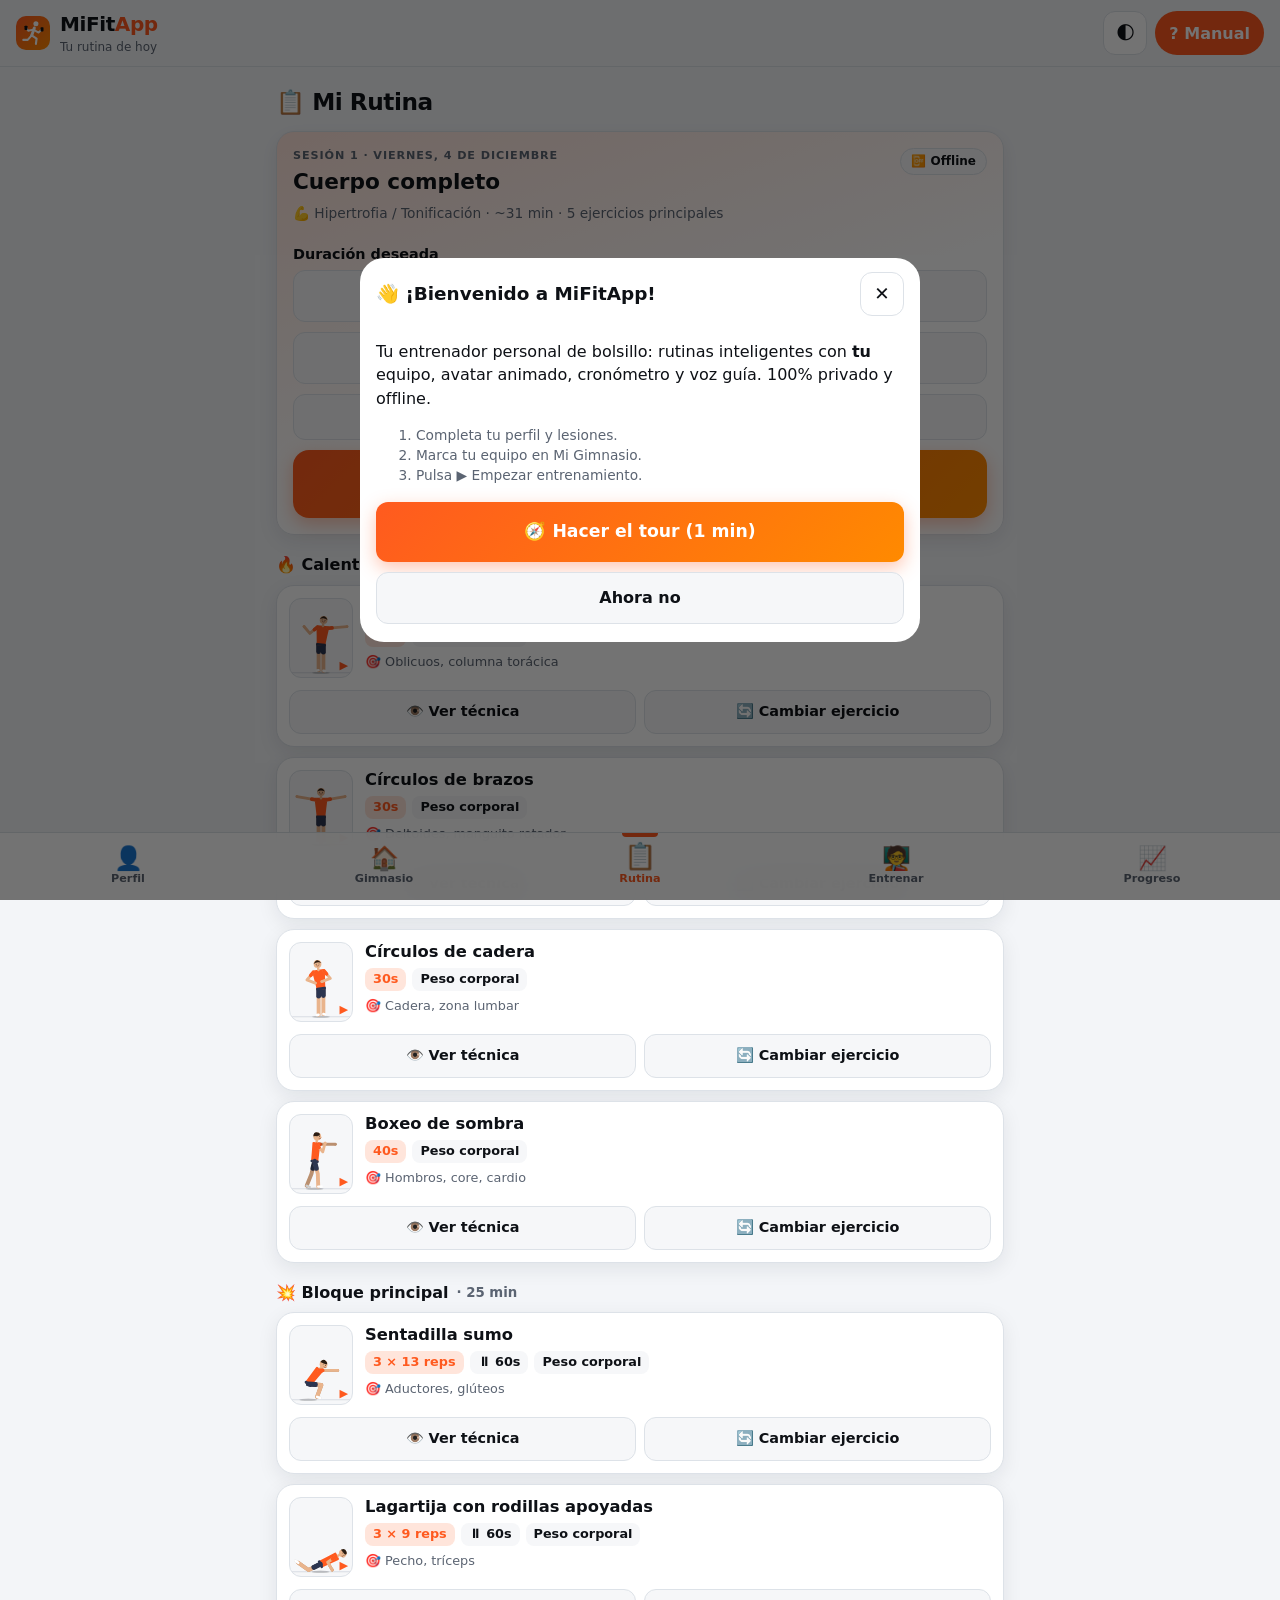
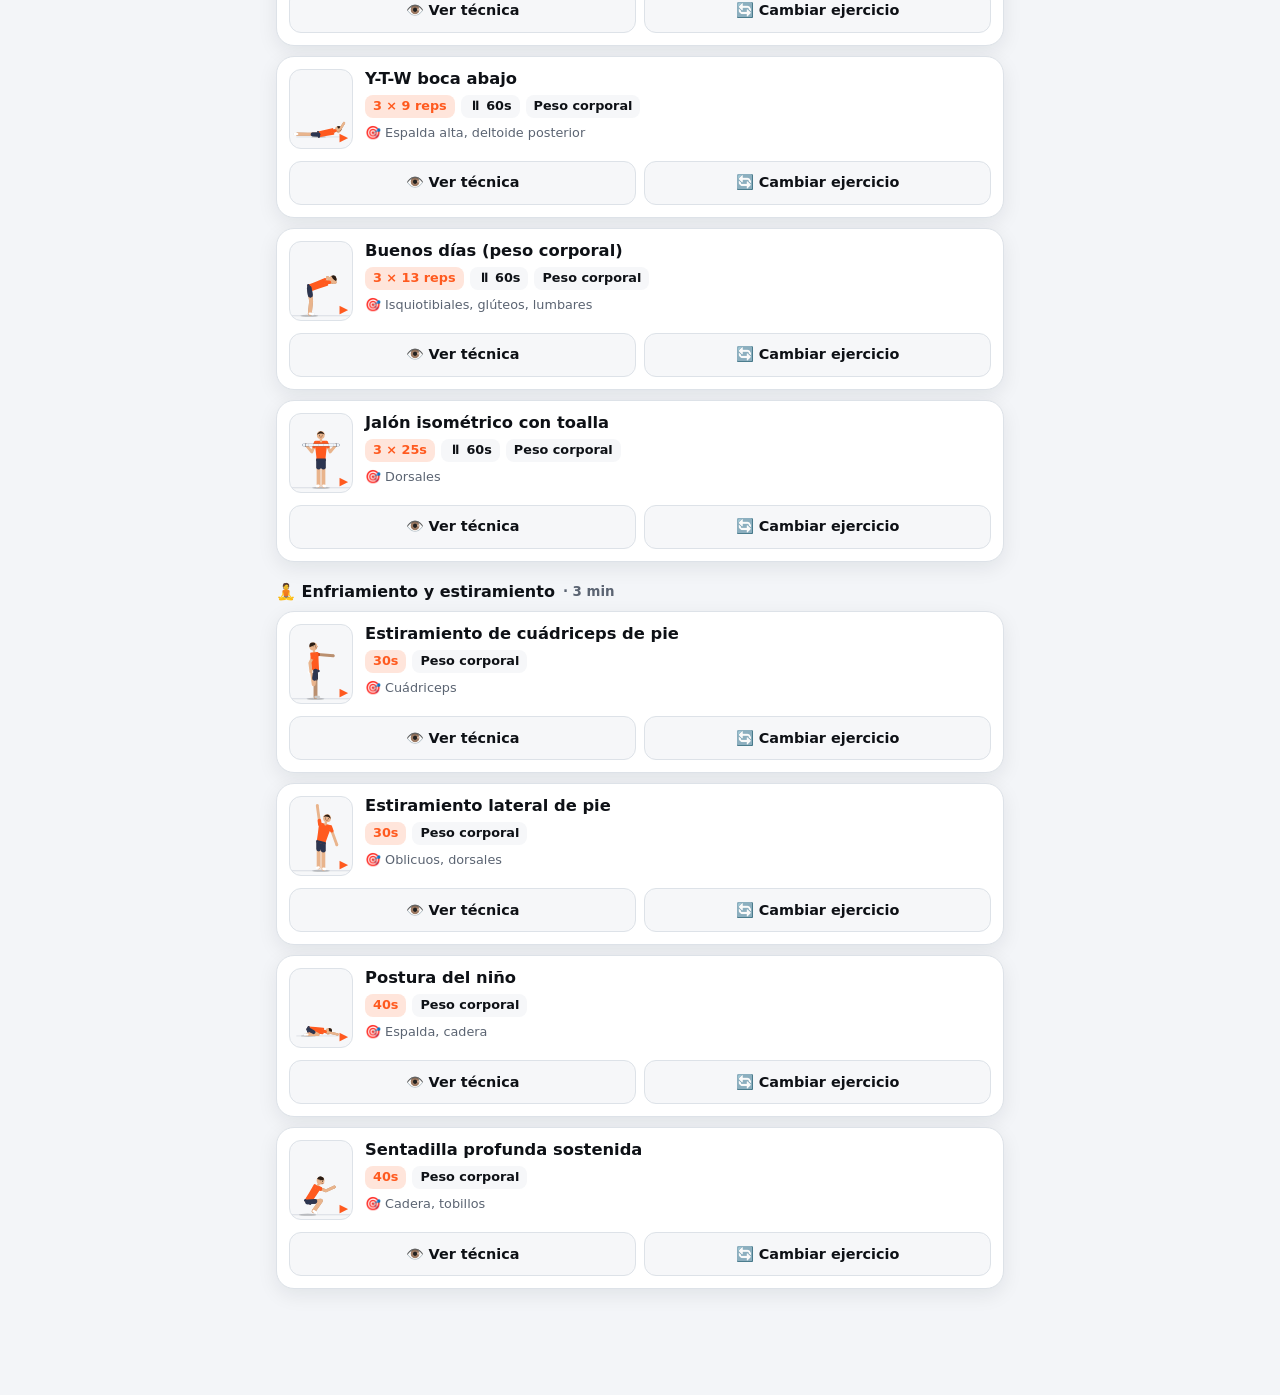
<file: index.html>
<!DOCTYPE html>
<html lang="es">
<head>
  <meta charset="UTF-8">
  <meta name="viewport" content="width=device-width, initial-scale=1, viewport-fit=cover">
  <title>MiFitApp · Entrenador personal</title>
  <meta name="description" content="Entrenamiento personalizado con tu equipo en casa: rutinas inteligentes, entrenador animado, cronómetro y voz guía. 100% offline y privado.">
  <meta name="theme-color" content="#0E1116" id="metaTheme">
  <meta name="mobile-web-app-capable" content="yes">
  <meta name="apple-mobile-web-app-capable" content="yes">
  <meta name="apple-mobile-web-app-status-bar-style" content="black-translucent">
  <meta name="apple-mobile-web-app-title" content="MiFitApp">
  <link rel="manifest" href="manifest.json">
  <link rel="icon" href="icons/icon.svg" type="image/svg+xml">
  <link rel="apple-touch-icon" href="icons/icon-192.png">
  <!-- Tema sin parpadeo: se aplica antes de pintar -->
  <script>
    (function () {
      try {
        var t = localStorage.getItem('mifit_theme') || 'auto';
        var dark = t === 'dark' || (t === 'auto' && window.matchMedia('(prefers-color-scheme: dark)').matches);
        document.documentElement.setAttribute('data-theme', dark ? 'dark' : 'light');
        document.documentElement.setAttribute('data-theme-pref', t);
      } catch (e) { document.documentElement.setAttribute('data-theme', 'dark'); }
    })();
  </script>
  <link rel="stylesheet" href="css/styles.css">
</head>
<body>
  <a class="skip" href="#main">Saltar al contenido</a>

  <!-- ===== Cabecera ===== -->
  <header class="app-header">
    <div class="brand">
      <img src="icons/icon.svg" alt="" class="brand-logo" width="34" height="34">
      <div>
        <h1>MiFit<span>App</span></h1>
        <p class="brand-sub" id="headerSub">Tu entrenador de bolsillo</p>
      </div>
    </div>
    <div class="header-actions">
      <button class="icon-btn" id="btnTheme" aria-label="Cambiar tema" title="Tema"><span id="themeIcon">🌓</span></button>
      <button class="pill-btn" id="btnManual" aria-label="Abrir manual">? Manual</button>
    </div>
  </header>

  <div id="banner" class="banner" hidden></div>

  <main id="main">
    <!-- ===================== PESTAÑA 1: PERFIL ===================== -->
    <section class="tab" id="tab-perfil" data-tab="perfil" hidden>
      <h2 class="tab-title">👤 Mi Perfil y Salud</h2>

      <div class="card">
        <h3>Datos biométricos</h3>
        <div class="grid-2">
          <label class="field"><span>Edad</span><input type="number" inputmode="numeric" id="pEdad" min="12" max="99" placeholder="30"></label>
          <label class="field"><span>Sexo</span>
            <select id="pSexo"><option value="m">Hombre</option><option value="f">Mujer</option></select>
          </label>
          <label class="field"><span>Peso (kg)</span><input type="number" inputmode="decimal" id="pPeso" min="30" max="250" step="0.1" placeholder="70"></label>
          <label class="field"><span>Estatura (cm)</span><input type="number" inputmode="numeric" id="pEstatura" min="120" max="230" placeholder="170"></label>
        </div>
        <div class="stat-row" id="bioStats"></div>
        <p class="label">Nivel de experiencia</p>
        <div class="seg" id="pNivel" role="radiogroup">
          <button data-v="principiante" role="radio">🌱 Principiante</button>
          <button data-v="intermedio" role="radio">⚡ Intermedio</button>
          <button data-v="avanzado" role="radio">🔥 Avanzado</button>
        </div>
        <p class="label">Días disponibles por semana</p>
        <div class="seg seg-num" id="pDias" role="radiogroup">
          <button data-v="2">2</button><button data-v="3">3</button><button data-v="4">4</button><button data-v="5">5</button><button data-v="6">6</button>
        </div>
        <p class="hint" id="splitHint"></p>
      </div>

      <div class="card" id="cardCuerpo">
        <h3>🧬 Tipo de cuerpo y simetría</h3>
        <p class="hint">Opcional: personaliza descansos, cardio y ejercicios de tus rutinas. Si no lo especificas, todo funciona como antes.</p>

        <div class="lbl-row">
          <label for="pSomato">Somatotipo</label>
          <button type="button" class="help-btn" id="btnSomatoAyuda" aria-expanded="false" aria-controls="somatoGuia" aria-label="Guía rápida de somatotipos">?</button>
        </div>
        <select id="pSomato" aria-describedby="somatoNota">
          <option value="">No especificado</option>
          <option value="ecto">Ectomorfo</option>
          <option value="meso">Mesomorfo</option>
          <option value="endo">Endomorfo</option>
        </select>
        <p class="hint" id="somatoNota"></p>
        <div class="help-panel" id="somatoGuia" hidden>
          <p class="help-title">Guía rápida de somatotipos</p>
          <p class="hint">Toca una tarjeta para elegir ese somatotipo. Es una clasificación orientativa: muchas personas combinan rasgos.</p>
          <div class="somato-cards" id="somatoCards">
            <button type="button" class="somato-card" data-somato="ecto" aria-pressed="false">
              <svg viewBox="0 0 48 64" aria-hidden="true"><circle cx="24" cy="8" r="5"/><path d="M19 16h10l-1 24-2 20h-4l-2-20z"/></svg>
              <span><b>Ectomorfo</b>
                <small><u>Huesos:</u> finos, hombros y caderas estrechos, extremidades largas.</small>
                <small><u>Metabolismo:</u> rápido; cuesta ganar peso y músculo.</small>
                <small><u>Silueta:</u> delgada y alargada; con entrenamiento tiende a un ligero <em>triángulo invertido</em>.</small>
                <small class="eff">En tu rutina: más ejercicios compuestos, poco cardio largo y descansos +15 s.</small></span>
            </button>
            <button type="button" class="somato-card" data-somato="meso" aria-pressed="false">
              <svg viewBox="0 0 48 64" aria-hidden="true"><circle cx="24" cy="8" r="5"/><path d="M12 16h24l-8 18v26h-8V34z"/></svg>
              <span><b>Mesomorfo</b>
                <small><u>Huesos:</u> medianos, hombros anchos y tórax amplio.</small>
                <small><u>Metabolismo:</u> eficiente; gana músculo y pierde grasa con relativa facilidad.</small>
                <small><u>Silueta:</u> <em>triángulo invertido</em> (hombros anchos, cintura estrecha).</small>
                <small class="eff">En tu rutina: balance estándar según tu objetivo.</small></span>
            </button>
            <button type="button" class="somato-card" data-somato="endo" aria-pressed="false">
              <svg viewBox="0 0 48 64" aria-hidden="true"><circle cx="24" cy="8" r="5"/><path d="M17 16h14c7 10 7 22 2 28l-3 16H18l-3-16c-5-6-5-18 2-28z"/></svg>
              <span><b>Endomorfo</b>
                <small><u>Huesos:</u> estructura ancha, caderas y torso más anchos.</small>
                <small><u>Metabolismo:</u> más lento; gana grasa con facilidad y cuesta bajarla.</small>
                <small><u>Silueta:</u> redondeada, tipo pera o manzana.</small>
                <small class="eff">En tu rutina: descansos más cortos (−10 a −15 s) y cardio de bajo impacto.</small></span>
            </button>
          </div>
        </div>

        <div class="lbl-row">
          <label for="pAsim">Asimetría en piernas</label>
          <button type="button" class="help-btn" id="btnAsimAyuda" aria-expanded="false" aria-controls="asimGuia" aria-label="Cómo se adaptan los ejercicios">?</button>
        </div>
        <select id="pAsim">
          <option value="ninguna">Ninguna</option>
          <option value="longitud">Discrepancia de longitud / pierna más corta</option>
          <option value="fuerza">Menor fuerza o movilidad en una pierna</option>
        </select>
        <div id="pAsimLadoWrap" hidden>
          <p class="label">¿Qué pierna?</p>
          <div class="seg" id="pAsimLado" role="radiogroup" aria-label="Pierna afectada">
            <button type="button" data-v="izq" role="radio">Izquierda</button>
            <button type="button" data-v="der" role="radio">Derecha</button>
          </div>
        </div>
        <p class="hint" id="asimNota"></p>
        <div class="help-panel" id="asimGuia" hidden>
          <p class="help-title">¿Cómo se adaptan los ejercicios?</p>
          <ul class="help-list">
            <li>Se favorecen ejercicios estables a una pierna: puente a una pierna, zancada estática, subir al escalón, patada de glúteo y elevación de talones.</li>
            <li>Se quitan saltos y ejercicios de impacto asimétrico alto, y se reducen los de impacto moderado.</li>
            <li>En los ejercicios de tren inferior, la tarjeta te recuerda empezar la serie con la pierna indicada y repetir lo mismo con la otra.</li>
          </ul>
          <p class="hint warn">⚠️ Este ajuste no sustituye la valoración de un médico o fisioterapeuta. Si tienes dolor o dudas, consúltalo antes de entrenar.</p>
        </div>
      </div>

      <div class="card">
        <h3>Objetivo principal</h3>
        <div class="choice-grid" id="pObjetivo"></div>
      </div>

      <div class="card">
        <h3>🚦 Semáforo de lesiones</h3>
        <p class="hint">Excluimos ejercicios de impacto o riesgo para estas zonas y los sustituimos por variantes seguras.</p>
        <div class="chips" id="pLesiones"></div>
        <p class="hint warn">⚠️ MiFitApp no sustituye a un profesional de la salud. Si tienes dolor agudo, consulta a tu médico.</p>
      </div>

      <div class="card">
        <h3>🎭 Mi entrenador</h3>
        <p class="hint">14 personajes articulados: humanos, mascotas, objetos y anatómicos. Todos hacen los mismos ejercicios y sostienen tu equipo.</p>
        <div class="gallery" id="galeriaPerfil"></div>
      </div>

      <div class="card">
        <h3>🔊 Voz, sonido y vibración</h3>
        <label class="switch-row"><span>🔊 Voz guía en español</span><input type="checkbox" id="sVoz" class="switch"></label>
        <label class="switch-row"><span>📳 Vibración</span><input type="checkbox" id="sVibra" class="switch"></label>
        <label class="switch-row"><span>🔔 Pitidos</span><input type="checkbox" id="sBeep" class="switch"></label>
        <button class="btn btn-ghost" id="btnProbarVoz">▶️ Probar voz</button>
      </div>

      <div class="card">
        <h3>✨ Inteligencia Artificial (opcional)</h3>
        <p class="hint">Pega tu API Key gratuita de <a href="https://aistudio.google.com/app/apikey" target="_blank" rel="noopener">Google AI Studio</a> para generar rutinas con Gemini 2.5 Flash. Se guarda solo en este dispositivo.</p>
        <div class="input-group">
          <input type="password" id="sApiKey" placeholder="AIza..." autocomplete="off" spellcheck="false">
          <button class="icon-btn" id="btnVerKey" aria-label="Mostrar u ocultar clave">👁️</button>
        </div>
        <div class="btn-row">
          <button class="btn btn-ghost" id="btnProbarKey">🔌 Probar conexión</button>
          <button class="btn btn-ghost" id="btnBorrarKey">🗑️ Quitar clave</button>
        </div>
        <p class="hint" id="keyStatus"></p>
      </div>

      <div class="card">
        <h3>🎨 Apariencia</h3>
        <div class="seg" id="sTema">
          <button data-v="light">☀️ Claro</button>
          <button data-v="dark">🌙 Oscuro</button>
          <button data-v="auto">🌓 Automático</button>
        </div>
      </div>

      <div class="card">
        <h3>🔍 Explorar ejercicios</h3>
        <p class="hint">Mira cualquier ejercicio en movimiento, su pose inicial y su punto máximo, con los músculos iluminados, sin esperar a que salga en una rutina.</p>
        <button class="btn btn-primary" id="btnCatalogo">🔍 Catálogo de Ejercicios (140)</button>
      </div>

      <div class="card" id="cardRespaldo">
        <h3>💾 Datos y respaldo</h3>
        <p class="hint">Todo vive en tu teléfono. Exporta un respaldo para no perder tu progreso.</p>
        <p class="hint" id="lastBackupInfo"></p>
        <div class="btn-col">
          <button class="btn btn-primary" id="btnExportar">⬇️ Descargar respaldo</button>
          <button class="btn btn-secondary" id="btnCompartir">📤 Compartir (WhatsApp / Drive)</button>
          <label class="btn btn-ghost file-btn">📂 Restaurar desde archivo<input type="file" id="fileImport" accept="application/json,.json" hidden></label>
        </div>
        <details class="mirror">
          <summary>🪞 Copias espejo automáticas (últimos 7 días)</summary>
          <div id="mirrorList" class="mirror-list"></div>
        </details>
        <button class="btn btn-danger-ghost" id="btnReset">🧨 Borrar todos mis datos</button>
      </div>
      <p class="version" id="appVersion"></p>
    </section>

    <!-- ===================== PESTAÑA 2: GIMNASIO ===================== -->
    <section class="tab" id="tab-gimnasio" data-tab="gimnasio" hidden>
      <h2 class="tab-title">🏠 Mi Gimnasio</h2>
      <p class="hint">Marca exactamente lo que tienes. La rutina usará solo ese equipo.</p>
      <div class="travel-cta">
        <button class="btn btn-accent btn-lg" id="btnViaje">🧳 Modo Viaje · Hoy solo tengo…</button>
        <p class="hint" id="travelInfo"></p>
      </div>
      <div id="equipoLista"></div>

      <!-- Herramientas extra definidas por el usuario (v1.5.0) -->
      <div class="card extra-card" id="extraCard">
        <h3>🛠️ Herramientas extra</h3>
        <div id="exLista" class="ex-lista"></div>
        <details class="ex-form" id="exForm">
          <summary>➕ Agregar equipo o herramienta extra</summary>
          <p class="hint">Registra lo que vayas comprando (tobilleras, step, discos…). Se muestra como nota en los ejercicios compatibles y se envía a la IA.</p>
          <label class="field"><span>Nombre del equipo / herramienta</span><input type="text" id="exNombre" maxlength="40" placeholder="Ej. Tobilleras con peso 2 kg" autocomplete="off"></label>
          <label class="field"><span>Especificación / carga (opcional)</span><input type="text" id="exSpec" maxlength="60" placeholder="Ej. 2 kg por tobillo" autocomplete="off"></label>
          <label class="field"><span>Compatibilidad de movimiento</span><select id="exCat"></select></label>
          <button class="btn btn-primary" id="btnExAdd">➕ Agregar</button>
        </details>
      </div>

      <div class="sticky-summary" id="equipoResumen"></div>
    </section>

    <!-- ===================== PESTAÑA 3: RUTINA ===================== -->
    <section class="tab" id="tab-rutina" data-tab="rutina" hidden>
      <h2 class="tab-title">📋 Mi Rutina</h2>
      <div class="card hero-card">
        <div class="hero-top">
          <div>
            <p class="eyebrow" id="rDiaNum">Sesión 1</p>
            <h3 id="rDiaNombre">Cuerpo completo</h3>
            <p class="hint" id="rMeta"></p>
          </div>
          <span class="badge" id="rFuente">Offline</span>
        </div>
        <p class="label">Duración deseada</p>
        <div class="seg seg-num" id="rDuracion">
          <button data-v="15">15′</button><button data-v="30">30′</button><button data-v="45">45′</button><button data-v="60">60′</button>
        </div>
        <div class="btn-row">
          <button class="btn btn-ghost" id="btnRegenerar">🔄 Nueva rutina</button>
          <button class="btn btn-ai" id="btnIA" hidden>✨ Con IA</button>
        </div>
        <button class="btn btn-ghost" id="btnEntrenadorRutina">🎭 Entrenador</button>
        <button class="btn btn-primary btn-xl" id="btnEmpezar">▶️ Empezar entrenamiento</button>
      </div>
      <div id="travelBanner" class="notice" hidden></div>
      <div id="iaExplicacion" class="notice ai" hidden></div>
      <div id="rutinaLista"></div>
    </section>

    <!-- ===================== PESTAÑA 4: ENTRENADOR ===================== -->
    <section class="tab" id="tab-entrenador" data-tab="entrenador" hidden>
      <!-- Vista previa (sin sesión activa) -->
      <div id="coachIdle">
        <h2 class="tab-title">🧑‍🏫 Entrenador en Vivo</h2>
        <div class="card coach-preview">
          <div class="avatar-box" id="avatarIdle"></div>
          <button class="btn btn-ghost" id="btnCambiarEntrenador">🎭 Cambiar entrenador</button>
          <p class="hint center" id="coachIdleInfo"></p>
          <button class="btn btn-primary btn-xl" id="btnIniciarCoach">▶️ Iniciar rutina de hoy</button>
          <p class="hint center">La pantalla se mantendrá encendida mientras entrenas.</p>
        </div>
      </div>

      <!-- Reproductor (sesión activa, pantalla completa dividida) -->
      <div id="player" class="player" hidden data-phase="prep">
        <div class="player-top">
          <button class="icon-btn" id="plClose" aria-label="Salir del entrenamiento">✕</button>
          <div class="pl-progress"><div id="plProgressBar"></div></div>
          <div class="pl-clock" aria-label="Tiempo total"><span>⏱</span> <b id="plTotal">00:00</b></div>
          <button class="icon-btn" id="plFocus" aria-label="Vista Enfoque" aria-pressed="false" title="Vista Enfoque / Estudio">🎯</button>
          <button class="icon-btn" id="plVoice" aria-label="Activar o silenciar voz">🔊</button>
        </div>

        <!-- Mitad superior: avatar -->
        <div class="pl-stage">
          <div class="pl-info">
            <p class="pl-block" id="plBlock">Calentamiento</p>
            <h2 id="plName">Prepárate</h2>
            <p class="pl-set" id="plSet"></p>
            <button class="pill-mini" id="plPosture" hidden>🧍 Postura inicial</button>
          </div>
          <!-- Vista Enfoque: series x reps (o tiempo) en grande -->
          <div class="pl-fhead" id="plFHead">
            <div class="fh-big" id="fhBig">03 x 12</div>
            <div class="fh-label" id="fhLabel">SERIES x REPS</div>
            <div class="fh-sub"><span id="fhSet"></span><span id="fhSub"></span></div>
          </div>
          <div class="avatar-box pl-avatar" id="avatarLive"></div>
          <!-- Guía visual de postura (preparación de 10 s o consulta) -->
          <div class="pl-guide" id="plGuide">
            <div class="ab-toggle" id="plAB" role="group" aria-label="Alternar pose">
              <button data-ab="A">A · Pose inicial</button>
              <button data-ab="B">B · Punto máximo</button>
            </div>
            <p class="ab-chip" id="plHoldChip" hidden>⏸ Cuenta en pausa mientras revisas la técnica</p>
            <div class="tech" id="plTech">
              <div class="tech-row"><span class="tech-n">1</span><div><b>Posición inicial</b><p id="techIni"></p></div></div>
              <div class="tech-row"><span class="tech-n">2</span><div><b>Ejecución</b><p id="techEje"></p></div></div>
              <div class="tech-row err"><span class="tech-n">!</span><div><b>Error común a evitar</b><p id="techErr"></p></div></div>
            </div>
          </div>
          <div class="pl-tip">
            <p id="plMuscles"></p>
            <p id="plTip"></p>
          </div>
        </div>

        <!-- Mitad inferior: cronómetro + controles -->
        <div class="pl-panel">
          <div class="pl-timer-row">
            <div class="ring-wrap">
              <svg viewBox="0 0 120 120" class="ring" aria-hidden="true">
                <circle cx="60" cy="60" r="52" class="ring-bg"/>
                <circle cx="60" cy="60" r="52" class="ring-fg" id="plRing"/>
              </svg>
              <div class="ring-center">
                <div class="ring-num" id="plTime">00:05</div>
                <div class="ring-label" id="plLabel">Prepárate</div>
              </div>
            </div>
            <div class="pl-side">
              <div class="next-card" id="plNext" hidden>
                <p class="eyebrow" id="plNextEye">Siguiente</p>
                <p class="next-name" id="plNextName"></p>
                <p class="hint" id="plNextMeta"></p>
              </div>
              <div class="rpe" id="plRpe" hidden>
                <p class="eyebrow">¿Cómo se sintió <span id="plRpeName"></span>?</p>
                <div class="rpe-btns">
                  <button data-rpe="facil">😌 Fácil</button>
                  <button data-rpe="justo">👌 Justo</button>
                  <button data-rpe="pesado">🥵 Muy pesado</button>
                </div>
              </div>
            </div>
          </div>

          <div class="pl-actions">
            <div id="plGoWrap" hidden><button class="btn btn-go" id="plGo">⏭️ Empezar ya</button></div>
            <button class="btn btn-done" id="plDone" hidden>✅ Serie completada</button>
            <div class="rest-ctrl" id="plRestCtrl" hidden>
              <button class="btn btn-ghost" id="plMinus">−15s</button>
              <button class="btn btn-ghost" id="plPlus">+15s</button>
              <button class="btn btn-rest" id="plSkip">Saltar descanso ⏭</button>
            </div>
          </div>
          <div class="pl-controls">
            <button class="ctrl" id="plPrev" aria-label="Anterior">⏮</button>
            <button class="ctrl ctrl-main" id="plPause" aria-label="Pausar">⏸</button>
            <button class="ctrl" id="plNextBtn" aria-label="Siguiente">⏭</button>
          </div>
        </div>

        <!-- Diálogo de salida -->
        <div class="pl-exit" id="plExit" hidden>
          <div class="pl-exit-card">
            <h3>¿Terminar el entrenamiento?</h3>
            <p class="hint">Puedes guardar lo que llevas o seguir entrenando.</p>
            <button class="btn btn-primary btn-lg" id="plExitContinue">💪 Seguir entrenando</button>
            <button class="btn btn-secondary btn-lg" id="plExitSave">💾 Terminar y guardar</button>
            <button class="btn btn-danger-ghost" id="plExitDiscard">Salir sin guardar</button>
          </div>
        </div>
      </div>
    </section>

    <!-- ===================== PESTAÑA 5: PROGRESO ===================== -->
    <section class="tab" id="tab-progreso" data-tab="progreso" hidden>
      <h2 class="tab-title">📈 Progreso</h2>
      <div class="kpis" id="kpis"></div>

      <div class="card">
        <div class="card-head">
          <button class="icon-btn" id="calPrev" aria-label="Mes anterior">‹</button>
          <h3 id="calTitle">Mes</h3>
          <button class="icon-btn" id="calNext" aria-label="Mes siguiente">›</button>
        </div>
        <div class="calendar" id="calendar"></div>
      </div>

      <div class="card">
        <h3>📏 Peso y medidas</h3>
        <div class="grid-2">
          <label class="field"><span>Fecha</span><input type="date" id="mFecha"></label>
          <label class="field"><span>Peso (kg)</span><input type="number" inputmode="decimal" step="0.1" id="mPeso"></label>
          <label class="field"><span>Cintura (cm)</span><input type="number" inputmode="decimal" step="0.1" id="mCintura"></label>
          <label class="field"><span>Cadera (cm)</span><input type="number" inputmode="decimal" step="0.1" id="mCadera"></label>
          <label class="field"><span>Brazo (cm)</span><input type="number" inputmode="decimal" step="0.1" id="mBrazo"></label>
          <label class="field"><span>Muslo (cm)</span><input type="number" inputmode="decimal" step="0.1" id="mMuslo"></label>
        </div>
        <button class="btn btn-primary" id="btnGuardarMedida">💾 Guardar medidas</button>
        <div class="seg seg-sm" id="chartMetric">
          <button data-v="peso">Peso</button><button data-v="cintura">Cintura</button><button data-v="cadera">Cadera</button><button data-v="brazo">Brazo</button><button data-v="muslo">Muslo</button>
        </div>
        <div id="chart" class="chart"></div>
        <div class="chart" id="chartKcal"></div>
      </div>

      <div class="card">
        <h3>🗓️ Historial</h3>
        <div id="historial" class="history"></div>
      </div>

      <div class="card">
        <h3>📘 Manual interactivo</h3>
        <button class="btn btn-secondary" id="btnTour2">🧭 Iniciar tour guiado (7 pasos)</button>
        <button class="btn btn-ghost" id="btnCatalogo2">🔍 Catálogo de Ejercicios (140)</button>
        <div id="faq" class="faq"></div>
      </div>
    </section>
  </main>

  <!-- ===== Navegación inferior ===== -->
  <nav class="bottom-nav" aria-label="Navegación principal">
    <button data-nav="perfil"><span class="ni">👤</span><span class="nl">Perfil</span></button>
    <button data-nav="gimnasio"><span class="ni">🏠</span><span class="nl">Gimnasio</span></button>
    <button data-nav="rutina"><span class="ni">📋</span><span class="nl">Rutina</span></button>
    <button data-nav="entrenador"><span class="ni">🧑‍🏫</span><span class="nl">Entrenar</span></button>
    <button data-nav="progreso"><span class="ni">📈</span><span class="nl">Progreso</span></button>
  </nav>

  <!-- ===== Modal genérico ===== -->
  <div class="modal" id="modal" hidden role="dialog" aria-modal="true" aria-labelledby="modalTitle">
    <div class="modal-card">
      <div class="modal-head">
        <h3 id="modalTitle"></h3>
        <button class="icon-btn" id="modalClose" aria-label="Cerrar">✕</button>
      </div>
      <div class="modal-body" id="modalBody"></div>
    </div>
  </div>

  <!-- ===== Diálogo propio (reemplaza confirm() / alert() del navegador) ===== -->
  <div class="dlg" id="dlg" hidden role="alertdialog" aria-modal="true" aria-labelledby="dlgTitle" aria-describedby="dlgMsg">
    <div class="dlg-card">
      <h3 id="dlgTitle">MiFitApp</h3>
      <p id="dlgMsg"></p>
      <div class="dlg-actions">
        <button class="btn btn-ghost" id="dlgCancel" type="button">Cancelar</button>
        <button class="btn btn-primary" id="dlgOk" type="button">Aceptar</button>
      </div>
    </div>
  </div>

  <!-- ===== Tour guiado ===== -->
  <div class="tour" id="tour" hidden>
    <div class="tour-spot" id="tourSpot"></div>
    <div class="tour-card" id="tourCard">
      <p class="eyebrow" id="tourStep"></p>
      <h3 id="tourTitle"></h3>
      <p id="tourText"></p>
      <div class="btn-row">
        <button class="btn btn-ghost" id="tourPrev">Anterior</button>
        <button class="btn btn-primary" id="tourNext">Siguiente</button>
      </div>
      <button class="link-btn" id="tourSkip">Saltar tour</button>
    </div>
  </div>

  <!-- ===== Catálogo / Visor de ejercicios (pantalla completa) ===== -->
  <div class="catalog" id="catalog" hidden role="dialog" aria-modal="true" aria-label="Catálogo de ejercicios">
    <div class="cat-head">
      <button class="icon-btn" id="catClose" aria-label="Cerrar catálogo">✕</button>
      <h2>🔍 Catálogo <small id="catCount"></small></h2>
    </div>
    <div class="cat-scroll">
      <div class="cat-controls">
        <input type="search" id="catQ" class="full" placeholder="Buscar por nombre…" autocomplete="off" aria-label="Buscar ejercicio">
        <select id="catMus" aria-label="Filtrar por músculo"></select>
        <select id="catEq" aria-label="Filtrar por equipo"></select>
        <select id="catChar" class="full" aria-label="Avatar del visor"></select>
      </div>
      <div class="cat-viewer" id="catViewer">
        <div class="cat-fs-head">
          <div class="cat-fs-title"><b id="catFsName"></b><small id="catFsMus"></small></div>
          <button class="icon-btn" id="catFsExit" aria-label="Salir de pantalla completa">✕</button>
        </div>
        <div class="cat-stage" id="catStage">
          <div class="avatar-box cat-av" id="catAvatar"></div>
          <button class="cat-fs-btn" id="catFsBtn" aria-label="Ver en pantalla completa" title="Pantalla completa">⛶</button>
        </div>
        <div class="cat-nav">
          <button class="icon-btn" id="catPrev" aria-label="Ejercicio anterior">◀</button>
          <div class="cat-title"><b id="catName"></b><small id="catMeta"></small></div>
          <button class="icon-btn" id="catNext" aria-label="Ejercicio siguiente">▶</button>
        </div>
        <div class="cat-modes" id="catModes" role="group" aria-label="Vista del ejercicio">
          <button data-cm="move" class="on">▶ Movimiento</button>
          <button data-cm="A">A<span class="cm-long"> · Pose inicial</span></button>
          <button data-cm="B">B<span class="cm-long"> · Punto máximo</span></button>
          <button data-cm="guide" class="on" aria-pressed="true">📍 Guía</button>
        </div>
        <div class="cat-mus" id="catMusChips"></div>
      </div>
      <div class="cat-tech" id="catTech"></div>
      <div class="cat-list" id="catList"></div>
    </div>
  </div>

  <div class="toast" id="toast" role="status" aria-live="polite"></div>

  <script src="js/ejercicios.js"></script>
  <script src="js/avatar.js"></script>
  <script src="js/app.js"></script>
</body>
</html>
</file>
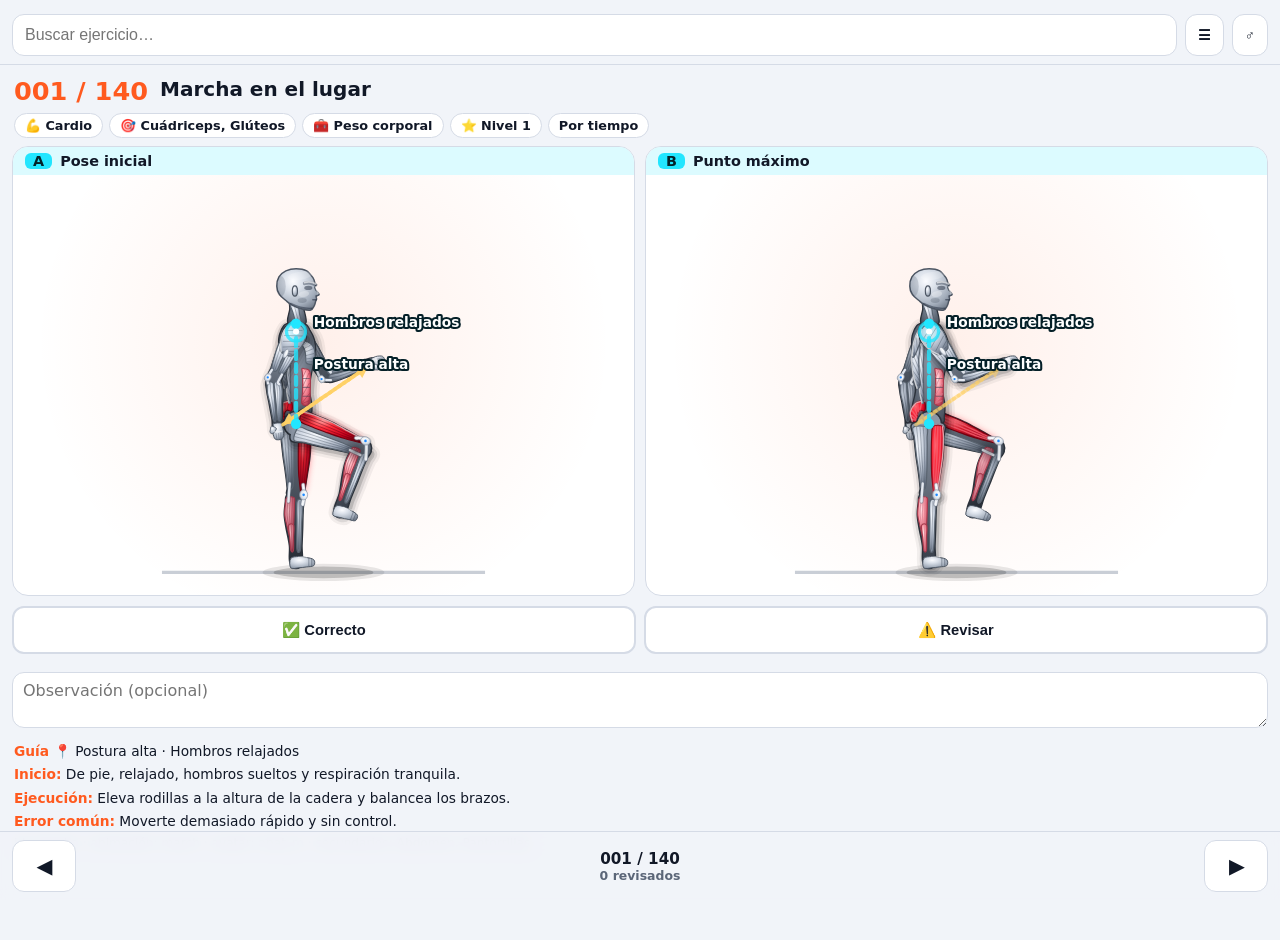
<file: auditoria-140-ejercicios.html>
<!doctype html>
<html lang="es">
<head>
<meta charset="utf-8">
<meta name="viewport" content="width=device-width, initial-scale=1, viewport-fit=cover">
<meta name="color-scheme" content="light dark">
<title>Auditoría · 140 ejercicios</title>
<style>
:root { --bg:#f1f4f9; --card:#fff; --text:#111827; --muted:#5b6678; --line:#d5dbe6; --brand:#ff5a1f; --cy:#22e6ff; --ok:#16a34a; --warn:#d97706;
  --av-skin: #e9b48c; --av-skin-d: #c78e66;
  --av-shirt: #ff5a1f; --av-shirt-d: #c8410f;
  --av-shorts: #1f2a44; --av-shorts-d: #141c30;
  --av-shoe: #ffffff; --av-shoe-d: #b9c0ca;
  --av-hair: #2b1d14; --av-ground: rgba(100, 116, 139, .35); }
@media (prefers-color-scheme: dark) { :root { --bg:#0e1420; --card:#171f2e; --text:#e8edf6; --muted:#9aa6bb; --line:#2a3550; } }
* { box-sizing: border-box; -webkit-tap-highlight-color: transparent; }
html, body { margin: 0; background: var(--bg); color: var(--text); font-family: system-ui, -apple-system, "Segoe UI", Roboto, sans-serif; }
body { padding: calc(8px + env(safe-area-inset-top)) 0 calc(84px + env(safe-area-inset-bottom)); }
/* ---- avatar (copiado de css/styles.css) ---- */
.avatar-svg { width: 100%; height: 100%; display: block; }
.av-leg, .av-arm { stroke: var(--av-skin); stroke-linecap: round; stroke-linejoin: round; }
.av-leg { stroke-width: var(--av-leg-w, 13); } .av-arm { stroke-width: var(--av-arm-w, 9.5); }
.av-leg.far, .av-arm.far { stroke: var(--av-skin-d); }
.av-shorts { stroke: var(--av-shorts); stroke-linecap: round; } .av-shorts.far { stroke: var(--av-shorts-d); }
.av-sleeve { stroke: var(--av-shirt); stroke-linecap: round; } .av-sleeve.far { stroke: var(--av-shirt-d); }
.av-shoe { stroke: var(--av-shoe); stroke-linecap: round; } .av-shoe.far { stroke: var(--av-shoe-d); }
.av-hand { fill: var(--av-skin); } .av-hand.far { fill: var(--av-skin-d); }
.av-shirt { fill: var(--av-shirt); stroke: var(--av-shirt); stroke-width: var(--av-shirt-w, 7); stroke-linejoin: round; }
.av-belt { stroke: var(--av-shorts); stroke-width: 9; stroke-linecap: round; }
.av-skin { fill: var(--av-skin); } .av-skin-l { stroke: var(--av-skin); stroke-linecap: round; }
.av-hair { fill: var(--av-hair); } .av-eye { fill: #1a1a1a; }
.av-mouth { stroke: #7a3b2a; stroke-width: 1.6; fill: none; stroke-linecap: round; }
.av-ground { stroke: var(--av-ground); stroke-width: 2; } .av-shadow { fill: rgba(0,0,0,.18); }
.av-metal { fill: #64748b; } .av-metal-l { stroke: #64748b; stroke-linecap: round; }
.av-plate { fill: #273040; } :root[data-theme="dark"] .av-plate { fill: #0b1220; stroke: #475569; stroke-width: 1; }
.av-handle { stroke: #273040; stroke-width: 4; fill: none; }
.av-band { stroke: #22c55e; stroke-linecap: round; } .av-band.far { stroke: #15803d; }
.av-band-p { stroke: #22c55e; stroke-width: 3; fill: none; } .av-band-p.far { stroke: #15803d; }
.av-rope { stroke: #eab308; stroke-width: 2.5; fill: none; }
.av-ball { fill: #8b5cf6; } .av-ball-l { stroke: #5b21b6; stroke-width: 1.5; fill: none; }
.av-strap { stroke: #eab308; stroke-linecap: round; } .av-strap.far { stroke: #a16207; }
.av-post { fill: #94a3b8; } .av-wall { fill: rgba(148, 163, 184, .22); } .av-chair { fill: #b45309; }
.avatar-svg.floor { overflow: visible; }
/* ---- visor ---- */
.top { position: sticky; top: 0; z-index: 10; background: var(--bg); padding: 6px 12px 8px; border-bottom: 1px solid var(--line); display: flex; gap: 8px; align-items: center; }
.top input { flex: 1; min-width: 0; height: 42px; border-radius: 12px; border: 1.5px solid var(--line); background: var(--card); color: var(--text); padding: 0 12px; font-size: 16px; }
.top button, .bar button { min-height: 42px; border-radius: 12px; border: 1.5px solid var(--line); background: var(--card); color: var(--text); font-weight: 800; font-size: .85rem; padding: 0 12px; }
.top button.on { background: var(--brand); border-color: var(--brand); color: #fff; }
.hd { padding: 12px 14px 4px; display: flex; gap: 12px; align-items: flex-start; }
.num { font-size: 1.6rem; font-weight: 900; color: var(--brand); font-variant-numeric: tabular-nums; line-height: 1.1; white-space: nowrap; }
.hd h1 { margin: 0; font-size: 1.25rem; line-height: 1.2; }
.chips { display: flex; flex-wrap: wrap; gap: 6px; padding: 4px 14px 8px; }
.chip { font-size: .8rem; font-weight: 700; background: var(--card); border: 1px solid var(--line); border-radius: 999px; padding: 4px 10px; }
.pair { display: grid; grid-template-columns: 1fr; gap: 10px; padding: 0 12px; }
.panel { background: var(--card); border: 1px solid var(--line); border-radius: 16px; overflow: hidden; }
.panel .cap { padding: 6px 12px; font-weight: 800; font-size: .9rem; background: color-mix(in srgb, var(--cy) 16%, var(--card)); display: flex; align-items: center; gap: 8px; }
.panel .cap b { background: var(--cy); color: #032229; border-radius: 6px; padding: 0 8px; }
.av { width: 100%; aspect-ratio: 200 / 260; max-height: 78vh; background: radial-gradient(circle at 50% 40%, color-mix(in srgb, var(--brand) 9%, transparent), transparent 72%); }
.av svg { width: 100%; height: 100%; display: block; }
@media (orientation: landscape) { .pair { grid-template-columns: 1fr 1fr; } .av { aspect-ratio: auto; height: min(70vh, 420px); max-height: none; } }
.tech { padding: 10px 14px 0; font-size: .86rem; line-height: 1.4; color: var(--text); }
.tech p { margin: 4px 0; } .tech b { color: var(--brand); } .tech .id { color: var(--muted); font-size: .76rem; }
.mark { display: flex; gap: 8px; padding: 10px 12px 0; }
.mark button { flex: 1; min-height: 48px; border-radius: 12px; border: 2px solid var(--line); background: var(--card); color: var(--text); font-weight: 800; font-size: .92rem; }
.mark button.ok.on { background: var(--ok); border-color: var(--ok); color: #fff; } .mark button.bad.on { background: var(--warn); border-color: var(--warn); color: #fff; }
.mark textarea { width: 100%; margin-top: 8px; min-height: 56px; border-radius: 12px; border: 1.5px solid var(--line); background: var(--card); color: var(--text); padding: 8px 10px; font-size: 16px; font-family: inherit; }
.bar { position: fixed; left: 0; right: 0; bottom: 0; z-index: 20; display: grid; grid-template-columns: 64px 1fr 64px; gap: 8px; padding: 8px 12px calc(8px + env(safe-area-inset-bottom)); background: color-mix(in srgb, var(--bg) 92%, transparent); backdrop-filter: blur(8px); -webkit-backdrop-filter: blur(8px); border-top: 1px solid var(--line); }
.bar button { min-height: 52px; font-size: 1.2rem; }
.bar .mid { display: flex; flex-direction: column; align-items: center; justify-content: center; font-size: .78rem; color: var(--muted); font-weight: 700; }
.bar .mid b { color: var(--text); font-size: .95rem; }
.sheet { position: fixed; inset: 0; z-index: 30; background: var(--bg); overflow: auto; padding: calc(10px + env(safe-area-inset-top)) 12px 90px; }
.sheet[hidden] { display: none; }
.sheet .row { display: flex; gap: 10px; align-items: center; width: 100%; text-align: left; min-height: 48px; padding: 6px 12px; border-radius: 12px; border: 1px solid var(--line); background: var(--card); color: var(--text); margin-bottom: 6px; font-size: .92rem; }
.sheet .row small { color: var(--muted); display: block; } .sheet .row .st { margin-left: auto; font-size: 1.1rem; }
.sheet h2 { margin: 4px 0 10px; font-size: 1.1rem; }
.sheet .acts { display: flex; gap: 8px; margin-bottom: 10px; flex-wrap: wrap; } .sheet .acts button { min-height: 44px; border-radius: 12px; border: 1.5px solid var(--line); background: var(--card); color: var(--text); font-weight: 800; padding: 0 14px; }
</style>
</head>
<body>
<div class="top">
  <input id="q" type="search" placeholder="Buscar ejercicio…" autocomplete="off" aria-label="Buscar ejercicio">
  <button id="btnList" aria-label="Lista y resumen">☰</button>
  <button id="btnChar" aria-label="Cambiar avatar">♂</button>
</div>
<main id="view"></main>
<nav class="bar">
  <button id="prev" aria-label="Anterior">◀</button>
  <div class="mid"><b id="pos">001 / 140</b><span id="cnt"></span></div>
  <button id="next" aria-label="Siguiente">▶</button>
</nav>
<section class="sheet" id="sheet" hidden></section>
<script>/* =========================================================================
   MiFitApp · avatar.js
   Motor de renderizado SVG del entrenador virtual (cinemática directa 2D).
   - Esqueleto articulado: torso, cabeza, brazos (hombro/codo), piernas (cadera/rodilla).
   - Cada animación es una lista de poses clave (ángulos en grados) que se
     interpolan con suavizado coseno en bucle.
   - Vista 'side' (perfil, mirando a la derecha) o 'f' (frente).
   Convención de ángulos (mundo): 0 = hacia abajo, 90 = hacia adelante (+x),
   180 = hacia arriba, -90 = hacia atrás.
     t   inclinación del torso (0 = erguido, 90 = horizontal hacia adelante)
     hd  giro extra de la cabeza
     sL/sR  ángulo del brazo (hombro)      eL/eR  flexión del codo (antebrazo = s + e)
     hL/hR  ángulo del muslo (cadera)      kL/kR  flexión de rodilla (espinilla = h - k)
     j   elevación vertical (saltos) en px
   L = lado lejano (más oscuro), R = lado cercano.
   ========================================================================= */
(function (global) {
  'use strict';

  const W = 200, H = 260, GROUND = 246, BAR_Y = 34;
  const FALLBACK_ANIM = 'march'; // se usa si un ejercicio no tiene pose definida
  const L = { T: 62, NECK: 8, R: 13, UA: 33, FA: 30, TH: 44, SH: 42, FT: 11 };
  const KEYS = ['t', 'hd', 'sL', 'eL', 'sR', 'eR', 'hL', 'kL', 'hR', 'kR', 'j'];

  // ---------- Biblioteca de animaciones ----------
  const plankUp = { t: 63, hL: -63, hR: -63, sL: 0, sR: 0 };
  const quad = { t: 90, sL: 0, sR: 0, hL: 0, hR: 0, kL: 90, kR: 90 };
  const supineBent = { t: 270, hL: 135, hR: 135, kL: 110, kR: 110 };
  const squatLow = { t: 38, hL: 85, hR: 85, kL: 105, kR: 105 };
  const merge = (...o) => Object.assign({}, ...o);

  const ANIMS = {
    breathe: { view: 'f', dur: 3200, kf: [{ sL: 8, sR: 8, eL: 6, eR: 6 }, { sL: 11, sR: 11, eL: 10, eR: 10, j: 1 }] },
    march: { dur: 1300, kf: [{ hR: 70, kR: 90, sL: 35, eL: 70, sR: -25, eR: 30 }, { hL: 70, kL: 90, sR: 35, eR: 70, sL: -25, eL: 30 }] },
    highknees: { dur: 650, kf: [{ hR: 95, kR: 100, sL: 40, eL: 80, sR: -30, eR: 40, j: 6 }, { hL: 95, kL: 100, sR: 40, eR: 80, sL: -30, eL: 40, j: 6 }] },
    buttkick: { dur: 650, kf: [{ hR: -10, kR: 150, sL: 30, eL: 80, sR: -20, eR: 80, j: 4 }, { hL: -10, kL: 150, sR: 30, eR: 80, sL: -20, eL: 80, j: 4 }] },
    jack: { view: 'f', dur: 900, kf: [{ sL: 8, sR: 8 }, { sL: 90, sR: 90, hL: 12, hR: 12, j: 14 }, { sL: 165, sR: 165, hL: 22, hR: 22, j: 2 }, { sL: 90, sR: 90, hL: 12, hR: 12, j: 14 }] },
    jacklow: { view: 'f', dur: 2400, kf: [{ sL: 8, sR: 8 }, { sL: 160, sR: 160, hR: 24 }, { sL: 8, sR: 8 }, { sL: 160, sR: 160, hL: 24 }] },
    sidestep: { view: 'f', dur: 1300, kf: [{ hL: 6, hR: 18, sL: 20, sR: 20 }, { hL: 18, hR: 6, sL: 20, sR: 20 }] },
    abduction: { view: 'f', dur: 1800, kf: [{ sL: 15, sR: 15 }, { sL: 15, sR: 15, hR: 38, t: -5 }] },
    armcircles: { view: 'f', dur: 1100, kf: [{ sL: 80, sR: 80, j: 0 }, { sL: 92, sR: 92, eL: 10, eR: 10 }, { sL: 100, sR: 100 }, { sL: 88, sR: 88, eL: -10, eR: -10 }] },
    twist: { view: 'f', dur: 1700, kf: [{ sL: 95, sR: 50, eR: 90, t: -6 }, { sR: 95, sL: 50, eL: 90, t: 6 }] },
    hipcircle: { view: 'f', dur: 2200, kf: [{ t: 8, sL: 40, sR: 40, eL: -110, eR: -110 }, { t: 0, sL: 40, sR: 40, eL: -110, eR: -110, j: 2 }, { t: -8, sL: 40, sR: 40, eL: -110, eR: -110 }, { t: 0, sL: 40, sR: 40, eL: -110, eR: -110, j: 0 }] },
    legswing: { dur: 1500, kf: [{ hR: 65, sL: 70, sR: 10 }, { hR: -35, sL: 70, sR: 10 }] },
    shadowbox: { dur: 700, kf: [{ hR: 14, hL: -14, kR: 12, kL: 8, sR: 90, eR: 0, sL: 40, eL: 125, t: 6 }, { hR: 14, hL: -14, kR: 12, kL: 8, sL: 90, eL: 0, sR: 40, eR: 125, t: 6 }] },
    squat: { dur: 2400, kf: [{ sL: 10, sR: 10 }, merge(squatLow, { sL: 90, sR: 90 })] },
    squathold: { dur: 3500, kf: [merge(squatLow, { t: 30, hL: 95, hR: 95, kL: 130, kR: 130, sL: 70, sR: 70, eL: 40, eR: 40 }), merge(squatLow, { t: 32, hL: 95, hR: 95, kL: 130, kR: 130, sL: 70, sR: 70, eL: 45, eR: 45, hd: 4 })] },
    goblet: { dur: 2400, kf: [{ sL: 15, sR: 15, eL: 135, eR: 135 }, merge(squatLow, { sL: 30, sR: 30, eL: 135, eR: 135 })] },
    jumpsquat: { dur: 1200, kf: [merge(squatLow, { sL: -30, sR: -30 }), { sL: 150, sR: 150, j: 22 }, { sL: 20, sR: 20 }] },
    thruster: { dur: 2300, kf: [merge(squatLow, { sL: 25, sR: 25, eL: 150, eR: 150 }), { sL: 25, sR: 25, eL: 150, eR: 150 }, { sL: 176, sR: 176 }] },
    wallsit: { dur: 3600, wall: 'back', kf: [{ hL: 90, hR: 90, kL: 90, kR: 90, sL: 15, sR: 15 }, { hL: 90, hR: 90, kL: 90, kR: 90, sL: 18, sR: 18, hd: 3 }] },
    boxsquat: { dur: 2600, chair: 'seat', kf: [{ sL: 10, sR: 10 }, { t: 30, hL: 80, hR: 80, kL: 85, kR: 85, sL: 90, sR: 90 }] },
    lunge: { dur: 2400, kf: [{ sL: 5, sR: 5, hR: 25, hL: -20, kL: 10 }, { t: 4, hR: 82, kR: 88, hL: -18, kL: 82, sL: 5, sR: 5 }] },
    hinge: { dur: 2600, kf: [{ sL: 2, sR: 2 }, { t: 75, hL: 12, hR: 12, kL: 18, kR: 18, sL: 0, sR: 0 }] },
    goodmorning: { dur: 2600, armRel: true, kf: [{ sL: 160, sR: 160, eL: 150, eR: 150 }, { t: 70, hL: 8, hR: 8, kL: 14, kR: 14, sL: 160, sR: 160, eL: 150, eR: 150 }] },
    singlerdl: { dur: 2800, kf: [{ sL: 2, sR: 2 }, { t: 80, hL: -80, kL: 0, hR: 8, kR: 14, sL: 0, sR: 0 }] },
    swing: { dur: 1400, kf: [{ t: 65, hL: 15, hR: 15, kL: 28, kR: 28, sL: -25, sR: -25 }, { t: -4, sL: 92, sR: 92 }] },
    row: { dur: 2000, kf: [{ t: 60, hL: 20, hR: 20, kL: 25, kR: 25, sL: 0, sR: 0 }, { t: 60, hL: 20, hR: 20, kL: 25, kR: 25, sL: -55, eL: 55, sR: -55, eR: 55 }] },
    supportedrow: { dur: 2000, chair: 'hand', kf: [{ t: 70, hL: 10, hR: -10, kL: 15, kR: 5, sL: 0, sR: 0 }, { t: 70, hL: 10, hR: -10, kL: 15, kR: 5, sL: 0, sR: -55, eR: 55 }] },
    bandrow: { dur: 2000, band: 'front', kf: [{ sL: 85, sR: 85, hR: 10, kR: 12, hL: 10, kL: 12 }, { sL: -60, eL: 150, sR: -60, eR: 150, hR: 10, kR: 12, hL: 10, kL: 12 }] },
    chestpress: { dur: 2000, band: 'back', kf: [{ sL: -60, eL: 150, sR: -60, eR: 150, hR: 18, hL: -12, kR: 10 }, { sL: 85, sR: 85, hR: 18, hL: -12, kR: 10 }] },
    pulldown: { dur: 2200, band: 'top', kf: [{ sL: 172, sR: 172 }, { sL: 12, eL: 160, sR: 12, eR: 160 }] },
    trxrow: { dur: 2200, trx: true, kf: [{ t: -32, hL: 32, hR: 32, sL: 105, sR: 105 }, { t: -14, hL: 14, hR: 14, sL: 20, eL: 120, sR: 20, eR: 120 }] },
    pullup: { dur: 2400, anchor: 'hands', bar: true, kf: [{ sL: 178, sR: 178, hL: -8, hR: -8, kL: 50, kR: 50 }, { sL: 22, eL: 152, sR: 22, eR: 152, hL: -8, hR: -8, kL: 50, kR: 50, hd: -8 }] },
    deadhang: { dur: 3000, anchor: 'hands', bar: true, kf: [{ sL: 178, sR: 178, hL: 0, hR: 4, kR: 10 }, { sL: 177, sR: 177, hL: 2, hR: 6, kR: 14, hd: -3 }] },
    pushup: { dur: 2000, kf: [plankUp, { t: 80, hL: -80, hR: -80, sL: -42, eL: 70, sR: -42, eR: 70 }] },
    // Rodillas apoyadas en el piso (pivote), pantorrillas y pies levantados hacia atrás (tibia fija a ~35° sobre el suelo);
    // manos y rodillas quedan a la misma altura en A y en B, y la distancia mano-rodilla se conserva.
    kneepushup: { dur: 2000, pf: true, kf: [{ t: 51.4, hL: -51.4, hR: -51.4, kL: 73.6, kR: 73.6, sL: 0, sR: 0 }, { t: 64, hL: -64, hR: -64, kL: 61, kR: 61, sL: -55.7, eL: 86.7, sR: -55.7, eR: 86.7 }] },
    inclinepushup: { dur: 2000, chair: 'hand', kf: [{ t: 46, hL: -46, hR: -46, sL: 0, sR: 0 }, { t: 56, hL: -56, hR: -56, sL: -45, eL: 75, sR: -45, eR: 75 }] },
    wallpushup: { dur: 2000, wall: 'hand', kf: [{ t: 20, hL: -20, hR: -20, sL: 80, sR: 80 }, { t: 26, hL: -26, hR: -26, sL: 30, eL: 95, sR: 30, eR: 95 }] },
    pike: { dur: 2200, kf: [{ t: 138, hL: -42, hR: -42, sL: 42, sR: 42 }, { t: 150, hL: -40, hR: -40, sL: 72, eL: -70, sR: 72, eR: -70 }] },
    floorpress: { dur: 2200, kf: [merge(supineBent, { sL: 95, eL: 85, sR: 95, eR: 85 }), merge(supineBent, { sL: 180, sR: 180 })] },
    // Pullover: acostado boca arriba (pelvis en el piso), mancuerna con ambas manos; el brazo describe un arco de 180° → 276° (por encima de la cabeza, sin cruzar el cuerpo)
    pullover: { dur: 3000, anchor: 'pelvis', vb: [-22, -26, 244, 317], kf: [merge(supineBent, { sL: 180, sR: 180, eL: 8, eR: 8 }), merge(supineBent, { sL: 276, sR: 276, eL: 8, eR: 8 })] },
    curl: { dur: 1800, kf: [{ sL: 4, sR: 4, eL: 5, eR: 5 }, { sL: 8, sR: 8, eL: 135, eR: 135 }] },
    press: { view: 'f', dur: 2000, kf: [{ sL: 95, sR: 95, eL: 80, eR: 80 }, { sL: 172, sR: 172, eL: 5, eR: 5 }] },
    lateral: { view: 'f', dur: 2000, kf: [{ sL: 10, sR: 10, eL: 10, eR: 10 }, { sL: 85, sR: 85, eL: 10, eR: 10 }] },
    frontraise: { dur: 2000, kf: [{ sL: 5, sR: 5 }, { sL: 90, sR: 90 }] },
    triext: { dur: 2000, kf: [{ sL: 165, sR: 165, eL: 165, eR: 165 }, { sL: 170, sR: 170, eL: 5, eR: 5 }] },
    kickback: { dur: 1900, kf: [{ t: 50, hL: 20, hR: 20, kL: 30, kR: 30, sL: -75, sR: -75, eL: 75, eR: 75 }, { t: 50, hL: 20, hR: 20, kL: 30, kR: 30, sL: -75, sR: -75, eL: 0, eR: 0 }] },
    dips: { dur: 2200, anchor: 'hands', handY: 168, chair: 'hand', kf: [{ hL: 75, hR: 75, kL: 70, kR: 70, sL: -15, sR: -15 }, { t: 6, hL: 80, hR: 80, kL: 55, kR: 55, sL: -78, eL: 78, sR: -78, eR: 78 }] },
    plank: { dur: 3500, kf: [{ t: 78, hL: -78, hR: -78, sL: 0, sR: 0, eL: 90, eR: 90 }, { t: 78, hL: -78, hR: -78, sL: 0, sR: 0, eL: 90, eR: 90, hd: 6 }] },
    // Plancha lateral: línea diagonal apoyada en el antebrazo (codo bajo el hombro, antebrazo en el piso) y en el borde de los pies; brazo superior extendido
    sideplank: { view: 'f', dur: 3500, kf: [{ t: 73, hR: -73, hL: 73, sR: 0, eR: -90, sL: 180 }, { t: 73, hR: -73, hL: 73, sR: 0, eR: -90, sL: 165, hd: 4 }] },
    // Toque de hombro: la mano que se despega sube cruzando el pecho hacia el hombro contrario
    shouldertap: { dur: 1600, kf: [merge(plankUp, { sR: -8, eR: 172 }), plankUp, merge(plankUp, { sL: -8, eL: 172 }), plankUp] },
    crunch: { dur: 2000, armRel: true, kf: [merge(supineBent, { sL: 170, sR: 170, eL: 150, eR: 150 }), merge(supineBent, { t: 300, sL: 170, sR: 170, eL: 150, eR: 150 })] },
    bicycle: { dur: 1600, armRel: true, kf: [{ t: 295, hL: 150, kL: 120, hR: 100, kR: 0, sL: 170, sR: 170, eL: 150, eR: 150 }, { t: 295, hR: 150, kR: 120, hL: 100, kL: 0, sL: 170, sR: 170, eL: 150, eR: 150 }] },
    // Dead bug: base con muslos verticales y rodillas a 90° y brazos hacia el techo; se extienden brazo y pierna contrarios hacia el piso y se regresa a la base
    deadbug: { dur: 4400, anchor: 'pelvis', vb: [-22, -26, 244, 317], kf: [{ t: 270, sL: 180, sR: 180, hL: 180, hR: 180, kL: 90, kR: 90 }, { t: 270, sR: 262, sL: 180, hL: 96, kL: 0, hR: 180, kR: 90 }, { t: 270, sL: 180, sR: 180, hL: 180, hR: 180, kL: 90, kR: 90 }, { t: 270, sL: 262, sR: 180, hR: 96, kR: 0, hL: 180, kL: 90 }] },
    birddog: { dur: 2800, kf: [merge(quad, { sR: 95, hL: -90, kL: 0 }), quad, merge(quad, { sL: 95, hR: -90, kR: 0 }), quad] },
    catcow: { dur: 3200, kf: [merge(quad, { t: 84, hd: 30 }), merge(quad, { t: 96, hd: -28 })] },
    glutekick: { dur: 1800, kf: [quad, merge(quad, { hR: -100, kR: 80 })] },
    legraise: { dur: 2400, kf: [{ t: 270, hL: 92, hR: 92, sL: 90, sR: 90 }, { t: 270, hL: 172, hR: 172, sL: 90, sR: 90 }] },
    hollow: { dur: 3200, kf: [{ t: 285, hL: 105, hR: 105, sL: -110, sR: -110 }, { t: 288, hL: 108, hR: 108, sL: -112, sR: -112 }] },
    russian: { dur: 1600, kf: [{ t: -35, hL: 60, hR: 60, kL: 60, kR: 60, sL: 30, sR: 30, eL: 60, eR: 60 }, { t: -35, hL: 60, hR: 60, kL: 60, kR: 60, sL: 80, sR: 80, eL: 20, eR: 20 }] },
    // Hip thrust: espalda alta en un banco (escápulas), pies fijos en el piso; la cadera sube con la mancuerna sobre la pelvis
    hipthrust: { dur: 2600, bench: true, vb: [-22, -26, 244, 317], kf: [{ t: 290, hL: 115, hR: 115, kL: 105, kR: 105, sL: 46, eL: 56, sR: 46, eR: 56 }, { t: 270, hL: 90, hR: 90, kL: 90, kR: 90, sL: 69, eL: 50.5, sR: 69, eR: 50.5 }] },
    bridge: { dur: 2200, kf: [merge(supineBent, { sL: -90, sR: -90, hL: 140, hR: 140, kL: 120, kR: 120 }), { t: 252, hL: 120, hR: 120, kL: 115, kR: 115, sL: -90, sR: -90 }] },
    mountain: { dur: 700, kf: [merge(plankUp, { hR: 30, kR: 110 }), merge(plankUp, { hL: 30, kL: 110 })] },
    burpee: { dur: 3200, kf: [{ sL: 5, sR: 5 }, { t: 60, hL: 95, hR: 95, kL: 125, kR: 125, sL: 0, sR: 0 }, plankUp, { t: 60, hL: 95, hR: 95, kL: 125, kR: 125, sL: 0, sR: 0 }, { sL: 170, sR: 170, j: 18 }] },
    burpeelow: { dur: 4200, kf: [{ sL: 5, sR: 5 }, { t: 60, hL: 95, hR: 95, kL: 125, kR: 125, sL: 0, sR: 0 }, plankUp, { t: 60, hL: 95, hR: 95, kL: 125, kR: 125, sL: 0, sR: 0 }, { sL: 170, sR: 170 }] },
    inchworm: { dur: 4400, kf: [{ sL: 5, sR: 5 }, { t: 118, hL: 0, hR: 0, sL: 0, sR: 0 }, plankUp, { t: 118, hL: 0, hR: 0, sL: 0, sR: 0 }] },
    jumprope: { dur: 520, rope: true, kf: [{ sL: 22, sR: 22, eL: 55, eR: 55 }, { sL: 22, sR: 22, eL: 55, eR: 55, j: 9 }] },
    skater: { view: 'f', dur: 1000, kf: [{ hR: 30, hL: 4, t: -8, sL: 60, sR: 20 }, { hL: 15, hR: 15, j: 12, sL: 40, sR: 40 }, { hL: 30, hR: 4, t: 8, sR: 60, sL: 20 }, { hL: 15, hR: 15, j: 12, sL: 40, sR: 40 }] },
    slam: { dur: 1400, kf: [{ sL: 175, sR: 175, j: 3 }, { t: 65, hL: 20, hR: 20, kL: 35, kR: 35, sL: 20, sR: 20 }] },
    woodchop: { dur: 1800, band: 'top', kf: [{ sL: 150, sR: 150, t: -6 }, { t: 35, hL: 30, hR: 30, kL: 40, kR: 40, sL: 30, sR: 30 }] },
    // Rueda abdominal: rodillas fijas en el piso; la rueda rueda sobre el suelo hacia adelante mientras el tronco desciende en línea.
    // (manos 6 px sobre la altura de las rodillas = la rueda toca el piso en las tres posiciones)
    rollout: { dur: 3600, pf: true, vb: [-22, -26, 244, 317], kf: [{ t: 64, hL: 0, hR: 0, kL: 90, kR: 90, sL: 0, sR: 0 }, { t: 74, hL: -36, hR: -36, kL: 54, kR: 54, sL: 44, sR: 44 }, { t: 80, hL: -80, hR: -80, kL: 10, kR: 10, sL: 79.5, sR: 79.5 }, { t: 74, hL: -36, hR: -36, kL: 54, kR: 54, sL: 44, sR: 44 }] },
    calf: { dur: 1600, kf: [{ sL: 5, sR: 5 }, { sL: 5, sR: 5, j: 8 }] },
    // La mano de la pierna flexionada (R, la más cercana a la cámara) sujeta el empeine/tobillo detrás del glúteo (cinemática inversa calculada para cada fotograma)
    stretchquad: { dur: 4000, kf: [{ t: -4, hR: -5, kR: 165, sR: -24.2, eR: 29.1, sL: 80 }, { t: -4, hR: -8, kR: 165, sR: -26.8, eR: 34.1, sL: 85, hd: 4 }] },
    stretchham: { dur: 4000, kf: [{ t: 50, hL: 90, hR: 90, sL: 95, sR: 95 }, { t: 62, hL: 90, hR: 90, sL: 100, sR: 100 }] },
    stretcharm: { view: 'f', dur: 4000, kf: [{ sR: -80, sL: 40, eL: -110 }, { sR: -84, sL: 42, eL: -112, hd: 4 }] },
    stretchtri: { dur: 4000, kf: [{ sR: 170, eR: 170, sL: 160, eL: 110 }, { sR: 172, eR: 170, sL: 162, eL: 112, hd: -4 }] },
    stretchside: { view: 'f', dur: 4200, kf: [{ t: -14, sR: 172, sL: 20 }, { t: 0, sR: 172, sL: 172 }, { t: 14, sL: 172, sR: 20 }, { t: 0, sR: 172, sL: 172 }] },
    stretchchest: { dur: 4000, wall: 'back', kf: [{ sL: -70, sR: -70, hd: -5 }, { sL: -82, sR: -82, hd: -8 }] },
    // Postura del niño: rodillas y empeines en el piso, glúteos sentados sobre los talones, torso sobre los muslos y brazos al frente en el suelo
    child: { dur: 4500, pf: true, vb: [-22, -26, 244, 317], kf: [{ t: 96, hd: 16, hL: 75, hR: 75, kL: 165, kR: 165, sL: 90, sR: 90, eL: 0, eR: 0 }, { t: 90, hd: 12, hL: 75, hR: 75, kL: 165, kR: 165, sL: 92, sR: 92, eL: 0, eR: 0 }] },
    // Superman: decúbito prono. Pelvis y abdomen apoyados; brazos y piernas extendidos que se elevan en arco.
    superman: { dur: 3600, pf: true, anchor: 'pelvis', vb: [-22, -26, 244, 317], kf: [{ t: 90, hd: 14, sL: 98, sR: 98, eL: 0, eR: 0, hL: -92, hR: -92, kL: 0, kR: 0 }, { t: 76, hd: 8, sL: 112, sR: 112, eL: 0, eR: 0, hL: -112, hR: -112, kL: 0, kR: 0 }] },
    // Cobra suave (esfinge): pelvis, abdomen y piernas apoyados en el piso; solo el pecho se eleva, con los antebrazos en el suelo.
    cobra: { dur: 4000, pf: true, anchor: 'pelvis', vb: [-14, -14, 228, 296], kf: [{ t: 80, hd: 0, sL: 53, eL: 37, sR: 53, eR: 37, hL: -91, hR: -91, kL: 0, kR: 0 }, { t: 64, hd: -8, sL: 0, eL: 90, sR: 0, eR: 90, hL: -91, hR: -91, kL: 0, kR: 0 }] },
    // Y-T-W boca abajo: decúbito prono, torso apenas elevado y brazos extendidos que dibujan Y (arriba), T (a la altura de los hombros) y W (codos flexionados).
    ytw: { dur: 5400, pf: true, anchor: 'pelvis', vb: [-22, -26, 244, 317], kf: [{ t: 78, hd: 10, sL: 135, sR: 135, eL: 0, eR: 0, hL: -91, hR: -91, kL: 0, kR: 0 }, { t: 78, hd: 10, sL: 100, sR: 100, eL: -12, eR: -12, hL: -91, hR: -91, kL: 0, kR: 0 }, { t: 78, hd: 10, sL: 112, sR: 112, eL: 95, eR: 95, hL: -91, hR: -91, kL: 0, kR: 0 }] },
    // Jalón isométrico con toalla: de frente, manos separadas tensando la toalla desde arriba hasta el pecho
    towelpull: { view: 'f', dur: 2400, towel: true, kf: [{ sL: 165, sR: 165 }, { sL: 22, eL: 118, sR: 22, eR: 118, hd: 2 }] },
    kneehug: { dur: 3600, kf: [{ t: 270, hL: 165, hR: 165, kL: 150, kR: 150, sL: 140, sR: 140, eL: 30, eR: 30 }, { t: 272, hL: 172, hR: 172, kL: 150, kR: 150, sL: 145, sR: 145, eL: 30, eR: 30 }] },
    dislocate: { view: 'f', dur: 3000, bandHands: true, kf: [{ sL: 30, sR: 30 }, { sL: 178, sR: 178 }] },
    pullapart: { view: 'f', dur: 2000, bandHands: true, kf: [{ sL: 80, eL: -70, sR: 80, eR: -70 }, { sL: 90, sR: 90 }] },
    // Escaladora vertical / Stepper: pasos alternos con las manos en el manillar. El accesorio 'stepper'
    // dibuja la máquina y sus pedales siguen exactamente a los pies del avatar.
    stepper: { dur: 1400, stepper: true, kf: [
      { t: 8, sL: 52, eL: 10, sR: 52, eR: 10, hR: 62, kR: 82, hL: 8, kL: 6 },
      { t: 8, sL: 52, eL: 10, sR: 52, eR: 10, hL: 62, kL: 82, hR: 8, kR: 6, j: 1 }] },
    stepperhiit: { dur: 760, stepper: true, kf: [
      { t: 14, sL: 55, eL: 12, sR: 55, eR: 12, hR: 66, kR: 88, hL: 10, kL: 10 },
      { t: 14, sL: 55, eL: 12, sR: 55, eR: 12, hL: 66, kL: 88, hR: 10, kR: 10, j: 2 }] },
    stepperdeep: { dur: 1900, stepper: true, kf: [
      { t: 0, sL: 50, eL: 8, sR: 50, eR: 8, hR: 78, kR: 100, hL: 4, kL: 2 },
      { t: 0, sL: 50, eL: 8, sR: 50, eR: 8, hL: 78, kL: 100, hR: 4, kR: 2, j: 1 }] },
    steppersid: { view: 'f', dur: 1600, stepper: true, kf: [
      { t: 0, sL: 24, eL: -14, sR: 24, eR: -14, hR: 34, kR: 84, hL: 5, kL: 3 },
      { t: 0, sL: 24, eL: -14, sR: 24, eR: -14, hL: 34, kL: 84, hR: 5, kR: 3, j: 1 }] }
  };

  // ---------- Matemática ----------
  const rad = a => a * Math.PI / 180;
  const add = (p, v, len) => [p[0] + v[0] * len, p[1] + v[1] * len];
  const lp = (a, b, t) => [a[0] + (b[0] - a[0]) * t, a[1] + (b[1] - a[1]) * t];

  function lerpPose(a, b, u) {
    const o = {};
    for (const k of KEYS) { const x = a[k] || 0, y = b[k] || 0; o[k] = x + (y - x) * u; }
    return o;
  }

  // Calcula las articulaciones (pelvis en 0,0). El ESQUELETO es el mismo para los 12
  // personajes: solo cambian el grosor, el vestuario y la cabeza (S.hr, S.sw, S.hw).
  function solve(p, anim, S) {
    const front = anim.view === 'f';
    const tt = rad(180 - p.t);
    const tdir = [Math.sin(tt), Math.cos(tt)];
    const perp = [-Math.cos(tt), Math.sin(tt)];
    const P = [0, 0];
    const neck = add(P, tdir, L.T);
    const ht = rad(180 - p.t + p.hd);
    const head = add(neck, [Math.sin(ht), Math.cos(ht)], L.NECK + S.hr);
    const Sc = add(P, tdir, L.T - 5);
    const sw = front ? S.sw : 0, hw = front ? S.hw : 0;
    const side = sgn => (front ? sgn : 1);
    const d = (a, sgn) => { const r = rad(a); return [Math.sin(r) * side(sgn), Math.cos(r)]; };
    const armRel = anim.armRel ? -p.t : 0;
    const J = { P, neck, head, front };
    for (const [k, sgn] of [['L', -1], ['R', 1]]) {
      const Sh = add(Sc, perp, sw * sgn);
      const s = p['s' + k] + armRel, e = p['e' + k];
      const E = add(Sh, d(s, sgn), L.UA);
      const Wr = add(E, d(s + e, sgn), L.FA);
      const Hp = add(P, perp, hw * sgn);
      const h = p['h' + k], kn = p['k' + k];
      const K = add(Hp, d(h, sgn), L.TH);
      const A = add(K, d(h - kn, sgn), L.SH);
      const Ft = front ? [A[0] + 6 * sgn, A[1] + 1] : anim.pf ? add(A, d(h - kn, 1), L.FT + 1) : add(A, d(h - kn + 90, 1), L.FT);
      J['S' + k] = Sh; J['E' + k] = E; J['W' + k] = Wr; J['H' + k] = Hp; J['K' + k] = K; J['A' + k] = A; J['F' + k] = Ft;
    }
    return J;
  }

  const PTS = ['neck', 'SL', 'SR', 'EL', 'ER', 'WL', 'WR', 'HL', 'HR', 'KL', 'KR', 'AL', 'AR', 'FL', 'FR', 'P'];
  function shift(J, dx, dy) {
    const o = { front: J.front };
    for (const k of PTS.concat('head')) o[k] = [J[k][0] + dx, J[k][1] + dy];
    return o;
  }
  function bounds(J, S) {
    let minX = 1e9, maxX = -1e9, minY = 1e9, maxY = -1e9;
    for (const k of PTS) { const [x, y] = J[k]; minX = Math.min(minX, x); maxX = Math.max(maxX, x); minY = Math.min(minY, y); maxY = Math.max(maxY, y); }
    minX = Math.min(minX, J.head[0] - S.hr); maxX = Math.max(maxX, J.head[0] + S.hr);
    minY = Math.min(minY, J.head[1] - S.hr); maxY = Math.max(maxY, J.head[1] + S.hr);
    return { minX, maxX, minY, maxY };
  }
  function anchorY(J, anim, S) {
    if (anim.anchor === 'hands') return (anim.handY || BAR_Y) - Math.min(J.WL[1], J.WR[1]);
    if (anim.anchor === 'pelvis') return GROUND - 10 - J.P[1];      // boca abajo: el abdomen descansa en el piso
    return GROUND - 6 - bounds(J, S).maxY;
  }

  // =========================================================================
  //  PERSONAJES: 12 modelos sobre el MISMO esqueleto
  // =========================================================================
  const ACCENTS = [
    { id: 'naranja', n: 'Naranja energético', c: '#ff5a1f' },
    { id: 'azul', n: 'Azul eléctrico', c: '#1e88ff' },
    { id: 'verde', n: 'Verde neón', c: '#22d760' },
    { id: 'morado', n: 'Morado', c: '#8b5cf6' },
    { id: 'rosa', n: 'Rosa coral', c: '#ff6b81' },
    { id: 'gris', n: 'Negro / Gris', c: '#454d5b' }
  ];
  const GROUPS = [
    { id: 'humanos', n: 'Humanos', i: '🧍' },
    { id: 'mascotas', n: 'Mascotas', i: '🐾' },
    { id: 'objetos', n: 'Objetos', i: '🤖' },
    { id: 'anatomia', n: 'Anatómicos', i: '🫀' }
  ];
  const hexRGB = h => [1, 3, 5].map(i => parseInt(h.slice(i, i + 2), 16));
  const mixC = (a, b, t) => { const x = hexRGB(a), y = hexRGB(b); return '#' + x.map((v, i) => Math.round(v + (y[i] - v) * t).toString(16).padStart(2, '0')).join(''); };
  const shade = (c, t) => mixC(c, '#000000', t);
  const tint = (c, t) => mixC(c, '#ffffff', t);

  // Dimensiones base (humano atlético). Cada personaje sobrescribe lo que necesite.
  const BASE = {
    sw: 18, hw: 8, hpf: 11, wf: 14, ds: 10, dh: 8.5, ws: 9, // anchos de torso (frente y perfil)
    hr: 13, legW: 13, armW: 9.5, shortsW: 16, sleeveW: 12, shirtW: 7, handR: 4.6, shoeW: 8,
    pantsFull: false, legwarm: false, wrist: false, tail: 0, tailW: 8, tailLen: 30,
    jr: 0, hairStyle: 'short', eyes: 'dot', mouth: 'smile', band: null, outline: null, fx: []
  };
  const CHARS = [
    { id: 'atleta_m', n: 'Atleta Masculino', g: 'humanos', d: 'Deportivo clásico', kind: 'human', head: 'human', b: {},
      col: A => ({ skin: '#e9b48c', hair: '#2b1d14', shirt: A.c, shorts: '#2c3550', shoe: '#ffffff' }) },
    { id: 'atleta_f', n: 'Atleta Femenina', g: 'humanos', d: 'Coleta y conjunto deportivo', kind: 'human', head: 'human',
      b: { sw: 15, hw: 9, hpf: 13, wf: 10, ds: 9, dh: 10, ws: 8, hr: 12.5, legW: 12.2, armW: 8.8, shortsW: 15, sleeveW: 10, hairStyle: 'ponytail' },
      col: A => ({ skin: '#e8b794', hair: '#5a2d14', shirt: A.c, shorts: '#2f3358', shoe: '#ffffff' }) },
    { id: 'fuerza', n: 'Fuerza / Robusto', g: 'humanos', d: 'Complexión ancha de halterofilia', kind: 'human', head: 'human',
      b: { sw: 23, hw: 10, hpf: 14, wf: 18, ds: 13, dh: 10.5, ws: 12, hr: 13.5, legW: 16, armW: 13.5, shortsW: 20, sleeveW: 0, shirtW: 9, handR: 5.6, shoeW: 9, hairStyle: 'buzz', beltBig: true, mouth: 'flat' },
      col: A => ({ skin: '#c98c66', hair: '#1d1512', shirt: A.c, shorts: '#2a2f3a', shoe: '#e9eaee' }) },
    { id: 'zen', n: 'Zen / Estilizado', g: 'humanos', d: 'Ligero, ideal para movilidad y yoga', kind: 'human', head: 'human',
      b: { sw: 13.5, hw: 7.5, hpf: 9, wf: 8, ds: 8, dh: 7, ws: 7, hr: 12, legW: 10.5, armW: 7.6, shortsW: 12.5, sleeveW: 9, handR: 4, shoeW: 7, hairStyle: 'bun', eyes: 'closed', pantsFull: true, outline: '#cfc6b3' },
      col: A => ({ skin: '#f1cba9', hair: '#3b2a22', shirt: A.c, shorts: '#e8e1d2', shoe: '#f1cba9' }) },
    { id: 'ninja', n: 'Ninja / Agilidad', g: 'humanos', d: 'Atuendo oscuro con cinta en la frente', kind: 'human', head: 'human',
      b: { sw: 17, hw: 8, hpf: 11, wf: 12, ds: 9.5, dh: 8.5, ws: 8.5, hr: 12.8, legW: 12.5, armW: 9, shortsW: 14.5, sleeveW: 11, pantsFull: true, wrist: true, hairStyle: 'covered', eyes: 'sharp', mouth: 'flat', band: 'acc', bandTails: true, outline: '#566079' },
      col: A => ({ skin: '#e2ad88', hair: '#15161b', shirt: '#2d3240', shorts: '#272c39', shoe: '#363c4c' }) },
    { id: 'retro80', n: 'Retro 80s / Aeróbicos', g: 'humanos', d: 'Banda en la cabeza y calentadores', kind: 'human', head: 'human',
      b: { sw: 16.5, hw: 8.5, hpf: 12, wf: 12, ds: 9.5, dh: 9.5, ws: 8.5, hr: 12.8, legW: 12.4, armW: 9, shortsW: 15, sleeveW: 0, legwarm: true, wrist: true, hairStyle: 'puff', band: 'acc', bandStripes: true },
      col: A => ({ skin: '#d99f78', hair: '#7a3f1d', shirt: A.c, shorts: shade(A.c, .38), shoe: '#ffffff' }) },
    { id: 'gorila', n: 'Gorila Fuerza', g: 'mascotas', d: 'Robusto y musculoso', kind: 'animal', head: 'gorila',
      b: { sw: 24, hw: 11, hpf: 14, wf: 19, ds: 14, dh: 11, ws: 12.5, hr: 14.5, legW: 15.5, armW: 14, shortsW: 20, sleeveW: 0, shirtW: 9, handR: 6.4, shoeW: 10, wrist: true, fx: ['chest'] },
      col: A => ({ skin: '#413d46', hair: '#2b2830', shirt: '#413d46', shorts: A.c, shoe: '#2b2830', patch: '#8c7866', chest: '#625b69' }) },
    { id: 'zorro', n: 'Zorrito Atleta', g: 'mascotas', d: 'Con banda deportiva (guiño a MiNutriApp)', kind: 'animal', head: 'zorro',
      b: { sw: 16, hw: 8, hpf: 11, wf: 12, ds: 9.5, dh: 8.5, ws: 8.5, hr: 13, legW: 11.5, armW: 9, shortsW: 15, sleeveW: 0, handR: 4.8, shoeW: 9, tail: 1, tailW: 11, tailLen: 32, band: 'acc', fx: ['belly'] },
      col: A => ({ skin: '#ee8a2b', hair: '#3b2a20', shirt: '#ee8a2b', shorts: A.c, shoe: '#3b2a20', white: '#fff3e6', dark: '#3b2a20' }) },
    { id: 'jaguar', n: 'Jaguar Maya', g: 'mascotas', d: 'Atlético con manchas estilizadas', kind: 'animal', head: 'jaguar',
      b: { sw: 18, hw: 8.5, hpf: 12, wf: 13, ds: 10.5, dh: 9, ws: 9.5, hr: 13, legW: 12.5, armW: 10.5, shortsW: 16, sleeveW: 0, handR: 5.2, shoeW: 9, tail: 1, tailW: 6.5, tailLen: 36, fx: ['spots'] },
      col: A => ({ skin: '#e0a43a', hair: '#3b2714', shirt: '#e0a43a', shorts: A.c, shoe: '#6a4420', light: '#f7e3b4', spot: '#3b2714' }) },
    { id: 'panda', n: 'Panda Fitness', g: 'mascotas', d: 'Amigable con muñequeras deportivas', kind: 'animal', head: 'panda',
      b: { sw: 19, hw: 9, hpf: 13, wf: 15, ds: 12, dh: 10.5, ws: 11.5, hr: 15, legW: 15, armW: 12.5, shortsW: 18, sleeveW: 0, shirtW: 8, handR: 6, shoeW: 10, wrist: true, tail: 1, tailW: 9, tailLen: 8, outline: '#b9bfcc' },
      col: A => ({ skin: '#2b2b31', hair: '#2b2b31', shirt: '#f1f2f6', shorts: A.c, shoe: '#2b2b31', white: '#f1f2f6', dark: '#2b2b31' }) },
    { id: 'fitbot', n: 'Fit-Bot (Androide)', g: 'objetos', d: 'Robot con juntas luminosas', kind: 'robot', head: 'robot',
      b: { sw: 17, hw: 8, hpf: 10.5, wf: 12, ds: 9.5, dh: 8.5, ws: 9, hr: 12.5, legW: 10, armW: 8.6, shortsW: 13, sleeveW: 0, shirtW: 9, handR: 4.4, shoeW: 8, jr: 4.4, fx: ['core'] },
      col: A => ({ skin: '#aeb8c6', hair: '#707c8e', shirt: '#c6cdd9', shorts: '#6f7b8d', shoe: '#4c5666' }) },
    { id: 'maniqui', n: 'Maniquí Articulado', g: 'objetos', d: 'Figura de madera con esferas', kind: 'mannequin', head: 'maniqui',
      b: { sw: 15, hw: 7, hpf: 9, wf: 8, ds: 8, dh: 7, ws: 7, hr: 12, legW: 9, armW: 8, shortsW: 0, sleeveW: 0, shirtW: 6, handR: 4, shoeW: 7, jr: 5 },
      col: A => ({ skin: '#dcb98c', hair: '#b8905f', shirt: '#dcb98c', shorts: '#c6a173', shoe: '#c6a173' }) },
    // Figuras anatómicas plateadas: los músculos trabajados se iluminan en rojo
    { id: 'anat_m', n: 'Anatómico Hombre', g: 'anatomia', d: 'Plata metálica · músculos que se iluminan', kind: 'anatomy', head: 'anat',
      b: { sw: 19.5, hw: 8.2, hpf: 11.5, wf: 14.5, ds: 11, dh: 9, ws: 10, hr: 12.6, legW: 13.6, armW: 10.4, shortsW: 0, sleeveW: 0, shirtW: 6, handR: 4.4, shoeW: 7.5, fem: false },
      col: A => ({ skin: '#a9b2bf', hair: '#8d96a4', shirt: '#b7bfca', shorts: '#a9b2bf', shoe: '#98a1af' }) },
    { id: 'anat_f', n: 'Anatómico Mujer', g: 'anatomia', d: 'Plata metálica · músculos que se iluminan', kind: 'anatomy', head: 'anat',
      b: { sw: 15.5, hw: 9, hpf: 13, wf: 10.8, ds: 9.5, dh: 10.5, ws: 8.5, hr: 11.8, legW: 12.6, armW: 8.8, shortsW: 0, sleeveW: 0, shirtW: 6, handR: 3.9, shoeW: 7, fem: true },
      col: A => ({ skin: '#adb6c3', hair: '#8d96a4', shirt: '#bbc3ce', shorts: '#adb6c3', shoe: '#9ba4b2' }) }
  ];
  const CHAR_BY_ID = {}; CHARS.forEach(c => { CHAR_BY_ID[c.id] = c; });
  const ACCENT_BY_ID = {}; ACCENTS.forEach(a => { ACCENT_BY_ID[a.id] = a; });

  function resolveSpec(charId, accentId) {
    const ch = CHAR_BY_ID[charId] || CHARS[0];
    const ac = ACCENT_BY_ID[accentId] || ACCENTS[0];
    const A = { c: ac.c, d: shade(ac.c, .28), l: tint(ac.c, .42) };
    const S = Object.assign({}, BASE, ch.b, ch.col(A));
    S.id = ch.id; S.kind = ch.kind; S.head = ch.head;
    S.acc = A.c; S.accD = A.d; S.accL = A.l;
    S.skinD = shade(S.skin, .2);
    return S;
  }
  // Los colores base de las clases CSS (.av-*) viajan como variables en el contenedor.
  function applyVars(el, S) {
    const v = {
      '--av-skin': S.skin, '--av-skin-d': S.skinD, '--av-hair': S.hair,
      '--av-shirt': S.shirt, '--av-shirt-d': shade(S.shirt, .22),
      '--av-shorts': S.shorts, '--av-shorts-d': shade(S.shorts, .3),
      '--av-shoe': S.shoe, '--av-shoe-d': shade(S.shoe, .2),
      '--av-leg-w': S.legW, '--av-arm-w': S.armW, '--av-shirt-w': S.shirtW
    };
    for (const k in v) el.style.setProperty(k, v[k]);
  }

  // ---------- Dibujo ----------
  const f1 = n => Math.round(n * 10) / 10;
  const pt = p => f1(p[0]) + ',' + f1(p[1]);
  const seg = (a, b, w, cls) => `<line x1="${f1(a[0])}" y1="${f1(a[1])}" x2="${f1(b[0])}" y2="${f1(b[1])}" stroke-width="${f1(w)}" class="${cls}"/>`;
  const segc = (a, b, w, col, op) => `<line x1="${f1(a[0])}" y1="${f1(a[1])}" x2="${f1(b[0])}" y2="${f1(b[1])}" stroke="${col}" stroke-width="${f1(w)}" stroke-linecap="round"${op ? ` opacity="${op}"` : ''}/>`;
  const poly = (a, b, c, cls) => `<polyline points="${pt(a)} ${pt(b)} ${pt(c)}" class="${cls}" fill="none"/>`;
  const circ = (c, r, fill, ex) => `<circle cx="${f1(c[0])}" cy="${f1(c[1])}" r="${f1(r)}" fill="${fill}"${ex || ''}/>`;
  const ellip = (c, rx, ry, fill, ang, ex) => `<ellipse cx="${f1(c[0])}" cy="${f1(c[1])}" rx="${f1(rx)}" ry="${f1(ry)}" fill="${fill}" transform="rotate(${f1(ang || 0)} ${f1(c[0])} ${f1(c[1])})"${ex || ''}/>`;
  const tri = (a, b, c, fill) => `<polygon points="${pt(a)} ${pt(b)} ${pt(c)}" fill="${fill}" stroke="${fill}" stroke-width="2" stroke-linejoin="round"/>`;
  // Franja perpendicular a un hueso (calentadores, cintas)
  function stripe(a, b, t, w, thick, col) {
    const c = lp(a, b, t), dx = b[0] - a[0], dy = b[1] - a[1], n = Math.hypot(dx, dy) || 1, nx = -dy / n, ny = dx / n;
    return segc([c[0] - nx * w / 2, c[1] - ny * w / 2], [c[0] + nx * w / 2, c[1] + ny * w / 2], thick, col);
  }

  function drawLimb(J, k, far, S) {
    const tone = far ? ' far' : '';
    const Hp = J['H' + k], K = J['K' + k], A = J['A' + k], F = J['F' + k];
    let s = poly(Hp, K, A, 'av-leg' + tone);
    if (S.shortsW) {
      if (S.pantsFull) s += seg(Hp, K, S.shortsW - 1.5, 'av-shorts' + tone) + seg(K, A, S.shortsW - 3, 'av-shorts' + tone);
      else s += seg(Hp, lp(Hp, K, .55), S.shortsW, 'av-shorts' + tone);
    }
    if (S.legwarm) {
      const c1 = far ? S.accD : S.acc;
      s += segc(lp(K, A, .12), lp(K, A, .82), S.legW + 3.4, c1);
      s += stripe(K, A, .2, S.legW + 3.4, 1.8, '#ffffff') + stripe(K, A, .3, S.legW + 3.4, 1.8, '#ffffff');
    }
    s += seg(A, F, S.shoeW, 'av-shoe' + tone);
    if (S.kind === 'animal') s += circ(F, S.shoeW * .52, far ? shade(S.shoe, .2) : S.shoe);
    return s;
  }
  function drawArm(J, k, far, S) {
    const tone = far ? ' far' : '';
    const Sh = J['S' + k], E = J['E' + k], Wr = J['W' + k];
    let s = poly(Sh, E, Wr, 'av-arm' + tone);
    if (S.sleeveW) s += seg(Sh, lp(Sh, E, .4), S.sleeveW, 'av-sleeve' + tone);
    if (S.wrist) {
      s += segc(lp(E, Wr, .66), lp(E, Wr, .94), S.armW + 3, far ? S.accD : S.acc);
    }
    if (S.kind === 'robot') s += circ(Wr, S.handR + .8, '#4c5666');
    else s += `<circle cx="${f1(Wr[0])}" cy="${f1(Wr[1])}" r="${S.handR}" class="av-hand${tone}"/>`;
    return s;
  }

  // Marco del torso: u = lateral (frente) o hacia delante (perfil); v = a lo largo de la columna.
  function torsoFrame(p) {
    const tt = rad(180 - p.t);
    const tdir = [Math.sin(tt), Math.cos(tt)], perp = [-Math.cos(tt), Math.sin(tt)];
    return { tdir, perp, ang: Math.atan2(tdir[0], -tdir[1]) * 180 / Math.PI };
  }

  function drawTorso(J, p, S) {
    const { tdir, perp, ang } = torsoFrame(p), front = J.front;
    const T = (u, v) => add(add(J.P, tdir, v), perp, u);
    const shW = front ? S.sw : S.ds, hpW = front ? S.hpf : S.dh, wW = front ? S.wf : S.ws;
    const a = add(J.P, perp, hpW), b = add(J.P, perp, -hpW);
    const top = add(J.P, tdir, L.T - 2);
    const c = add(top, perp, -shW), d = add(top, perp, shW);
    const waist = add(J.P, tdir, L.T * .45);
    const w1 = add(waist, perp, wW), w2 = add(waist, perp, -wW);
    let s = '';
    if (S.kind === 'mannequin') {
      const g = 3.6;
      const wu = add(J.P, tdir, L.T * .45 + g), wl = add(J.P, tdir, L.T * .45 - g);
      s += `<path d="M${pt(add(wu, perp, wW))} L${pt(d)} L${pt(c)} L${pt(add(wu, perp, -wW))} Z" class="av-shirt"/>`;
      s += `<path d="M${pt(a)} L${pt(add(wl, perp, wW))} L${pt(add(wl, perp, -wW))} L${pt(b)} Z" class="av-shirt"/>`;
      s += segc(add(waist, perp, -wW - 3), add(waist, perp, wW + 3), 5.5, S.acc);
      s += circ(waist, 4.6, shade(S.skin, .16)) + circ(add(waist, [-1, -1], 1.6), 1.5, tint(S.skin, .45));
    } else {
      const dp = `M${pt(a)} L${pt(w1)} L${pt(d)} L${pt(c)} L${pt(w2)} L${pt(b)} Z`;
      if (S.outline) s += `<path d="${dp}" fill="${S.outline}" stroke="${S.outline}" stroke-width="${S.shirtW + 2.6}" stroke-linejoin="round"/>`;
      s += `<path d="${dp}" class="av-shirt"/>`;
    }
    // Cinturón / short sobre la cadera
    if (S.kind !== 'mannequin') s += `<path d="M${pt(add(J.P, perp, hpW + 1))} L${pt(add(J.P, perp, -hpW - 1))}" class="av-belt"/>`;
    if (S.beltBig) {
      s += segc(add(add(J.P, tdir, 3), perp, hpW + 2), add(add(J.P, tdir, 3), perp, -hpW - 2), 8, '#3a2c24');
      s += circ(T(front ? 0 : S.dh * .85, 3), 3.4, S.acc);
    }
    if (S.id === 'ninja') s += segc(add(add(J.P, tdir, 5), perp, hpW + 1), add(add(J.P, tdir, 5), perp, -hpW - 1), 5, S.acc);
    // Detalles por personaje
    for (const fx of S.fx) {
      if (fx === 'chest') s += ellip(T(front ? 0 : 3, L.T * .6), front ? 11.5 : 4.8, 15, S.chest, ang);
      else if (fx === 'belly') s += ellip(T(front ? 0 : 3, L.T * .52), front ? 7.5 : 3.6, 15, S.white, ang);
      else if (fx === 'spots') {
        const pts = front ? [[-8, .22], [7, .3], [-3, .5], [9, .58], [-9, .7], [3, .8]] : [[4, .22], [-4, .34], [5, .52], [-3, .64], [4, .78]];
        for (const [u, v] of pts) { const q = T(u, v * L.T); s += circ(q, 2.8, 'none', ` stroke="${S.spot}" stroke-width="1.5"`) + circ(q, 1, S.spot); }
      } else if (fx === 'core') {
        const q = T(front ? 0 : 3.2, L.T * .62);
        s += ellip(T(front ? 0 : 2.4, L.T * .6), front ? 9 : 3.8, 11, '#8e99ab', ang) + circ(q, 6.6, S.acc, ' opacity=".28"') + circ(q, 3.2, S.acc);
      }
    }
    return s;
  }

  function drawTail(J, p, S, tm) {
    if (!S.tail) return '';
    const { tdir, perp } = torsoFrame(p), front = J.front;
    const T = (u, v) => add(add(J.P, tdir, v), perp, u);
    const wv = Math.sin(tm / 260) * 3, len = S.tailLen;
    const base = front ? T(S.hpf * .7, 4) : T(-S.dh + 1, 5);
    const ctrl = front ? T(S.hpf + len * .5, -2 + wv) : T(-S.dh - len * .55, 1 + wv);
    const end = front ? T(S.hpf + len * .75, 6 + wv * 1.4) : T(-S.dh - len, 5 + wv * 1.6);
    const fur = S.skin;
    let s = `<path d="M${pt(base)} Q${pt(ctrl)} ${pt(end)}" fill="none" stroke="${fur}" stroke-width="${S.tailW}" stroke-linecap="round"/>`;
    if (S.id === 'zorro') s += circ(end, S.tailW * .62, S.white);
    if (S.id === 'panda') s = circ(front ? T(S.hpf + 2, 2) : T(-S.dh - 2, 4), 5.5, S.white);
    if (S.id === 'jaguar') for (const t of [.3, .55, .8]) { const q = [(1 - t) * (1 - t) * base[0] + 2 * t * (1 - t) * ctrl[0] + t * t * end[0], (1 - t) * (1 - t) * base[1] + 2 * t * (1 - t) * ctrl[1] + t * t * end[1]]; s += circ(q, 1.6, S.spot); }
    return s;
  }

  function drawJoints(J, S) {
    if (!S.jr) return '';
    const big = ['SL', 'SR', 'HL', 'HR'], mid = ['EL', 'ER', 'KL', 'KR'], small = ['WL', 'WR', 'AL', 'AR'];
    let s = '';
    const one = (c, r) => {
      if (S.kind === 'robot') return circ(c, r + 3.4, S.acc, ' opacity=".26"') + circ(c, r, '#2a3340') + circ(c, r - 2.1, S.acc);
      return circ(c, r, shade(S.skin, .18)) + circ([c[0] - r * .32, c[1] - r * .34], r * .34, tint(S.skin, .5));
    };
    for (const k of small) s += one(J[k], S.jr * .72);
    for (const k of mid) s += one(J[k], S.jr * .92);
    for (const k of big) s += one(J[k], S.jr);
    s += one(J.neck, S.jr * .7);
    return s;
  }

  // ---------- Cabezas ----------
  function drawHead(J, p, S, tm) {
    const c = J.head, r = S.hr, front = J.front;
    const ht = rad(180 - p.t + p.hd);
    const up = [Math.sin(ht), Math.cos(ht)], fw = [-up[1], up[0]]; // fw = hacia donde mira (perfil) / derecha (frente)
    const Q = (u, v) => [c[0] + fw[0] * u * r + up[0] * v * r, c[1] + fw[1] * u * r + up[1] * v * r];
    const ang = Math.atan2(up[0], -up[1]) * 180 / Math.PI;
    const E = (u, v, rx, ry, fill, a2, ex) => ellip(Q(u, v), rx * r, ry * r, fill, ang + (a2 || 0), ex);
    const C = (u, v, rr, fill, ex) => circ(Q(u, v), rr * r, fill, ex);
    const Ln = (u1, v1, u2, v2, w, col) => segc(Q(u1, v1), Q(u2, v2), w, col);
    const P2 = (arr, fill, ex) => `<polygon points="${arr.map(q => pt(Q(q[0], q[1]))).join(' ')}" fill="${fill}"${ex || ''}/>`;
    const wave = Math.sin(tm / 170) * .16;
    const headCircle = fill => `<circle ${fill ? `fill="${fill}"` : 'class="av-skin"'} cx="${f1(c[0])}" cy="${f1(c[1])}" r="${r}"/>`;
    const eyeDots = (col, rr) => front ? C(-.36, -.04, rr, col) + C(.36, -.04, rr, col) : C(.56, .05, rr, col);
    let s = seg(J.neck, add(J.neck, up, L.NECK + 2), 8, 'av-skin-l');
    const bandCol = S.band === 'acc' ? S.acc : null;
    const band = () => {
      if (!bandCol) return '';
      let b = Ln(-.9, .42, .9, .42, r * .3, bandCol);
      if (S.bandStripes) b += Ln(-.9, .5, .9, .5, 1.5, '#ffffff') + Ln(-.9, .34, .9, .34, 1.5, '#ffffff');
      if (S.bandTails || S.id === 'zorro') {
        if (front) b += Ln(.88, .42, 1.35, .12 + wave, r * .17, bandCol) + Ln(1.35, .12 + wave, 1.5, -.35 + wave, r * .13, bandCol);
        else b += Ln(-.88, .42, -1.5, .3 + wave, r * .17, bandCol) + Ln(-1.5, .3 + wave, -2.1, .05 + wave * 1.6, r * .13, bandCol);
      }
      return b;
    };

    if (S.head === 'human') {
      // Detrás de la cabeza
      if (S.hairStyle === 'ponytail') {
        s += front
          ? E(1.0, .15, .24, .62, S.hair, 22)
          : `<path d="M${pt(Q(-.8, .6))} Q${pt(Q(-2.0, .55 + wave))} ${pt(Q(-1.75, -.95 + wave))}" fill="none" stroke="${S.hair}" stroke-width="${f1(r * .5)}" stroke-linecap="round"/>`;
      }
      if (S.hairStyle === 'puff') s += C(-.15, .5, 1.32, S.hair);
      s += headCircle();
      if (!front) s += C(-.05, -.02, .2, S.skinD) + C(1.0, -.12, .15, S.skin);
      // Cabello
      if (S.hairStyle !== 'puff' && S.hairStyle !== 'covered') {
        const buzz = S.hairStyle === 'buzz';
        s += front
          ? `<path d="M${pt(Q(-1, .1))} Q${pt(Q(0, buzz ? 1.45 : 1.8))} ${pt(Q(1, .1))} Q${pt(Q(0, buzz ? .95 : .72))} ${pt(Q(-1, .1))} Z" fill="${S.hair}"/>`
          : `<path d="M${pt(Q(-1, -.05))} Q${pt(Q(-1.05, 1.2))} ${pt(Q(0, 1.02))} Q${pt(Q(.75, 1.0))} ${pt(Q(.6, buzz ? .55 : .35))} Q${pt(Q(.1, buzz ? .5 : .2))} ${pt(Q(-1, -.05))} Z" fill="${S.hair}"/>`;
      } else if (S.hairStyle === 'covered') {
        s += front
          ? `<path d="M${pt(Q(-1, .05))} Q${pt(Q(0, 1.9))} ${pt(Q(1, .05))} L${pt(Q(.95, .62))} L${pt(Q(-.95, .62))} Z" fill="${S.hair}"/>`
          : `<path d="M${pt(Q(-1, -.1))} Q${pt(Q(-1.1, 1.3))} ${pt(Q(0, 1.05))} Q${pt(Q(.9, 1.0))} ${pt(Q(.98, .6))} L${pt(Q(-.2, .55))} Z" fill="${S.hair}"/>`;
      } else {
        s += front
          ? `<path d="M${pt(Q(-1, .1))} Q${pt(Q(0, 1.7))} ${pt(Q(1, .1))} Q${pt(Q(0, .8))} ${pt(Q(-1, .1))} Z" fill="${S.hair}"/>`
          : `<path d="M${pt(Q(-1, .0))} Q${pt(Q(-1, 1.2))} ${pt(Q(.1, 1.05))} Q${pt(Q(.8, 1.0))} ${pt(Q(.62, .4))} Q${pt(Q(.1, .3))} ${pt(Q(-1, 0))} Z" fill="${S.hair}"/>`;
      }
      if (S.hairStyle === 'bun') s += C(-.12, 1.32, .42, S.hair);
      s += band();
      // Cara
      if (S.eyes === 'closed') {
        const arc = u => `<path d="M${pt(Q(u - .17, .0))} Q${pt(Q(u, -.2))} ${pt(Q(u + .17, .0))}" fill="none" stroke="#1a1a1a" stroke-width="1.5" stroke-linecap="round"/>`;
        s += front ? arc(-.36) + arc(.36) : arc(.55);
      } else if (S.eyes === 'sharp') {
        s += front ? Ln(-.55, .12, -.2, -.02, 1.8, '#111') + Ln(.55, .12, .2, -.02, 1.8, '#111') + C(-.36, -.07, .09, '#111') + C(.36, -.07, .09, '#111')
          : Ln(.34, .14, .8, -.02, 1.8, '#111') + C(.58, .0, .09, '#111');
      } else s += eyeDots('#1a1a1a', .12);
      if (S.mouth === 'flat') s += front ? Ln(-.25, -.5, .25, -.5, 1.5, '#7a3b2a') : Ln(.5, -.5, .88, -.5, 1.5, '#7a3b2a');
      else s += front
        ? `<path d="M${pt(Q(-.3, -.46))} Q${pt(Q(0, -.74))} ${pt(Q(.3, -.46))}" fill="none" stroke="#7a3b2a" stroke-width="1.6" stroke-linecap="round"/>`
        : `<path d="M${pt(Q(.5, -.46))} Q${pt(Q(.78, -.66))} ${pt(Q(.95, -.4))}" fill="none" stroke="#7a3b2a" stroke-width="1.6" stroke-linecap="round"/>`;
      return s;
    }

    if (S.head === 'gorila') {
      s += front ? C(-1.0, 0, .27, S.hair) + C(1.0, 0, .27, S.hair) : C(-.05, .05, .27, S.hair);
      s += headCircle();
      s += E(-.1, .95, .55, .36, S.hair);               // cresta
      s += front ? E(0, -.12, .68, .62, S.patch) : E(.55, -.1, .5, .62, S.patch);
      s += front ? Ln(-.58, .3, .58, .3, r * .26, S.hair) : Ln(.1, .34, .98, .3, r * .26, S.hair);
      s += eyeDots('#16141a', .1);
      s += front ? C(-.12, -.2, .06, '#2b2830') + C(.12, -.2, .06, '#2b2830') + Ln(-.3, -.5, .3, -.5, 1.6, '#2b2830')
        : C(.97, -.12, .07, '#2b2830') + Ln(.55, -.5, .95, -.46, 1.6, '#2b2830');
      return s;
    }

    if (S.head === 'zorro') {
      // Orejas (detrás)
      if (front) s += tri(Q(-.95, .45), Q(-.3, .98), Q(-.75, 1.85), S.skin) + tri(Q(.95, .45), Q(.3, .98), Q(.75, 1.85), S.skin)
        + tri(Q(-.72, .78), Q(-.45, 1.0), Q(-.7, 1.45), S.dark) + tri(Q(.72, .78), Q(.45, 1.0), Q(.7, 1.45), S.dark);
      else s += tri(Q(-.2, .95), Q(.5, .8), Q(.28, 1.8), shade(S.skin, .12)) + tri(Q(-.85, .6), Q(-.1, .98), Q(-.55, 1.85), S.skin) + tri(Q(-.6, .85), Q(-.28, 1.0), Q(-.5, 1.5), S.dark);
      s += headCircle();
      if (front) s += E(-.5, -.3, .52, .42, S.white, 30) + E(.5, -.3, .52, .42, S.white, -30) + E(0, -.38, .36, .34, S.skin) + E(0, -.42, .3, .26, S.white) + C(0, -.2, .12, S.dark);
      else s += `<path d="M${pt(Q(.55, .3))} L${pt(Q(1.75, -.28))} L${pt(Q(.6, -.62))} Z" fill="${S.skin}" stroke="${S.skin}" stroke-width="${f1(r * .3)}" stroke-linejoin="round"/>`
        + E(.55, -.42, .6, .34, S.white, -15) + C(1.85, -.28, .17, S.dark);
      s += eyeDots(S.dark, .11);
      s += band();
      return s;
    }

    if (S.head === 'jaguar') {
      s += front ? C(-.82, .78, .33, S.skin) + C(.82, .78, .33, S.skin) + C(-.82, .78, .17, S.spot) + C(.82, .78, .17, S.spot)
        : C(-.35, .95, .33, shade(S.skin, .1)) + C(.1, 1.0, .33, S.skin) + C(.1, 1.0, .16, S.spot);
      s += headCircle();
      s += front ? E(0, -.32, .5, .4, S.light) + C(0, -.12, .12, '#5a2f2a') + Ln(0, -.2, 0, -.46, 1.3, S.spot)
        : E(.62, -.28, .5, .36, S.light) + C(1.05, -.06, .13, '#5a2f2a');
      s += front ? C(-.38, .06, .15, '#f2d36b') + C(.38, .06, .15, '#f2d36b') + C(-.38, .06, .07, '#111') + C(.38, .06, .07, '#111')
        : C(.55, .08, .15, '#f2d36b') + C(.58, .08, .07, '#111');
      for (const [u, v] of (front ? [[-.7, .45], [.7, .45], [-.62, -.2], [.62, -.2], [0, .7]] : [[-.3, .55], [.1, .7], [-.55, .1], [.15, -.05]])) s += C(u, v, .07, S.spot);
      return s;
    }

    if (S.head === 'panda') {
      s += front ? C(-.78, .78, .38, S.dark) + C(.78, .78, .38, S.dark) : C(-.4, .92, .38, S.dark) + C(.1, 1.0, .35, S.dark);
      s += `<circle cx="${f1(c[0])}" cy="${f1(c[1])}" r="${r}" fill="${S.white}" stroke="${S.outline}" stroke-width="1.4"/>`;
      s += front ? E(-.42, .02, .24, .31, S.dark, 22) + E(.42, .02, .24, .31, S.dark, -22) + C(-.42, .04, .07, '#fff') + C(.42, .04, .07, '#fff')
        : E(.48, .02, .22, .3, S.dark, -15) + C(.52, .05, .07, '#fff');
      s += front ? E(0, -.34, .34, .26, '#e4e6ec') + E(0, -.2, .15, .1, S.dark) + Ln(0, -.28, 0, -.46, 1.2, S.dark)
        : E(.85, -.22, .34, .26, '#e4e6ec') + E(1.1, -.08, .12, .1, S.dark);
      return s;
    }

    if (S.head === 'robot') {
      const box = (x1, y1, x2, y2, fill, w) => `<polygon points="${[Q(x1, y2), Q(x2, y2), Q(x2, y1), Q(x1, y1)].map(pt).join(' ')}" fill="${fill}" stroke="${fill}" stroke-width="${w}" stroke-linejoin="round"/>`;
      s += Ln(0, .9, 0, 1.45, 2.2, '#707c8e') + C(0, 1.52, .2, S.acc, ' opacity=".3"') + C(0, 1.52, .13, S.acc);
      s += box(-.78, -.78, .78, .78, 'var(--av-skin)', r * .42).replace('fill="var(--av-skin)" stroke="var(--av-skin)"', 'style="fill:var(--av-skin);stroke:var(--av-skin)"');
      s += front ? box(-.62, -.42, .62, .36, '#1c2431', r * .26) : box(-.05, -.42, .95, .36, '#1c2431', r * .26);
      s += front
        ? C(-.3, -.03, .26, S.acc, ' opacity=".3"') + C(.3, -.03, .26, S.acc, ' opacity=".3"') + C(-.3, -.03, .14, S.acc) + C(.3, -.03, .14, S.acc)
        : C(.5, -.03, .26, S.acc, ' opacity=".3"') + C(.5, -.03, .14, S.acc);
      s += front ? C(-1.0, 0, .17, '#707c8e') + C(1.0, 0, .17, '#707c8e') : C(-.15, 0, .2, '#707c8e');
      return s;
    }

    // Maniquí de madera
    s += `<ellipse cx="${f1(c[0])}" cy="${f1(c[1])}" rx="${f1(r * .84)}" ry="${f1(r * 1.1)}" class="av-skin" transform="rotate(${f1(ang)} ${f1(c[0])} ${f1(c[1])})"/>`;
    s += Ln(-.78, .42, .78, .42, 3, S.acc);
    s += front ? Ln(0, .1, 0, -.7, 1, shade(S.skin, .2)) : Ln(.2, .12, .8, .08, 1, shade(S.skin, .22));
    return s;
  }

  // =========================================================================
  //  ANATOMÍA 2.5D — solo "Anatómico Hombre" y "Anatómico Mujer"
  //  Siluetas esculpidas con <path> orgánicos sobre el MISMO esqueleto. Cada músculo es un
  //  "listón" (dos bordes de puntos) suavizado con curvas Bézier (Catmull-Rom); degradados
  //  radiales plata/titanio dan volumen y las fibras salen de interpolar ambos bordes.
  //  Los músculos activos usan degradado carmesí y un resplandor pulsante (feGaussianBlur).
  //  Nada de este bloque lo usan los otros 12 modelos.
  // =========================================================================
  const mlevel = (S, id) => (S.mlev && S.mlev[id]) || 0;

  // Curva suave que pasa por los puntos (Catmull-Rom → cúbicas de Bézier)
  function smoothPath(pts, closed) {
    const n = pts.length;
    if (n < 2) return '';
    const g = i => (closed ? pts[(i + n) % n] : pts[Math.max(0, Math.min(n - 1, i))]);
    let d = `M${pt(pts[0])}`;
    const m = closed ? n : n - 1;
    for (let i = 0; i < m; i++) {
      const p0 = g(i - 1), p1 = g(i), p2 = g(i + 1), p3 = g(i + 2);
      d += `C${pt([p1[0] + (p2[0] - p0[0]) / 6, p1[1] + (p2[1] - p0[1]) / 6])} ${pt([p2[0] - (p3[0] - p1[0]) / 6, p2[1] - (p3[1] - p1[1]) / 6])} ${pt(p2)}`;
    }
    return d + (closed ? 'Z' : '');
  }
  const ribPath = r => smoothPath(r.e1.concat(r.e2.slice().reverse()), true);
  function ribFibers(r, n) {
    let d = '';
    for (let k = 1; k <= n; k++) d += smoothPath(r.e1.map((q, i) => lp(q, r.e2[i], k / (n + 1))), false);
    return d;
  }
  // Listón sobre un hueso A→B. st = [t, a, b]: posición t a lo largo y distancias laterales con signo
  // (+ = frente en perfil / derecha de la imagen en vista frontal). sg espeja el lado; k escala el grosor.
  function boneRib(A, B, st, sg, k) {
    const dx = B[0] - A[0], dy = B[1] - A[1], len = Math.hypot(dx, dy) || 1, ux = dx / len, uy = dy / len, nx = uy * sg * k, ny = -ux * sg * k;
    const q = (t, o) => [A[0] + ux * len * t + nx * o, A[1] + uy * len * t + ny * o];
    return { e1: st.map(s => q(s[0], s[1])), e2: st.map(s => q(s[0], s[2])) };
  }
  // Listón en el marco del torso. st = [u1, v1, u2, v2] (u lateral/hacia delante, v a lo largo de la columna)
  function torsoRib(P, tdir, perp, st, sg, ku) {
    const q = (u, v) => [P[0] + tdir[0] * v + perp[0] * u * sg * ku, P[1] + tdir[1] * v + perp[1] * u * sg * ku];
    return { e1: st.map(s => q(s[0], s[1])), e2: st.map(s => q(s[2], s[3])) };
  }
  const prof = a => a.map(s => [s[0], s[1], -s[2]]);

  // ----- Tablas de forma (varón). Mujer: ver ANF al final -----
  const AN = {
    // siluetas base [t, delante|fuera, detrás|dentro]
    thighS: [[0, 8.2, 9.6], [.2, 8.6, 8.8], [.45, 8.2, 7.6], [.7, 6.6, 6.0], [.9, 5.2, 5.0], [1, 4.8, 4.8]],
    thighF: [[0, 7.5, 5.5], [.3, 8.0, 6.5], [.6, 7.0, 5.8], [.9, 5.2, 4.8], [1, 4.8, 4.6]],
    shinS: [[0, 4.6, 4.8], [.12, 4.2, 6.2], [.3, 3.8, 6.8], [.5, 3.6, 5.6], [.75, 3.2, 3.6], [1, 3.0, 3.2]],
    shinF: [[0, 4.6, 4.4], [.15, 5.8, 5.4], [.35, 5.6, 5.0], [.6, 4.0, 3.6], [.85, 3.2, 3.0], [1, 3.0, 3.0]],
    armS: [[0, 6.4, 6.4], [.25, 5.6, 5.8], [.5, 5.0, 5.4], [.8, 3.9, 4.2], [1, 3.5, 3.5]],
    armF: [[0, 6.2, 5.0], [.3, 5.4, 4.6], [.6, 4.8, 4.2], [1, 3.6, 3.4]],
    foreS: [[0, 3.8, 3.8], [.2, 4.6, 4.3], [.45, 4.0, 3.6], [.8, 2.8, 2.6], [1, 2.4, 2.4]],
    foreF: [[0, 3.8, 3.6], [.25, 4.8, 4.2], [.6, 3.4, 3.0], [1, 2.4, 2.4]],
    torsoS: [[0, 7.5, 9.0], [5, 9.5, 11.2], [12, 9.8, 10.2], [20, 8.4, 8.4], [28, 9.0, 8.2], [36, 10.6, 9.0], [44, 12.2, 10.2], [52, 11.4, 10.8], [58, 8.6, 9.2], [62, 5.2, 5.6]],
    torsoF: [[0, 9.5], [5, 11.6], [12, 12.0], [20, 9.8], [28, 9.6], [36, 11.4], [44, 13.4], [50, 15.4], [55, 17.5], [59, 14], [62, 5.2]],
    // músculos [t, borde1, borde2]
    quadS: [[.04, 8.4, 2.5], [.2, 8.9, 1.6], [.45, 8.4, 1.4], [.7, 6.9, 1.6], [.92, 5.4, 2.6], [.98, 4.2, 3.0]],
    hamS: [[.05, -1.5, -9.8], [.2, -1.2, -9.0], [.45, -1.2, -7.8], [.7, -1.4, -6.2], [.9, -2.2, -5.0]],
    calfS: [[.04, -1.2, -5.8], [.14, -1.0, -6.6], [.3, -1.2, -7.0], [.48, -1.6, -5.4], [.64, -2.0, -3.6]],
    soleusS: [[.45, -1.4, -4.6], [.62, -1.5, -4.0], [.82, -1.6, -3.2]],
    tibS: [[.1, 4.2, .6], [.4, 3.6, .5], [.8, 2.8, .5]],
    vlF: [[.1, 7.6, 2.8], [.3, 8.2, 2.4], [.6, 7.2, 2.4], [.88, 5.2, 2.6]],
    rfF: [[.08, 3.6, -3.2], [.3, 4.6, -3.8], [.6, 3.8, -3.4], [.85, 2.8, -2.8]],
    vmF: [[.5, -2.0, -5.6], [.7, -2.2, -6.2], [.85, -2.6, -5.8], [.95, -3.4, -4.8]],
    hamF: [[.08, 9.2, 6.0], [.4, 9.6, 6.4], [.8, 6.8, 4.4]],
    hamFi: [[.2, -5.4, -7.6], [.5, -5.6, -7.8], [.8, -4.6, -6.2]],
    tibF: [[.08, 2.2, -2.0], [.3, 2.6, -2.2], [.6, 2.0, -1.8], [.88, 1.2, -1.2]],
    gastroOF: [[.05, 5.0, 2.0], [.2, 6.4, 2.2], [.38, 6.0, 2.0], [.55, 3.8, 1.6]],
    gastroIF: [[.05, -2.0, -5.2], [.2, -2.2, -5.6], [.38, -2.0, -5.2], [.55, -1.8, -3.6]],
    delS: [[-.12, 3, -3], [0, 6.4, -6.4], [.15, 7.2, -7.0], [.32, 6.0, -5.6], [.46, 3.4, -3.2]],
    bicS: [[.26, 5.4, .6], [.4, 5.9, .5], [.6, 5.2, .6], [.82, 3.8, .8]],
    triS: [[.2, -.6, -6.0], [.4, -.6, -6.4], [.6, -.7, -5.6], [.82, -.8, -4.0]],
    flexS: [[.06, 4.0, .4], [.25, 4.8, .3], [.5, 3.6, .3], [.82, 2.4, .5]],
    extS: [[.06, -.4, -3.8], [.25, -.4, -4.4], [.5, -.4, -3.4], [.82, -.5, -2.3]],
    delF: [[-.12, 3, -3], [0, 6.6, -6.0], [.15, 7.4, -6.6], [.32, 6.2, -5.0], [.46, 3.6, -2.8]],
    bicF: [[.26, 3.2, -3.0], [.4, 3.8, -3.4], [.62, 3.4, -3.0], [.82, 2.6, -2.4]],
    triF: [[.2, 6.0, 2.4], [.45, 6.4, 2.6], [.7, 5.2, 2.4], [.85, 3.8, 2.2]],
    foreMF: [[.06, 3.2, -3.0], [.25, 4.2, -3.6], [.6, 3.0, -2.6], [.85, 2.2, -2.0]],
    // torso [u1, v1, u2, v2]
    trapF: [[3.2, 61.5, 3.0, 57], [9, 59, 8.8, 54.6], [16.8, 54.6, 14.6, 51.4]],
    pecF: [[1, 50.5, 1, 38.4], [8, 52.4, 4, 36.2], [14.6, 51.6, 9, 36.8], [15.6, 46, 13.8, 40.5]],
    oblF: [[12.2, 36, 7.0, 38], [12.4, 26, 6.6, 31], [10.6, 16, 5.6, 22], [7.8, 12.6, 5.6, 14]],
    latF: [[13.2, 49, 11.2, 46], [16.0, 44, 12.6, 38], [14.8, 34, 11, 30], [11.4, 24, 9.6, 26]],
    gluF: [[10.2, 13, 9.6, 6], [14.0, 11, 11, 4.8], [14.6, 4, 11.4, 2.6]],
    trapS: [[-2.8, 61.5, -2.2, 59], [-6.5, 58, -4.2, 54], [-9.6, 50, -6.4, 48], [-10.4, 42, -9.0, 42]],
    latS: [[-9.2, 50, -5.6, 48], [-10.8, 42, -6.4, 40], [-9.8, 30, -6.0, 30], [-7.4, 22, -5.4, 24]],
    erecS: [[-5.6, 50, -3.2, 49], [-6.4, 36, -3.6, 36], [-5.8, 20, -3.4, 20], [-4.4, 13, -3.2, 14]],
    pecS: [[5.5, 51.5, 3.6, 49.5], [10.4, 48, 5.4, 45.5], [11.8, 42, 6.0, 41], [10.6, 37, 6.4, 37.6]],
    absS: [[5.4, 34, 3.6, 34], [8.6, 32, 4, 30], [8.8, 20, 4, 20], [8.0, 12, 3.6, 12.4]],
    gluS: [[-3, 14, -2.6, 8], [-8.4, 12.6, -5.6, 8.4], [-11.6, 7, -7.4, 5.6], [-10.4, 1.6, -6.4, 1.4]],
    absRows: [32, 25.4, 18.8, 12.6], absCu: 3.1, absHw: 2.7, kU: 1, kL: 1, kA: 1
  };
  // Mujer: cadera y glúteo más amplios, cintura marcada, hombros y pecho más pequeños, extremidades más finas
  const ANF = Object.assign({}, AN, {
    torsoS: [[0, 7.5, 9.5], [5, 9.2, 12.4], [12, 9.0, 11], [20, 7.4, 7.6], [28, 8.4, 7.4], [36, 10.8, 8.2], [44, 11.8, 9.4], [52, 10.2, 9.8], [58, 7.6, 8.4], [62, 4.8, 5.2]],
    torsoF: [[0, 11], [5, 13.6], [12, 14], [20, 10.2], [28, 8.4], [36, 9.8], [44, 11.8], [50, 13.2], [55, 14.6], [59, 11.5], [62, 4.6]],
    pecF: [[1, 47.5, 1, 39], [7, 48.6, 2.6, 36.4], [12.2, 46.8, 6.5, 35.6], [12.8, 41.5, 10.5, 37.2]],
    pecS: [[5, 48, 3.4, 46], [9.8, 44, 5.2, 42.4], [11.2, 38.5, 5.8, 38.2], [9.4, 35.5, 6, 35.8]],
    gluS: [[-3, 15.5, -2.6, 8.4], [-9, 14.4, -6, 9], [-12.6, 8.2, -8, 6.2], [-11.4, 1.4, -7, 1.4]],
    gluF: [[11, 14, 10, 6], [15.6, 11.5, 12, 4.8], [16, 3.6, 12.4, 2.4]],
    absRows: [30.4, 24.4, 18.4, 12.6], absCu: 2.7, absHw: 2.3, kU: .86, kL: .92, kA: .8
  });

  // ----- Degradados y filtro (solo se inyectan cuando el personaje es anatómico) -----
  function anatDefs(u) {
    const rg = (id, stops, cx, cy, r) => `<radialGradient id="${id}${u}" cx="${cx || .36}" cy="${cy || .3}" r="${r || .82}">${stops.map(s => `<stop offset="${s[0]}" stop-color="${s[1]}"/>`).join('')}</radialGradient>`;
    return rg('aM', [[0, '#f7f9fd'], [.3, '#d5dce7'], [.66, '#9ea8b8'], [1, '#5d6777']])        // plata metálico (músculo en reposo)
      + rg('aMf', [[0, '#c7cfda'], [.4, '#99a2b1'], [.8, '#697381'], [1, '#434b57']])             // ídem, lado lejano
      + rg('aA', [[0, '#ff9c9c'], [.26, '#ff2f3c'], [.68, '#c8001c'], [1, '#68000f']])            // carmesí (principal)
      + rg('aAf', [[0, '#ea6c74'], [.3, '#d11a2a'], [.74, '#98001a'], [1, '#50000c']])
      + rg('aS', [[0, '#ffe2e5'], [.34, '#ff9ca8'], [.74, '#d9566a'], [1, '#8f2a3e']])            // rojo suave (secundario)
      + rg('aSf', [[0, '#e9b2b8'], [.4, '#da7a8c'], [.8, '#a8465a'], [1, '#6a2434']])
      + rg('aB', [[0, '#8b95a4'], [.6, '#545d6a'], [1, '#2e343e']], .5, .4, .9)                   // titanio oscuro (estructura)
      + rg('aBf', [[0, '#6c7583'], [.6, '#404751'], [1, '#232931']], .5, .4, .9)
      + rg('aH', [[0, '#fbfcff'], [.28, '#dbe1ea'], [.68, '#a3adbb'], [1, '#606a79']], .38, .3, .86) // cabeza / manos / articulaciones
      + rg('aT', [[0, '#ffffff'], [.5, '#e3e8ef'], [1, '#a9b2bf']], .4, .35, .8)                   // perla / titanio claro (tendones, rótula)
      + rg('aHr', [[0, '#8a94a3'], [.6, '#586170'], [1, '#323944']], .4, .3, .9)                // cabello titanio (cofia y coleta)
      + `<radialGradient id="aO${u}"><stop offset="0" stop-color="#04070c" stop-opacity=".55"/><stop offset=".55" stop-color="#04070c" stop-opacity=".2"/><stop offset="1" stop-color="#04070c" stop-opacity="0"/></radialGradient>`   // oclusión en pliegues
      + `<filter id="aF${u}" x="-30%" y="-30%" width="160%" height="160%" color-interpolation-filters="sRGB"><feGaussianBlur in="SourceGraphic" stdDeviation="1.1"/></filter>`    // brillo de las fibras
      + `<filter id="aE${u}" x="-20%" y="-20%" width="140%" height="140%" color-interpolation-filters="sRGB"><feGaussianBlur in="SourceGraphic" stdDeviation=".5"/></filter>`     // sombreado suave del rostro
      + `<filter id="aG${u}" x="-45%" y="-45%" width="190%" height="190%" color-interpolation-filters="sRGB"><feGaussianBlur in="SourceGraphic" stdDeviation="3"/></filter>`;
  }

  // Luz de borde (rim light): fino brillo especular plateado en hombros, espalda, glúteos y cuádriceps
  const RIM = { hombros: 'top', espalda: 'e1', gluteos: 'e1', cuadriceps: 'e1' };
  // Un músculo: contorno con degradado + fibras sutiles; si es principal, su forma alimenta el resplandor
  // Orientación de las fibras por grupo: 'long' (a lo largo del músculo), 'fan' (abanico del pectoral),
  // 'diag' (fibras oblicuas/penadas: deltoides, glúteos, oblicuos, dorsales)
  const FIBMODE = { pecho: 'fan', hombros: 'diag', gluteos: 'diag', abdomen: 'diag', espalda: 'diag' };
  function fiberD(r, mode, n) {
    const e1 = r.e1, e2 = r.e2, m = Math.min(e1.length, e2.length);
    if (!mode || m < 2) return ribFibers(r, n);
    const at = (e, f) => { const i = Math.min(m - 2, Math.max(0, Math.floor(f))); return lp(e[i], e[i + 1], Math.min(1, Math.max(0, f - i))); };
    const cnt = n + 3, skew = mode === 'diag' ? .28 : 0;
    let d = '';
    for (let k = 0; k < cnt; k++) {
      const f = (m - 1) * (k + .5) / cnt, a = at(e1, f), b = at(e2, Math.min(m - 1, f + (m - 1) * skew));
      d += `M${pt(lp(a, b, .1))}L${pt(lp(a, b, .9))}`;
    }
    return d;
  }
  function muscleSvg(rib, id, far, A, fib) {
    const S = A.S, lv = mlevel(S, id), u = A.u;
    const d = ribPath(rib);
    const fill = (lv === 2 ? 'aA' : lv === 1 ? 'aS' : 'aM') + (far ? 'f' : '') + u;
    let s = `<path d="${d}" fill="url(#${fill})" stroke="${lv === 2 ? '#74000f' : lv === 1 ? '#a43a4c' : '#59636f'}" stroke-width=".7" stroke-linejoin="round"/>`;
    if (fib && !S.lite) {
      const fd = fiberD(rib, FIBMODE[id], fib), c = A.c || 0;
      s += `<path d="${fd}" fill="none" stroke="${lv === 2 ? 'rgba(88,0,14,.5)' : lv === 1 ? 'rgba(120,30,50,.42)' : 'rgba(40,50,68,.36)'}" stroke-width=".55" stroke-linecap="round"/>`;
      if (lv && c > .04) {      // las fibras se encienden en carmesí al acercarse al punto máximo (B)
        if (lv === 2 && !far) s += `<g filter="url(#aF${u})" opacity="${f1(c * (.55 + .35 * A.pu))}"><path d="${fd}" fill="none" stroke="#ff3347" stroke-width="1.6" stroke-linecap="round"/></g>`;
        s += `<path d="${fd}" fill="none" stroke="${lv === 2 ? 'rgba(255,96,112,' : 'rgba(255,176,190,'}${f1((.16 + .62 * c) * (lv === 2 ? 1 : .5))})" stroke-width="${f1(.5 + .35 * c)}" stroke-linecap="round"/>`;
      }
    }
    if (RIM[id] && !far && !S.lite) {
      const mean = e => e.reduce((a, q) => a + q[0] + q[1], 0) / e.length;
      const e = RIM[id] === 'e1' ? rib.e1 : (mean(rib.e1) <= mean(rib.e2) ? rib.e1 : rib.e2);   // 'top' = borde más cercano a la luz (arriba-izquierda)
      s += `<path d="${smoothPath(e, false)}" fill="none" stroke="${lv === 2 ? 'rgba(255,226,226,.9)' : 'rgba(255,255,255,.85)'}" stroke-width=".85" stroke-linecap="round" opacity=".8"/>`;
    }
    if (lv === 2) A.glow.push(d);
    return s;
  }
  const baseSvg = (rib, far, A) => `<path d="${ribPath(rib)}" fill="url(#aB${far ? 'f' : ''}${A.u})" stroke="#2b313a" stroke-width=".8" stroke-linejoin="round"/>`;

  // ----- Estructura continua de una extremidad: contorno exterior + relleno con UN degradado compartido -----
  // (el contorno se dibuja debajo de todos los rellenos: solo se ve por fuera de la unión, sin costuras ni "bolitas")
  const limbGrad = (id, a, b, far) => `<linearGradient id="${id}" gradientUnits="userSpaceOnUse" x1="${f1(a[0])}" y1="${f1(a[1])}" x2="${f1(b[0])}" y2="${f1(b[1])}"><stop offset="0" stop-color="${far ? '#6a7381' : '#8d97a6'}"/><stop offset="1" stop-color="${far ? '#262c35' : '#373e49'}"/></linearGradient>`;
  function baseLayer(shapes, gid) {
    let o = '', f = '';
    for (const sh of shapes) {
      if (sh.d) { o += `<path d="${sh.d}" fill="#2b313a" stroke="#2b313a" stroke-width="1.9" stroke-linejoin="round"/>`; f += `<path d="${sh.d}" fill="url(#${gid})"/>`; }
      else { o += circ(sh.c, sh.r + .95, '#2b313a'); f += circ(sh.c, sh.r, `url(#${gid})`); }
    }
    return o + f;
  }
  // Sombra suave de oclusión (penumbra) alrededor de una pieza que queda delante de otra
  // (la luz viene de arriba-izquierda: la penumbra se desplaza un poco hacia abajo-derecha)
  const shadowStroke = ds => ds.map(d => `<g transform="translate(1.1 1.7)"><path d="${d}" fill="none" stroke="#04070c" stroke-width="10" stroke-linejoin="round" opacity=".05"/><path d="${d}" fill="none" stroke="#04070c" stroke-width="6.5" stroke-linejoin="round" opacity=".09"/><path d="${d}" fill="none" stroke="#04070c" stroke-width="3.2" stroke-linejoin="round" opacity=".15"/></g>`).join('');
  // Oclusión ambiental en los pliegues (rodilla y cadera flexionadas, en perfil)
  const dirn = (a, b) => { const x = b[0] - a[0], y = b[1] - a[1], l = Math.hypot(x, y) || 1; return [x / l, y / l]; };
  const angBetween = (v, w) => Math.acos(Math.max(-1, Math.min(1, v[0] * w[0] + v[1] * w[1]))) * 180 / Math.PI;
  function foldShade(J, Hp, K, An, A, far) {
    let s = '';
    const fold = (c, r, o) => `<circle cx="${f1(c[0])}" cy="${f1(c[1])}" r="${f1(r)}" fill="url(#aO${A.u})" opacity="${f1(Math.min(1, o) * (far ? .8 : 1))}"/>`;
    const u1 = dirn(K, Hp), u2 = dirn(K, An), ak = angBetween(u1, u2);
    if (ak < 140) { const st = Math.min(1, (140 - ak) / 80), b = dirn([0, 0], [u1[0] + u2[0], u1[1] + u2[1]]); s += fold([K[0] + b[0] * 4.6, K[1] + b[1] * 4.6], 5 + 5 * st, .4 + .6 * st); }
    const tv = dirn(J.P, J.neck), th = dirn(Hp, K), ah = angBetween(tv, th);
    if (ah < 135) { const st = Math.min(1, (135 - ah) / 70), b = dirn([0, 0], [tv[0] + th[0], tv[1] + th[1]]); s += fold([Hp[0] + b[0] * 6.5, Hp[1] + b[1] * 6.5], 6 + 5 * st, .35 + .6 * st); }
    return s;
  }
  // Tendón perla/titanio claro con brillo
  function tendon(pts, w, full) {
    const d = smoothPath(pts, false);
    return (full ? `<path d="${d}" fill="none" stroke="#6f7988" stroke-width="${f1(w + 1)}" stroke-linecap="round" stroke-linejoin="round" opacity=".55"/>` : '')
      + `<path d="${d}" fill="none" stroke="#e4e8ef" stroke-width="${w}" stroke-linecap="round" stroke-linejoin="round"/>`
      + (full && w >= 1.8 ? `<path d="${d}" fill="none" stroke="#fff" stroke-width="${f1(w * .35)}" stroke-linecap="round" opacity=".85"/>` : '');
  }
  const bp = (A, B, t, o, sg, k) => { const dx = B[0] - A[0], dy = B[1] - A[1], len = Math.hypot(dx, dy) || 1; return [A[0] + dx * t + dy / len * o * sg * k, A[1] + dy * t - dx / len * o * sg * k]; };
  const axAng = (A, B) => Math.atan2(B[1] - A[1], B[0] - A[0]) * 180 / Math.PI;
  const pearl = (c, rx, ry, ang, A) => ellip(c, rx, ry, `url(#aT${A.u})`, ang, ' stroke="#8a94a3" stroke-width=".4"');

  function anLeg(J, k, far, S, T, A, sh) {
    const Hp = J['H' + k], K = J['K' + k], An = J['A' + k], F = J['F' + k], fr = J.front, m = fr ? (k === 'L' ? -1 : 1) : 1, kk = T.kL, u = A.u, full = !S.lite;
    const thigh = boneRib(Hp, K, prof(fr ? T.thighF : T.thighS), m, kk), shin = boneRib(K, An, prof(fr ? T.shinF : T.shinS), m, kk);
    const dT = ribPath(thigh), dS = ribPath(shin), gid = `aL${u}${k}${far ? 'f' : 'n'}`;
    let s = limbGrad(gid, Hp, An, far);
    if (sh && full) s += shadowStroke([dT, dS]);
    s += baseLayer([{ d: dT }, { d: dS }, { c: Hp, r: 7.2 * kk }, { c: K, r: 4.9 * kk }, { c: An, r: 3.1 * kk }], gid);
    const mu = (a, b, st, id, f) => muscleSvg(boneRib(a, b, st, m, kk), id, far, A, f);
    const P = (a, b, t, o) => bp(a, b, t, o, m, kk);
    if (fr) {
      s += mu(Hp, K, T.hamF, 'isquios', 1) + mu(Hp, K, T.hamFi, 'isquios', 1) + mu(K, An, T.gastroOF, 'pantorrillas', 2) + mu(K, An, T.gastroIF, 'pantorrillas', 2)
        + mu(K, An, T.tibF, 'tibial', 1) + mu(Hp, K, T.vlF, 'cuadriceps', 3) + mu(Hp, K, T.vmF, 'cuadriceps', 2) + mu(Hp, K, T.rfF, 'cuadriceps', 2);
      s += tendon([P(Hp, K, .84, 0), P(Hp, K, 1, 0), P(K, An, .15, 0)], 1.9, full) + (full ? tendon([P(Hp, K, .06, 7.6), P(Hp, K, .5, 8.2), P(Hp, K, .96, 5.4)], 1.1, full) : '');
      const fx = (a, b) => [F[0] + a * m, F[1] + b];
      s += `<path d="${smoothPath([fx(-4.2, -1.8), fx(-1, -3), fx(3.2, -2.4), fx(5.4, -.2), fx(4.6, 2.2), fx(1.2, 3), fx(-3.8, 2)], true)}" fill="url(#aH${u})" stroke="#4d5663" stroke-width=".6" stroke-linejoin="round"/>`;
      if (full) s += `<path d="M${pt(fx(-2.4, -1.6))}Q${pt(fx(0, -2.6))} ${pt(fx(2.8, -1.8))}" fill="none" stroke="rgba(255,255,255,.6)" stroke-width=".7" stroke-linecap="round"/>`
        + `<path d="M${pt(fx(1.4, 1))}L${pt(fx(1.8, 2.8))}M${pt(fx(3.2, .6))}L${pt(fx(3.9, 2.2))}" fill="none" stroke="rgba(40,50,68,.45)" stroke-width=".5" stroke-linecap="round"/>`;
    } else {
      s += mu(Hp, K, T.hamS, 'isquios', 3) + mu(K, An, T.calfS, 'pantorrillas', 3) + mu(K, An, T.soleusS, 'pantorrillas', 1) + mu(K, An, T.tibS, 'tibial', 1) + mu(Hp, K, T.quadS, 'cuadriceps', 3);
      s += tendon([P(Hp, K, .86, 4.4), P(Hp, K, 1, 5.0), P(K, An, .14, 4.1)], 1.9, full) + tendon([P(Hp, K, .84, -3.9), P(Hp, K, 1, -4.5), P(K, An, .1, -4.7)], 1.5, full);
      s += `<path d="${ribPath(boneRib(An, F, [[-.3, 2.6, -3.2], [.15, 3.8, -3.2], [.6, 3.2, -2.6], [1, 1.8, -1.8]], 1, 1))}" fill="url(#aH${u})" stroke="#4d5663" stroke-width=".6" stroke-linejoin="round"/>`;
      if (full) s += `<path d="M${pt(bp(An, F, .72, 3, 1, 1))}L${pt(bp(An, F, .72, -2.2, 1, 1))}M${pt(bp(An, F, .88, 2.3, 1, 1))}L${pt(bp(An, F, .88, -1.6, 1, 1))}" fill="none" stroke="rgba(40,50,68,.45)" stroke-width=".5" stroke-linecap="round"/>`
        + `<path d="M${pt(bp(An, F, .12, 3.4, 1, 1))}L${pt(bp(An, F, .62, 3.6, 1, 1))}" fill="none" stroke="rgba(255,255,255,.55)" stroke-width=".7" stroke-linecap="round"/>`;
    }
    const kc = P(Hp, K, 1, fr ? 0 : 4.7);                       // rótula integrada (perla, sin contorno de "bola")
    return s + (!fr && full ? foldShade(J, Hp, K, An, A, far) : '') + pearl(kc, 3.1 * kk, 2.5 * kk, axAng(Hp, K), A) + circ(kc, .8, S.acc);
  }

  function anArm(J, k, far, S, T, A, sh) {
    const Sh = J['S' + k], E = J['E' + k], Wr = J['W' + k], fr = J.front, m = fr ? (k === 'L' ? -1 : 1) : 1, kk = T.kA, u = A.u, full = !S.lite;
    const upper = boneRib(Sh, E, prof(fr ? T.armF : T.armS), m, kk), fore = boneRib(E, Wr, prof(fr ? T.foreF : T.foreS), m, kk);
    const dU = ribPath(upper), dF = ribPath(fore), gid = `aQ${u}${k}${far ? 'f' : 'n'}`;
    let s = limbGrad(gid, Sh, Wr, far);
    if (sh && full) s += shadowStroke([dU, dF]);
    s += baseLayer([{ d: dU }, { d: dF }, { c: Sh, r: 6 * kk }, { c: E, r: 3.7 * kk }, { c: Wr, r: 2.5 * kk }], gid);
    const mu = (a, b, st, id, f) => muscleSvg(boneRib(a, b, st, m, kk), id, far, A, f);
    const P = (a, b, t, o) => bp(a, b, t, o, m, kk);
    if (fr) s += mu(Sh, E, T.triF, 'triceps', 2) + mu(E, Wr, T.foreMF, 'antebrazo', 2) + mu(Sh, E, T.bicF, 'biceps', 2) + mu(Sh, E, T.delF, 'hombros', 3);
    else s += mu(Sh, E, T.triS, 'triceps', 2) + mu(E, Wr, T.extS, 'antebrazo', 1) + mu(E, Wr, T.flexS, 'antebrazo', 2) + mu(Sh, E, T.bicS, 'biceps', 2) + mu(Sh, E, T.delS, 'hombros', 3);
    // tendones del codo y del hombro (perla/titanio claro)
    if (fr) s += tendon([P(Sh, E, .84, 0), P(Sh, E, 1, 0), P(E, Wr, .1, 0)], 1.5, full);
    else s += tendon([P(Sh, E, .84, 3.3), P(Sh, E, 1, 3.0), P(E, Wr, .1, 3.3)], 1.4, full) + tendon([P(Sh, E, .84, -3.5), P(Sh, E, 1, -4.0), P(E, Wr, .06, -3.6)], 1.4, full);
    s += pearl(P(Sh, E, .45, 0), 3, 1.3, axAng(Sh, E), A);                                   // inserción del deltoides
    const ec = P(Sh, E, 1, fr ? 0 : -3.9);
    s += pearl(ec, 2.4 * kk, 2 * kk, axAng(Sh, E), A) + circ(ec, .7, S.acc);                  // olécranon / pliegue del codo
    return s + anHand(E, Wr, m, S, A, fr, far);
  }
  // Mano estilizada: muñeca, palma, nudillos, dedos agrupados y pulgar (orientada según el antebrazo)
  function anHand(E, Wr, m, S, A, fr, far) {
    const u = A.u, sc = S.handR / 4.6, full = !S.lite, dr = dirn(E, Wr);
    const a0 = [Wr[0] - dr[0] * 3.2 * sc, Wr[1] - dr[1] * 3.2 * sc], a1 = [Wr[0] + dr[0] * 7.4 * sc, Wr[1] + dr[1] * 7.4 * sc];
    const w = fr ? .82 : 1;
    const palm = boneRib(a0, a1, [[0, 2.3 * sc * w, -2.3 * sc * w], [.2, 3.0 * sc * w, -2.8 * sc * w], [.5, 3.5 * sc * w, -3.3 * sc * w], [.78, 3.3 * sc * w, -3.1 * sc * w], [.94, 2.5 * sc * w, -2.3 * sc * w], [1, 1.2 * sc * w, -1.2 * sc * w]], m, 1);
    let s = `<path d="${ribPath(palm)}" fill="url(#aH${u})" stroke="#4d5663" stroke-width=".6" stroke-linejoin="round"${far ? ' opacity=".92"' : ''}/>`;
    // pulgar
    const t0 = lp(a0, a1, .22), t1 = lp(a0, a1, .56), nx = -dr[1] * m, ny = dr[0] * m;
    const T0 = [t0[0] + nx * 2.4 * sc * w, t0[1] + ny * 2.4 * sc * w], T1 = [t1[0] + nx * 4.4 * sc * w, t1[1] + ny * 4.4 * sc * w];
    s += `<path d="${ribPath(boneRib(T0, T1, [[0, 1.7 * sc, -1.7 * sc], [.6, 1.6 * sc, -1.5 * sc], [1, .9 * sc, -.9 * sc]], 1, 1))}" fill="url(#aH${u})" stroke="#4d5663" stroke-width=".5" stroke-linejoin="round"/>`;
    if (full) {
      const q = (t, o) => [a0[0] + (a1[0] - a0[0]) * t + nx * o * sc * w, a0[1] + (a1[1] - a0[1]) * t + ny * o * sc * w];
      s += `<path d="M${pt(q(.62, 1.4))}L${pt(q(.96, 1.1))}M${pt(q(.62, -.2))}L${pt(q(.98, -.2))}M${pt(q(.6, -1.7))}L${pt(q(.94, -1.4))}" fill="none" stroke="rgba(40,50,68,.45)" stroke-width=".45" stroke-linecap="round"/>`
        + `<path d="M${pt(q(.5, 2.8))}Q${pt(q(.55, 0))} ${pt(q(.5, -2.8))}" fill="none" stroke="rgba(255,255,255,.55)" stroke-width=".6" stroke-linecap="round"/>`;
    }
    return s;
  }

  function anTorso(J, p, S, T, A, sh) {
    const { tdir, perp } = torsoFrame(p), front = J.front, P = J.P, ku = T.kU, full = !S.lite;
    const mu = (st, sg, id, f) => muscleSvg(torsoRib(P, tdir, perp, st, sg, ku), id, false, A, f);
    const R = (rows, fn) => rows.map(fn);
    const Tq = (u, v) => add(add(P, tdir, v), perp, u);
    let s = '';
    const baseRib = front ? torsoRib(P, tdir, perp, R(T.torsoF, r => [r[1], r[0], -r[1], r[0]]), 1, 1) : torsoRib(P, tdir, perp, R(T.torsoS, r => [r[1], r[0], -r[2], r[0]]), 1, 1);
    if (sh && full) s += shadowStroke([ribPath(baseRib)]);          // el tronco proyecta penumbra sobre las extremidades lejanas
    s += baseSvg(baseRib, false, A);
    if (front) {
      for (const sg of [-1, 1]) {
        s += mu(T.latF, sg, 'espalda', 2) + mu(T.gluF, sg, 'gluteos', 2) + mu(T.trapF, sg, 'espalda', 2) + mu(T.oblF, sg, 'abdomen', 2);
      }
      for (const v of T.absRows) for (const sg of [-1, 1]) {
        const cu = T.absCu * sg, hw = T.absHw, hh = 2.6;
        s += muscleSvg(torsoRib(P, tdir, perp, [[cu - hw, v + hh, cu + hw, v + hh], [cu - hw, v - hh, cu + hw, v - hh]], 1, ku), 'abdomen', false, A, 0);
      }
      for (const sg of [-1, 1]) s += mu(T.pecF, sg, 'pecho', 3);
      s += segc(Tq(0, 36.5), Tq(0, 10), .8, 'rgba(40,50,68,.45)');
      // clavículas y pliegue inguinal en perla (detalle tendinoso)
      for (const sg of [-1, 1]) {
        s += tendon([Tq(sg * 3 * ku, 58.6), Tq(sg * 9.5 * ku, 59.2), Tq(sg * 16.5 * ku, 56.4)], 1.4, full);
        if (full) s += tendon([Tq(sg * 10.6 * ku, 8.6), Tq(sg * 5.6 * ku, 5.2), Tq(0, 3.6)], 1.1, full);
      }
    } else {
      s += mu(T.gluS, 1, 'gluteos', 3) + mu(T.erecS, 1, 'espalda', 2) + mu(T.latS, 1, 'espalda', 3) + mu(T.trapS, 1, 'espalda', 2) + mu(T.absS, 1, 'abdomen', 2) + mu(T.pecS, 1, 'pecho', 3);
      for (const v of [28, 22.5, 17]) s += segc(Tq(4.4, v), Tq(8.2, v), .7, 'rgba(40,50,68,.5)');
      s += tendon([Tq(3.4, 59.2), Tq(1, 58.4), Tq(-3, 57.6)], 1.3, full);
    }
    return s;
  }

  // Cinta de ancho variable a lo largo de una polilínea (cola de caballo)
  function taperRib(pts, w0, w1) {
    const n = pts.length, e1 = [], e2 = [];
    pts.forEach((q, i) => {
      const a = pts[Math.max(0, i - 1)], b = pts[Math.min(n - 1, i + 1)], dx = b[0] - a[0], dy = b[1] - a[1], l = Math.hypot(dx, dy) || 1, w = (w0 + (w1 - w0) * i / (n - 1)) / 2;
      e1.push([q[0] + dy / l * w, q[1] - dx / l * w]); e2.push([q[0] - dy / l * w, q[1] + dx / l * w]);
    });
    return { e1, e2 };
  }
  const cubic = (p0, p1, p2, p3, n) => { const o = []; for (let i = 0; i <= n; i++) { const t = i / n, a = (1 - t) ** 3, b = 3 * (1 - t) ** 2 * t, c = 3 * (1 - t) * t * t, d = t ** 3; o.push([a * p0[0] + b * p1[0] + c * p2[0] + d * p3[0], a * p0[1] + b * p1[1] + c * p2[1] + d * p3[1]]); } return o; };

  // Cabeza y cuello esculpidos (maniquí anatómico): cráneo con arco supraciliar, pómulos, mandíbula y
  // esternocleidomastoideos; en la mujer la coleta nace del cráneo (cofia + cinta).
  function anHead(J, p, S, tm, A) {
    const c = J.head, r = S.hr, front = J.front, u = A.u, full = !S.lite, fem = !!S.fem;
    const ht = rad(180 - p.t + p.hd);
    const up = [Math.sin(ht), Math.cos(ht)], fw = [-up[1], up[0]];
    const Q = (a, b) => [c[0] + fw[0] * a * r + up[0] * b * r, c[1] + fw[1] * a * r + up[1] * b * r];
    const ang = Math.atan2(up[0], -up[1]) * 180 / Math.PI;
    const E = (a, b, rx, ry, fill, a2, ex) => ellip(Q(a, b), rx * r, ry * r, fill, ang + (a2 || 0), ex);
    const poly = (pts, closed) => smoothPath(pts.map(q => Q(q[0], q[1])), closed);
    const mirror = h => h.concat(h.slice(1, -1).reverse().map(q => [-q[0], q[1]]));
    const dark = 'rgba(34,44,62,', light = 'rgba(255,255,255,';
    const wv = Math.sin(tm / 300) * .16;
    const base = J.neck, top = add(J.neck, up, L.NECK + r * .55);
    let s = baseSvg(boneRib(base, top, front ? [[0, 5.6, -5.6], [.6, 4.4, -4.4], [1, 3.9, -3.9]] : [[0, 4.8, -5.8], [.6, 3.9, -4.9], [1, 3.6, -4.3]], 1, fem ? .9 : 1), false, A);
    // esternocleidomastoideos
    if (front) {
      for (const sg of [-1, 1]) s += muscleSvg({ e1: [Q(sg * .82, -.56), lp(Q(sg * .82, -.56), add(base, fw, sg * 3.8), .5), add(base, fw, sg * 3.8)], e2: [Q(sg * .5, -.72), lp(Q(sg * .5, -.72), add(base, fw, sg * 1.0), .5), add(base, fw, sg * 1.0)] }, 'cuello', false, A, 1);
    } else {
      s += muscleSvg({ e1: [Q(.08, -.72), lp(Q(.08, -.72), add(base, fw, 3.4), .5), add(base, fw, 3.4)], e2: [Q(-.3, -.62), lp(Q(-.3, -.62), add(base, fw, .2), .5), add(base, fw, .2)] }, 'cuello', false, A, 1);
    }
    // coleta (detrás del cráneo, nace de la cofia)
    let tail = '', cap = '', tie = '';
    if (fem) {
      if (front) {
        // vista frontal: recogido alto (moño) centrado detrás de la cabeza; la coleta de perfil no se toca
        const bc = [wv * .5, 1.2];
        tail = E(bc[0], bc[1], .5, .4, `url(#aHr${u})`, 0, ' stroke="#2a313b" stroke-width=".7"')
          + `<path d="M${pt(Q(bc[0] - .3, bc[1] + .16))}Q${pt(Q(bc[0], bc[1] + .3))} ${pt(Q(bc[0] + .3, bc[1] + .14))}M${pt(Q(bc[0] - .22, bc[1] - .06))}Q${pt(Q(bc[0], bc[1] + .06))} ${pt(Q(bc[0] + .24, bc[1] - .1))}" fill="none" stroke="rgba(255,255,255,.32)" stroke-width=".6" stroke-linecap="round"/>`;
        cap = `<path d="${poly([[-.92, .5], [-.6, 1.02], [0, 1.12], [.6, 1.02], [.92, .5], [.78, .2], [.4, .62], [0, .7], [-.4, .62], [-.78, .2]], true)}" fill="url(#aHr${u})" stroke="#2a313b" stroke-width=".7" stroke-linejoin="round"/>`;
        tie = E(0, 1.04, .34, .07, `url(#aT${u})`, 0, ' stroke="#8a94a3" stroke-width=".5"');
      } else {
        tail = `<path d="${ribPath(taperRib(cubic(Q(-.9, .52), Q(-1.7, .42 + wv), Q(-1.85, -.5 + wv * 1.4), Q(-1.4, -1.35 + wv), 6), r * .5, r * .13))}" fill="url(#aHr${u})" stroke="#2a313b" stroke-width=".7" stroke-linejoin="round"/>`;
        cap = `<path d="${poly([[.8, .78], [.35, 1.1], [-.35, 1.08], [-.93, .55], [-.98, -.02], [-.72, -.38], [-.4, -.06], [-.1, .35], [.35, .66]], true)}" fill="url(#aHr${u})" stroke="#2a313b" stroke-width=".7" stroke-linejoin="round"/>`;
        tie = E(-.93, .52, .2, .14, `url(#aT${u})`, 8, ' stroke="#8a94a3" stroke-width=".5"');
      }
    }
    s += tail;
    // cráneo: contorno de perfil / frente con mandíbula definida
    const outline = front
      ? mirror(fem ? [[0, 1.06], [.58, .97], [.84, .63], [.89, .24], [.88, -.06], [.8, -.42], [.64, -.7], [.36, -.94], [0, -1.04]] : [[0, 1.06], [.6, .97], [.88, .62], [.93, .22], [.92, -.08], [.84, -.42], [.7, -.7], [.42, -.93], [0, -1.03]])
      : (fem ? [[0, 1.06], [.5, .97], [.82, .62], [.9, .36], [.94, .3], [.89, .18], [.93, .05], [1.07, -.17], [.97, -.28], [.99, -.4], [.95, -.5], [.86, -.72], [.66, -.94], [.28, -.9], [-.18, -.7], [-.48, -.48], [-.8, -.2], [-.93, .2], [-.84, .66], [-.5, .96]]
        : [[0, 1.06], [.52, .96], [.84, .6], [.93, .34], [.98, .27], [.92, .16], [.96, .04], [1.13, -.2], [.99, -.3], [1.01, -.42], [.97, -.52], [.9, -.74], [.72, -.97], [.3, -.92], [-.2, -.72], [-.5, -.5], [-.82, -.2], [-.95, .2], [-.84, .66], [-.5, .96]]);
    s += `<path d="${poly(outline, true)}" fill="url(#aH${u})" stroke="#4d5663" stroke-width=".9" stroke-linejoin="round"/>`;
    // planos faciales: arco supraciliar, cuencas, pómulos, mandíbula, nariz y boca
    if (front) {
      // sombreado suave: capas translúcidas desenfocadas (cejas, cuencas, pómulos y línea de mandíbula)
      let fs = E(0, .62, .44, .22, light + '.22)');
      for (const sg of [-1, 1]) {
        fs += `<path d="M${pt(Q(sg * .14, .3))} Q${pt(Q(sg * .46, .46))} ${pt(Q(sg * .82, .3))}" fill="none" stroke="${dark}.22)" stroke-width="2.8" stroke-linecap="round"/>`
          + `<path d="M${pt(Q(sg * .14, .34))} Q${pt(Q(sg * .46, .5))} ${pt(Q(sg * .82, .34))}" fill="none" stroke="${light}.45)" stroke-width="1.1" stroke-linecap="round"/>`
          + E(sg * .36, .14, .26, .14, dark + '.14)') + E(sg * .36, .14, .18, .08, dark + '.3)') + E(sg * .33, .165, .05, .026, light + '.5)')
          + E(sg * .58, -.12, .26, .15, light + '.24)', sg * -20) + E(sg * .5, -.46, .22, .13, dark + '.14)')
          + `<path d="M${pt(Q(sg * .1, .22))} L${pt(Q(sg * .13, -.26))}" fill="none" stroke="${dark}.26)" stroke-width="1.2" stroke-linecap="round"/>` + E(sg * .17, -.3, .07, .04, dark + '.4)')
          + `<path d="M${pt(Q(sg * .82, -.28))} Q${pt(Q(sg * .74, -.58))} ${pt(Q(sg * .5, -.84))} T${pt(Q(sg * .2, -.97))}" fill="none" stroke="${dark}.12)" stroke-width="2.6" stroke-linecap="round" stroke-linejoin="round"/>`
          + `<path d="M${pt(Q(sg * .82, -.28))} Q${pt(Q(sg * .74, -.58))} ${pt(Q(sg * .5, -.84))} T${pt(Q(sg * .2, -.97))}" fill="none" stroke="${dark}.26)" stroke-width=".8" stroke-linecap="round" stroke-linejoin="round"/>`;
      }
      fs += E(0, -.2, .1, .08, light + '.34)') + `<path d="M${pt(Q(-.26, -.52))} Q${pt(Q(0, -.58))} ${pt(Q(.26, -.52))}" fill="none" stroke="${dark}.4)" stroke-width="1" stroke-linecap="round"/>` + E(0, -.64, .16, .05, light + '.2)') + E(0, -.82, .24, .14, light + '.16)');
      s += full ? `<g filter="url(#aE${u})">${fs}</g>` : fs;
    } else {
      s += E(-.75, .2, .24, .5, dark + '.16)') + E(.2, .72, .6, .2, light + '.2)', -8);
      s += `<path d="M${pt(Q(.42, .34))} Q${pt(Q(.72, .44))} ${pt(Q(.97, .27))}" fill="none" stroke="${dark}.38)" stroke-width="2.2" stroke-linecap="round"/>`
        + `<path d="M${pt(Q(.42, .38))} Q${pt(Q(.72, .48))} ${pt(Q(.97, .31))}" fill="none" stroke="${light}.6)" stroke-width="1" stroke-linecap="round"/>`
        + E(.6, .12, .2, .1, dark + '.5)') + E(.38, -.18, .26, .14, light + '.3)', -10) + E(.3, -.5, .22, .12, dark + '.2)')
        + `<path d="M${pt(Q(.95, .2))} L${pt(Q(1.09, -.18))}" fill="none" stroke="${light}.5)" stroke-width="1"/>` + E(.98, -.27, .05, .035, dark + '.55)')
        + `<path d="M${pt(Q(.82, -.46))} L${pt(Q(1.0, -.46))}" fill="none" stroke="${dark}.55)" stroke-width=".9" stroke-linecap="round"/>`
        + `<path d="M${pt(Q(-.26, -.64))} Q${pt(Q(.3, -.92))} ${pt(Q(.78, -.88))}" fill="none" stroke="${dark}.5)" stroke-width=".9" stroke-linecap="round"/>` + E(-.06, -.03, .13, .25, `url(#aH${u})`, 0, ' stroke="#4d5663" stroke-width=".7"');
    }
    return s + cap + tie;
  }

  // Ensamble completo del cuerpo anatómico (mismo orden de capas que los demás modelos)
  function drawAnatomy(J, p, S, tm, A) {
    const T = S.fem ? ANF : AN;
    let b;
    if (J.front) b = anLeg(J, 'L', false, S, T, A, false) + anLeg(J, 'R', false, S, T, A, false) + anTorso(J, p, S, T, A, false) + anHead(J, p, S, tm, A) + anArm(J, 'L', false, S, T, A, true) + anArm(J, 'R', false, S, T, A, true);
    else b = anArm(J, 'L', true, S, T, A, false) + anLeg(J, 'L', true, S, T, A, false) + anTorso(J, p, S, T, A, true) + anLeg(J, 'R', false, S, T, A, true) + anHead(J, p, S, tm, A) + anArm(J, 'R', false, S, T, A, true);
    // Resplandor de los músculos principales: copia desenfocada (feGaussianBlur) DEBAJO del cuerpo.
    // Así se ve sobre fondo claro y oscuro, y no aplana el sombreado de los músculos.
    if (A.glow.length) {
      const halo = S.lite
        ? A.glow.map(d => `<path d="${d}" fill="none" stroke="#ff2a3a" stroke-width="5" stroke-linejoin="round" opacity="${f1(.18 + .2 * A.pu)}"/>`).join('')
        : `<g filter="url(#aG${A.u})" opacity="${f1(.55 + .4 * A.pu)}">${A.glow.map(d => `<path d="${d}" fill="#ff2233"/>`).join('')}</g>`;
      b = halo + b;
    }
    return b;
  }

  // ---------- Guía de postura: marcadores luminosos y flechas de movimiento ----------
  function arrowSvg(a, b, col, op) {
    const dx = b[0] - a[0], dy = b[1] - a[1], d = Math.hypot(dx, dy);
    if (d < 6) return '';
    const ux = dx / d, uy = dy / d, nx = -uy, ny = ux, tip = [b[0] - ux * 4, b[1] - uy * 4], base = [tip[0] - ux * 7, tip[1] - uy * 7];
    return `<g opacity="${op}"><line x1="${f1(a[0] + ux * 4)}" y1="${f1(a[1] + uy * 4)}" x2="${f1(base[0])}" y2="${f1(base[1])}" stroke="${col}" stroke-width="2.3" stroke-dasharray="4 3" stroke-linecap="round"/>`
      + `<polygon points="${pt(tip)} ${pt([base[0] + nx * 3.8, base[1] + ny * 3.8])} ${pt([base[0] - nx * 3.8, base[1] - ny * 3.8])}" fill="${col}"/></g>`;
  }
  function drawGuide(J, guide, arrows, hold, clock) {
    const pu = .5 + .5 * Math.sin(clock / 220), cy = '#22e6ff';
    let s = '';
    for (const ar of arrows) s += hold === 'B' ? arrowSvg(ar.b, ar.a, '#ffd166', .55) : arrowSvg(ar.a, ar.b, '#ffd166', .95);
    const placed = [];
    const label = (anchor, text) => {
      const right = anchor[0] < 100;
      let x = anchor[0] + (right ? 11 : -11), y = anchor[1] - 3;
      while (placed.some(q => Math.abs(q[0] - x) < 70 && Math.abs(q[1] - y) < 10)) y += 10;
      placed.push([x, y]);
      return `<text x="${f1(Math.max(4, Math.min(196, x)))}" y="${f1(y)}" text-anchor="${right ? 'start' : 'end'}" style="font:800 8.5px system-ui,sans-serif;fill:#fff;stroke:#052028;stroke-width:2.6px;paint-order:stroke;stroke-linejoin:round">${text}</text>`;
    };
    for (const [type, tok, text] of guide.marks) {
      let anchor;
      if (type === 'spine') {
        s += `<line x1="${f1(J.P[0])}" y1="${f1(J.P[1])}" x2="${f1(J.neck[0])}" y2="${f1(J.neck[1])}" stroke="${cy}" stroke-width="2.6" stroke-dasharray="5 3" stroke-linecap="round" opacity="${f1(.7 + .3 * pu)}"/>`
          + circ(J.P, 3.2, cy) + circ(J.neck, 3.2, cy);
        anchor = lp(J.P, J.neck, .5);
      } else if (type === 'span') {
        const a = J[tok + 'L'], b = J[tok + 'R'];
        if (Math.hypot(a[0] - b[0], a[1] - b[1]) > 12) s += `<line x1="${f1(a[0])}" y1="${f1(a[1] + 6)}" x2="${f1(b[0])}" y2="${f1(b[1] + 6)}" stroke="${cy}" stroke-width="2.2" stroke-linecap="round"/>` + circ([a[0], a[1] + 6], 2.6, cy) + circ([b[0], b[1] + 6], 2.6, cy);
        else s += circ(J[tok + 'R'], 5 + pu * 1.3, 'rgba(34,230,255,.2)', ` stroke="${cy}" stroke-width="2"`);
        anchor = [(a[0] + b[0]) / 2, Math.max(a[1], b[1]) + 6];
      } else {
        const pts = J.front ? [J[tok + 'L'], J[tok + 'R']] : [J[tok + 'R']];
        for (const q of pts) s += circ(q, 5.4 + pu * 1.6, 'rgba(34,230,255,.2)', ` stroke="${cy}" stroke-width="2" opacity="${f1(.75 + .25 * pu)}"`) + circ(q, 1.9, '#fff');
        anchor = pts[pts.length - 1];
      }
      s += label(anchor, text);
    }
    return s;
  }

  // Accesorios / equipo
  function mid(a, b) { return [(a[0] + b[0]) / 2, (a[1] + b[1]) / 2]; }
  function drawProps(J, props, anim, ctx) {
    let s = '';
    const W1 = J.WL, W2 = J.WR, hm = mid(W1, W2);
    if (anim.towel) {            // toalla tensada entre ambas manos (se dibuja sobre las manos: queda sujeta)
      const dx = W2[0] - W1[0], dy = W2[1] - W1[1], n = Math.hypot(dx, dy) || 1, ux = dx / n, uy = dy / n, nx = -uy, ny = ux;
      const a = [W1[0] - ux * 9, W1[1] - uy * 9], b = [W2[0] + ux * 9, W2[1] + uy * 9];
      s += segc(a, b, 8.4, '#64748b') + segc(a, b, 6.4, '#f1f5f9');
      for (let k = 1; k < 7; k++) { const t = k / 7, c = [a[0] + (b[0] - a[0]) * t, a[1] + (b[1] - a[1]) * t]; s += segc([c[0] + nx * 2.7, c[1] + ny * 2.7], [c[0] - nx * 2.7, c[1] - ny * 2.7], .7, '#94a3b8'); }
      s += segc([W1[0] - ux * 2 + nx * 4.4, W1[1] - uy * 2 + ny * 4.4], [W1[0] - ux * 2 - nx * 4.4, W1[1] - uy * 2 - ny * 4.4], 1.6, '#475569') + segc([W2[0] + ux * 2 + nx * 4.4, W2[1] + uy * 2 + ny * 4.4], [W2[0] + ux * 2 - nx * 4.4, W2[1] + uy * 2 - ny * 4.4], 1.6, '#475569');
    }
    for (const pr of props) {
      switch (pr) {
        case 'dumbbell':
          if (anim.bench) { s += `<circle cx="${f1(W2[0])}" cy="${f1(W2[1] - 4)}" r="8" class="av-plate"/><circle cx="${f1(W2[0])}" cy="${f1(W2[1] - 4)}" r="2.6" class="av-metal"/>`; break; }
          for (const w of (J.front ? [W1, W2] : [W2])) s += `<rect x="${f1(w[0] - 9)}" y="${f1(w[1] - 3)}" width="18" height="6" rx="2" class="av-metal"/><rect x="${f1(w[0] - 11)}" y="${f1(w[1] - 6)}" width="5" height="12" rx="2" class="av-plate"/><rect x="${f1(w[0] + 6)}" y="${f1(w[1] - 6)}" width="5" height="12" rx="2" class="av-plate"/>`;
          break;
        case 'kettlebell': {
          const c = [hm[0], hm[1] + 10];
          s += `<path d="M${f1(c[0] - 6)},${f1(c[1] - 6)} Q${f1(c[0])},${f1(c[1] - 18)} ${f1(c[0] + 6)},${f1(c[1] - 6)}" class="av-handle"/><circle cx="${f1(c[0])}" cy="${f1(c[1])}" r="9" class="av-plate"/>`;
          break;
        }
        case 'barbell':
          if (J.front) s += seg([W1[0] - 30, W1[1]], [W2[0] + 30, W2[1]], 4, 'av-metal-l') + `<rect x="${f1(W1[0] - 34)}" y="${f1(W1[1] - 14)}" width="7" height="28" rx="2" class="av-plate"/><rect x="${f1(W2[0] + 27)}" y="${f1(W2[1] - 14)}" width="7" height="28" rx="2" class="av-plate"/>`;
          else s += `<circle cx="${f1(W2[0])}" cy="${f1(W2[1])}" r="17" class="av-plate"/><circle cx="${f1(W2[0])}" cy="${f1(W2[1])}" r="3" class="av-metal"/>`;
          break;
        case 'band': {
          let anchor;
          if (anim.band === 'front') anchor = [ctx.first.SR[0] + 85, ctx.first.SR[1] + 4];
          else if (anim.band === 'back') anchor = [ctx.first.SR[0] - 70, ctx.first.SR[1] + 4];
          else if (anim.band === 'top') anchor = [ctx.first.SR[0] + 14, 6];
          if (anim.bandHands) { s += seg(W1, W2, 3.5, 'av-band'); break; }
          if (anchor) { s += seg(anchor, W1, 3, 'av-band far') + seg(anchor, W2, 3.5, 'av-band'); if (anim.band !== 'top') s += `<rect x="${f1(anchor[0] - 3)}" y="${f1(anchor[1] - 40)}" width="6" height="${f1(GROUND - anchor[1] + 40)}" class="av-post"/>`; else s += `<rect x="${f1(anchor[0] - 20)}" y="0" width="40" height="6" class="av-post"/>`; }
          else { const foot = J.front ? mid(J.AL, J.AR) : J.FR; s += `<path d="M${pt(W1)} Q${pt([foot[0] - 6, foot[1] - 30])} ${pt(foot)}" class="av-band-p far"/><path d="M${pt(W2)} Q${pt([foot[0] + 6, foot[1] - 30])} ${pt(foot)}" class="av-band-p"/>`; }
          break;
        }
        case 'miniband':
          if (J.front) s += seg([J.KL[0], J.KL[1] - 6], [J.KR[0], J.KR[1] - 6], 4, 'av-band');
          else s += `<ellipse cx="${f1((J.KL[0] + J.KR[0]) / 2)}" cy="${f1((J.KL[1] + J.KR[1]) / 2 - 4)}" rx="9" ry="4" class="av-band-p"/>`;
          break;
        case 'rope': {
          const ph = (ctx.time / anim.dur) % 1;
          const under = ph < 0.5;
          const cy = under ? Math.max(J.AL[1], J.AR[1]) + 14 : J.head[1] - 30;
          const cx = (W1[0] + W2[0]) / 2 + (under ? 6 : -6);
          s += `<path d="M${pt(W1)} Q${f1(cx)},${f1(cy)} ${pt(W2)}" class="av-rope"/>`;
          break;
        }
        case 'wheel': s += `<circle cx="${f1(hm[0])}" cy="${f1(hm[1] + 3)}" r="9" class="av-plate"/><circle cx="${f1(hm[0])}" cy="${f1(hm[1] + 3)}" r="3" class="av-metal"/>`; break;
        case 'ball': s += `<circle cx="${f1(hm[0])}" cy="${f1(hm[1] - 2)}" r="11" class="av-ball"/><path d="M${f1(hm[0] - 11)},${f1(hm[1] - 2)} Q${f1(hm[0])},${f1(hm[1] + 4)} ${f1(hm[0] + 11)},${f1(hm[1] - 2)}" class="av-ball-l"/>`; break;
        case 'trx': {
          const a = [ctx.first.SR[0] + 90, 6];
          s += seg(a, W1, 2.5, 'av-strap far') + seg(a, W2, 3, 'av-strap') + `<rect x="${f1(a[0] - 14)}" y="0" width="28" height="6" class="av-post"/>`;
          break;
        }
        case 'stepper': {
          const gy = GROUND - 2, metal = '#64748b', dark = '#1f2937', rail = '#475569';
          const pedal = (k, col, w) => {
            const A = J['A' + k], F = J['F' + k];
            const py = Math.max(A[1], F[1]) + 4.2;                      // la suela apoya sobre el pedal
            return { py, x0: Math.min(A[0], F[0]) - 8, x1: Math.max(A[0], F[0]) + 5, col, w };
          };
          if (!J.front) {
            const hx = Math.max(W1[0], W2[0]), hy = (W1[1] + W2[1]) / 2;
            const colX = hx + 9, baseX = colX + 22;
            const cxAt = y => colX + (baseX - colX) * (y - hy) / (gy - hy);
            const link = (pd) => segc([pd.x1 - 3, pd.py + 2], [cxAt(pd.py + 2), pd.py + 2], 2.6, '#94a3b8');
            const rect = pd => `<rect x="${f1(pd.x0)}" y="${f1(pd.py)}" width="${f1(pd.x1 - pd.x0)}" height="4" rx="2" fill="${pd.col}"/><line x1="${f1(pd.x0 + 2)}" y1="${f1(pd.py + .8)}" x2="${f1(pd.x1 - 2)}" y2="${f1(pd.py + .8)}" stroke="#fff" stroke-opacity=".3" stroke-width=".8"/>`;
            const pl = pedal('L', '#475569'), pr2 = pedal('R', dark);
            s += link(pl) + rect(pl);                                      // pedal lejano
            s += segc([colX - 62, gy], [colX + 46, gy], 5, rail)           // base estabilizadora
              + segc([colX, hy], [baseX, gy], 4.6, metal)                  // columna inclinada
              + segc([hx - 3, hy], [colX, hy], 4.2, dark)                  // manillar
              + circ([colX, hy], 2.6, dark);
            s += link(pr2) + rect(pr2);                                    // pedal cercano
          } else {
            const hy = (W1[1] + W2[1]) / 2, lx = Math.min(W1[0], W2[0]) - 8, rx = Math.max(W1[0], W2[0]) + 8;
            const pl = pedal('L'), pr2 = pedal('R');
            const rect = (pd, col) => `<rect x="${f1((pd.x0 + pd.x1) / 2 - 8)}" y="${f1(pd.py)}" width="16" height="4" rx="2" fill="${col}"/>`;
            s += segc([lx, hy], [lx, gy], 3, metal) + segc([rx, hy], [rx, gy], 3, metal) + segc([lx - 14, gy], [rx + 14, gy], 5, rail)
              + segc([lx - 3, hy], [Math.min(W1[0], W2[0]) - 1, hy], 4, dark) + segc([Math.max(W1[0], W2[0]) + 1, hy], [rx + 3, hy], 4, dark);   // agarres laterales (no cruzan el cuerpo)
            s += segc([(pl.x0 + pl.x1) / 2 - 8, pl.py + 2], [lx, pl.py + 2], 2.4, '#94a3b8') + segc([(pr2.x0 + pr2.x1) / 2 + 8, pr2.py + 2], [rx, pr2.py + 2], 2.4, '#94a3b8');
            s += rect(pl, '#475569') + rect(pr2, dark);
          }
          break;
        }
        case 'bar':
          if (!anim.bar) s += '';
          break;
        default: break;
      }
    }
    return s;
  }

  function drawScene(anim, ctx, J, props) {
    let s = `<line x1="0" y1="${GROUND}" x2="${W}" y2="${GROUND}" class="av-ground"/>`;
    if (anim.bar || props.includes('bar')) {
      const y = anim.anchor === 'hands' ? (anim.handY || BAR_Y) : BAR_Y;
      s += `<rect x="20" y="${y - 3}" width="160" height="6" rx="3" class="av-metal"/><rect x="18" y="${y - 3}" width="6" height="${GROUND - y + 3}" class="av-post"/><rect x="176" y="${y - 3}" width="6" height="${GROUND - y + 3}" class="av-post"/>`;
    }
    if (anim.wall) {
      const x = anim.wall === 'back' ? Math.min(ctx.first.P[0], ctx.first.SR[0]) - 9 : Math.max(ctx.first.WR[0], ctx.first.WL[0]) + 6;
      s += anim.wall === 'back' ? `<rect x="0" y="0" width="${f1(Math.max(x, 2))}" height="${GROUND}" class="av-wall"/>` : `<rect x="${f1(x)}" y="0" width="${f1(W - x)}" height="${GROUND}" class="av-wall"/>`;
    }
    if (anim.bench) {        // banco bajo la espalda alta (a la altura de las escápulas)
      const bx = ctx.first.SR[0] - 4, by = GROUND - 39;
      s += `<rect x="${f1(bx - 20)}" y="${f1(by)}" width="40" height="7" rx="3" class="av-chair"/><rect x="${f1(bx - 15)}" y="${f1(by)}" width="5" height="${f1(GROUND - by)}" class="av-chair"/><rect x="${f1(bx + 10)}" y="${f1(by)}" width="5" height="${f1(GROUND - by)}" class="av-chair"/>`;
    }
    if (anim.chair || props.includes('chair')) {
      let x, y;
      if (anim.chair === 'hand') { x = (ctx.first.WR[0] + ctx.first.WL[0]) / 2; y = Math.max(ctx.first.WR[1], ctx.first.WL[1]) + 5; }
      else if (anim.chair === 'seat') { x = ctx.first.P[0] - 18; y = ctx.lowP + 12; }
      if (x != null) {
        y = Math.min(y, GROUND - 20);
        s += `<rect x="${f1(x - 22)}" y="${f1(y)}" width="44" height="7" rx="2" class="av-chair"/><rect x="${f1(x - 20)}" y="${f1(y)}" width="5" height="${f1(GROUND - y)}" class="av-chair"/><rect x="${f1(x + 15)}" y="${f1(y)}" width="5" height="${f1(GROUND - y)}" class="av-chair"/>`;
      }
    }
    return s;
  }

  // ---------- Clase pública ----------
  let AV_UID = 0;
  const levMap = m => { const o = {}; if (m) { (m.s || []).forEach(k => { o[k] = 1; }); (m.p || []).forEach(k => { o[k] = 2; }); } return o; };
  const easeIO = u => (1 - Math.cos(Math.PI * u)) / 2;

  class Avatar {
    constructor(el, opts = {}) {
      this.el = el; this.uid = ++AV_UID;
      this.charId = opts.char || 'atleta_m';
      this.accentId = opts.accent || 'naranja';
      this.animKey = 'breathe';
      this.props = [];
      this.speed = 1;
      this.t0 = performance.now();
      this.raf = null; this.to = null;
      this.paused = false;
      this.lastFrame = 0;
      this.cycleList = null;
      this.muscles = null; this.mlev = {};          // músculos iluminados (anatómicos)
      this.floor = false;                           // piso de estudio (Vista Enfoque)
      this.hold = null; this.tween = null; this.holdP = null; this.lastP = null; // pose A/B congelada
      this.guide = null; this.arrows = []; this.idxB = 1;
      const u = this.uid;
      el.innerHTML = `<svg viewBox="0 0 ${W} ${H}" class="avatar-svg" role="img" aria-label="Entrenador virtual"><defs>`
        + `<linearGradient id="avf${u}" x1="0" y1="0" x2="0" y2="1"><stop offset="0" stop-color="#9a6238" stop-opacity=".8"/><stop offset=".22" stop-color="#5a3820" stop-opacity=".55"/><stop offset="1" stop-color="#1a0f08" stop-opacity="0"/></linearGradient>`
        + `<radialGradient id="avs${u}"><stop offset="0" stop-color="#ffb070" stop-opacity=".6"/><stop offset="1" stop-color="#ffb070" stop-opacity="0"/></radialGradient></defs><g class="av-scene"></g><g class="av-body"></g></svg>`;
      this.svg = el.querySelector('svg');
      this.svgScene = el.querySelector('.av-scene');
      this.svgBody = el.querySelector('.av-body');
      this._frame = this._frame.bind(this);
      this.set({ anim: opts.anim || 'breathe', props: opts.props || [], muscles: opts.muscles, floor: opts.floor });
      this.start();
    }
    set({ anim, char, accent, props, speed, muscles, floor } = {}) {
      if (char) this.charId = char;
      if (accent) this.accentId = accent;
      if (props) this.props = props;
      if (speed) this.speed = speed;
      if (muscles !== undefined) { this.muscles = muscles; this.mlev = levMap(muscles); }
      if (floor !== undefined) { this.floor = !!floor; this.svg.classList.toggle('floor', this.floor); }
      // Sin pose propia → animación dinámica por defecto (nunca se queda estático)
      if (anim) this.animKey = ANIMS[anim] ? anim : FALLBACK_ANIM;
      this.S = resolveSpec(this.charId, this.accentId);
      applyVars(this.el, this.S);
      if (this.S.kind === 'anatomy') this._anatDefs();
      { const vb = ANIMS[this.animKey].vb; this.svg.setAttribute('viewBox', vb ? vb.join(' ') : `0 0 ${W} ${H}`); }   // poses muy largas (Superman) usan un encuadre más ancho
      this._prepare();
      this.t0 = performance.now();
      this._render(0);
    }
    _prepare() {
      const a = ANIMS[this.animKey], S = this.S;
      let minX = 1e9, maxX = -1e9, lowP = -1e9, J0 = null;
      for (const k of a.kf) {
        const Jk = solve(lerpPose(k, k, 0), a, S);
        if (!J0) J0 = Jk;
        const bk = bounds(Jk, S); minX = Math.min(minX, bk.minX); maxX = Math.max(maxX, bk.maxX);
        lowP = Math.max(lowP, Jk.P[1] + anchorY(Jk, a, S));
      }
      let dx = W / 2 - (minX + maxX) / 2;
      if (a.view === 'f') dx = W / 2;
      if (a.band === 'front' || a.trx) dx -= 25;
      if (a.band === 'back') dx += 25;
      if (a.stepper && a.view !== 'f') dx -= 14;
      this.dx = dx;
      this.first = shift(J0, dx, anchorY(J0, a, S));
      this.lowP = lowP;
      // Pose A = primer fotograma · Pose B = fotograma más alejado (punto máximo) + flechas de movimiento
      const JS = a.kf.map(k => { const q = lerpPose(k, k, 0), Jq = solve(q, a, S); return shift(Jq, dx, anchorY(Jq, a, S) - q.j); });
      const KEYJ = ['WL', 'WR', 'KL', 'KR', 'AL', 'AR', 'neck', 'P'];
      let best = 0, bi = 0;
      JS.forEach((Jq, i) => { let d = 0; KEYJ.forEach(k => { d += Math.hypot(Jq[k][0] - JS[0][k][0], Jq[k][1] - JS[0][k][1]); }); if (d > best) { best = d; bi = i; } });
      this.idxB = bi || (a.kf.length > 1 ? 1 : 0);
      const cand = ['WR', 'WL', 'neck', 'P', 'KR', 'KL', 'AR', 'AL'].map(k => ({ a: JS[0][k], b: JS[this.idxB][k] }))
        .map(c => Object.assign(c, { d: Math.hypot(c.b[0] - c.a[0], c.b[1] - c.a[1]) })).filter(c => c.d >= 14).sort((x, y) => y.d - x.d);
      const out = [];
      for (const c of cand) {
        if (out.length >= 2) break;
        if (out.some(o => Math.hypot(o.a[0] - c.a[0], o.a[1] - c.a[1]) < 10 && Math.hypot(o.b[0] - c.b[0], o.b[1] - c.b[1]) < 10)) continue;
        out.push(c);
      }
      this.arrows = out;
    }
    // Congela el avatar en la pose A (inicial) o B (punto máximo) con transición suave; null = vuelve a animar
    showPose(which) {
      if (!which) { this.hold = null; this.tween = null; this.t0 = performance.now(); return; }
      const a = ANIMS[this.animKey], k = a.kf[which === 'B' ? this.idxB : 0];
      this.tween = { from: this.lastP || lerpPose(a.kf[0], a.kf[0], 0), to: lerpPose(k, k, 0), t0: performance.now() };
      this.hold = which;
    }
    // Degradados y filtro de resplandor: solo se crean cuando el personaje es anatómico
    _anatDefs() {
      if (this.hasAnat) return;
      this.svg.querySelector('defs').insertAdjacentHTML('beforeend', anatDefs(this.uid));
      this.glowFe = this.svg.querySelector('#aG' + this.uid + ' feGaussianBlur');
      this.hasAnat = true;
    }
    setGuide(marks) { this.guide = marks && marks.length ? { marks } : null; }
    _render(time) {
      const a = ANIMS[this.animKey], S = this.S, n = a.kf.length, now = performance.now();
      let p;
      if (this.hold) {
        const tw = this.tween;
        if (tw) {
          const u = Math.min(1, (now - tw.t0) / 450);
          p = lerpPose(tw.from, tw.to, easeIO(u));
          if (u >= 1) { this.holdP = tw.to; this.tween = null; }
        } else p = this.holdP;
      } else {
        const dur = a.dur / this.speed;
        const tt = ((time % dur) + dur) % dur;           // nunca negativo
        const ph = (tt / dur) * n;
        const i = Math.floor(ph) % n, u = ph - Math.floor(ph);
        p = lerpPose(a.kf[i], a.kf[(i + 1) % n], easeIO(u));
      }
      this.lastP = p;
      S.mlev = this.mlev; S.clock = now;
      const J0 = solve(p, a, S);
      const J = shift(J0, this.dx, anchorY(J0, a, S) - p.j);
      const tm = this.hold ? now : time * this.speed;
      const ctx = { time: tm, first: this.first, lowP: this.lowP };
      const props = this.props || [];
      let sc = drawScene(a, ctx, J, props);
      if (this.floor) {
        sc = `<rect x="-400" y="${GROUND}" width="1000" height="600" fill="url(#avf${this.uid})"/><ellipse cx="${f1(J.P[0])}" cy="${GROUND + 2}" rx="82" ry="12" fill="url(#avs${this.uid})"/>`
          + `<line x1="-400" x2="600" y1="${GROUND}" y2="${GROUND}" stroke="#ffb27a" stroke-opacity=".55" stroke-width="1.4"/>` + sc;
      }
      this.svgScene.innerHTML = sc;
      let b = `<ellipse cx="${f1(J.P[0])}" cy="${GROUND}" rx="${30 - Math.min(p.j, 20)}" ry="4" class="av-shadow"/>`;
      if (S.kind === 'anatomy') {
        const pu = .5 + .5 * Math.sin(now / 260);
        S.lite = !!this.lite;
        if (this.glowFe) this.glowFe.setAttribute('stdDeviation', f1(S.lite ? 2 : 2.2 + 2 * pu));   // resplandor pulsante
        // progreso hacia el punto máximo (B): 0 = pose A, 1 = pose B (alimenta el brillo de las fibras)
        const kA = a.kf[0], kB = a.kf[this.idxB || 0]; let dAB = 0, dP = 0;
        for (const k of KEYS) { if (k === 'j' || k === 'hd') continue; dAB += Math.abs((kB[k] || 0) - (kA[k] || 0)); dP += Math.abs((p[k] || 0) - (kA[k] || 0)); }
        const cn = dAB > 4 ? Math.min(1, dP / dAB) : 0;
        // sombra de piso dinámica: se ensancha con el cuerpo y se atenúa/encoge con la elevación
        const bb = bounds(J, S), elev = Math.max(0, GROUND - 6 - bb.maxY), el = Math.min(elev, 70) / 70;
        const sw = Math.max(24, Math.min(88, (bb.maxX - bb.minX) * .5)) * (1 - .35 * el), sh = (3.6 + (bb.maxX - bb.minX > 110 ? .8 : 0)) * (1 - .3 * el), so = 1 - .75 * el;
        const scx = f1((bb.minX + bb.maxX) / 2);
        b = `<ellipse cx="${scx}" cy="${GROUND}" rx="${f1(sw * 1.22)}" ry="${f1(sh * 1.5)}" class="av-shadow" opacity="${f1(.45 * so)}"/><ellipse cx="${scx}" cy="${GROUND}" rx="${f1(sw)}" ry="${f1(sh)}" class="av-shadow" opacity="${f1(so)}"/>`;
        const t0 = performance.now();
        b += drawAnatomy(J, p, S, tm, { S, u: this.uid, glow: [], pu, c: cn });
        const cost = performance.now() - t0;   // coste real de construir el dibujo: si es alto, modo ligero
        this.costEma = this.costEma ? this.costEma * .9 + cost * .1 : cost;
        if (!this.lite && this.costEma > 12) this.lite = true;
        this.lastRender = now;
      } else if (J.front) {
        b += drawTail(J, p, S, tm) + drawLimb(J, 'L', false, S) + drawLimb(J, 'R', false, S) + drawTorso(J, p, S) + drawHead(J, p, S, tm) + drawArm(J, 'L', false, S) + drawArm(J, 'R', false, S);
      } else {
        b += drawArm(J, 'L', true, S) + drawLimb(J, 'L', true, S) + drawTail(J, p, S, tm) + drawTorso(J, p, S) + drawLimb(J, 'R', false, S) + drawHead(J, p, S, tm) + drawArm(J, 'R', false, S);
      }
      b += drawJoints(J, S) + drawProps(J, props, a, ctx);
      if (this.guide) b += drawGuide(J, this.guide, this.hold ? this.arrows : [], this.hold, now);
      this.svgBody.innerHTML = b;
    }
    // Doble disparador: requestAnimationFrame + temporizador de respaldo. Si el navegador
    // móvil no entrega frames (ahorro de energía / WebView), el temporizador sigue animando.
    _schedule() {
      this.raf = requestAnimationFrame(this._frame);
      this.to = setTimeout(this._frame, 90);
    }
    _frame() {
      if (this.raf == null && this.to == null) return;     // detenido
      cancelAnimationFrame(this.raf); clearTimeout(this.to);
      this._schedule();                                    // reprograma SIEMPRE primero
      const now = performance.now();
      const prev = this.lastFrame;
      this.lastFrame = now;
      if (this.paused || document.hidden) return;
      if (this.S.kind === 'anatomy') {   // solo anatómicos: ~30 fps y modo ligero si el equipo va lento
        const dt = now - prev; this.dtEma = this.dtEma ? this.dtEma * .92 + dt * .08 : dt;
        if (!this.lite && this.dtEma > 60) this.lite = true;
        if (now - (this.lastRender || 0) < 30) return;
      }
      try {
        if (this.cycleList && now - this.cycleT > this.cycleMs) this._cycleTo((this.cycleI + 1) % this.cycleList.length);
        this._render(Math.max(0, now - this.t0));
      } catch (err) { /* se reintenta en el siguiente frame */ }
    }
    renderAt(frac) { const a = ANIMS[this.animKey]; this._render((a.dur / this.speed) * frac); }
    start() {
      if (this.raf == null && this.to == null) { this.lastFrame = performance.now(); this._schedule(); }
    }
    stop() { cancelAnimationFrame(this.raf); clearTimeout(this.to); this.raf = null; this.to = null; }
    pause(v = true) { this.paused = v; if (!v) this.ensure(); }
    // Vigilante: si el bucle se detuvo, lo reinicia y dibuja de inmediato.
    ensure() {
      if (this.paused) return;
      if ((this.raf == null && this.to == null) || performance.now() - (this.lastFrame || 0) > 400) {
        this.stop(); this.start();
        try { this._render(Math.max(0, performance.now() - this.t0)); } catch (err) { /* */ }
      }
    }
    // Rota por una lista de animaciones (vista previa de la galería). Cada ítem: 'anim' o { a, m: músculos }
    cycle(list, ms) {
      this.cycleList = list; this.cycleMs = ms;
      this._cycleTo(0);
    }
    _cycleTo(i) {
      this.cycleI = i; this.cycleT = performance.now();
      const it = this.cycleList[i];
      if (typeof it === 'string') this.set({ anim: it });
      else this.set({ anim: it.a, muscles: it.m || null });
    }
    destroy() { this.stop(); this.cycleList = null; this.el.innerHTML = ''; }
  }

  // Deriva accesorios a partir del equipo requerido por el ejercicio
  const EQUIP_PROP = { mancuernas: 'dumbbell', kettlebell: 'kettlebell', barra: 'barbell', liga_tubular: 'band', banda_larga: 'band', miniband: 'miniband', cuerda: 'rope', rueda: 'wheel', balon: 'ball', trx: 'trx', barra_dom: 'bar', silla: 'chair', escaladora: 'stepper' };
  function propsFor(eq) { return (eq || []).map(e => EQUIP_PROP[e]).filter(Boolean); }

  global.MiFitAvatar = { Avatar, ANIMS, CHARS, GROUPS, ACCENTS, propsFor, FALLBACK_ANIM };
})(window);
</script>
<script>/* =========================================================================
   MiFitApp · ejercicios.js
   Base de datos interna de ejercicios + catálogo de equipo + generador de rutinas.

   Leyenda de cada ejercicio:
     id   identificador único (no cambiar: se usa en historial y progresión)
     n    nombre visible
     g    grupo muscular principal
     p    patrón de movimiento (sentadilla, bisagra, zancada, gluteo, empuje_h,
          empuje_v, tiron_h, tiron_v, brazos, core, pantorrilla, cardio,
          calentamiento, movilidad, estiramiento)
     eq   equipo REQUERIDO (todos). Vacío = peso corporal.
     lv   nivel mínimo (1 principiante, 2 intermedio, 3 avanzado)
     ci   contraindicaciones (rodillas, espalda, hombros, munecas)
     t    'r' repeticiones · 's' segundos
     b    base (reps o segundos)
     a    animación del avatar (ver avatar.js)
     met  equivalente metabólico (para calorías)
     m    músculos trabajados
     tip  consejo de postura
     f    fases donde puede usarse: c calentamiento, p principal, e enfriamiento
   ========================================================================= */
(function (global) {
  'use strict';

  // ---------- Catálogo de equipo ----------
  const EQUIPO = [
    { cat: 'Sin equipo', items: [
      { id: 'corporal', n: 'Peso corporal', i: '🧍', d: 'Siempre disponible', fixed: true },
      { id: 'tapete', n: 'Tapete', i: '🧘', d: 'Para suelo y abdomen' },
      { id: 'silla', n: 'Silla o banco firme', i: '🪑', d: 'Fondos, step-ups, inclinadas' },
      { id: 'pared', n: 'Pared', i: '🧱', d: 'Sentadilla isométrica, apoyos' }
    ] },
    { cat: 'Ligas y bandas', items: [
      { id: 'liga_tubular', n: 'Ligas tubulares con agarres', i: '🎗️', d: 'Remos, press, curl', sug: ['Anclaje puerta 35-55 lbs', 'Ligera', 'Media', 'Fuerte'] },
      { id: 'miniband', n: 'Bandas circulares (mini bands)', i: '⭕', d: 'Glúteo y cadera', sug: ['Ligera', 'Media', 'Fuerte'] },
      { id: 'banda_larga', n: 'Banda larga de poder', i: '➰', d: 'Asistencia de dominadas, jalones', sug: ['Resistencia 15-35 lbs', 'Resistencia 35-65 lbs'] }
    ] },
    { cat: 'Pesas libres', items: [
      { id: 'mancuernas', n: 'Mancuernas', i: '🏋️', d: 'Ajustables o fijas', sug: ['5-40 lbs', 'Ajustables 2-20 kg', 'Par de 5 kg'] },
      { id: 'kettlebell', n: 'Pesa rusa (Kettlebell)', i: '🔔', d: 'Swings, goblet, remos', sug: ['8 kg', '12 kg', '16 kg'] },
      { id: 'barra', n: 'Barra recta con discos', i: '🏋️‍♂️', d: 'Fuerza básica', sug: ['Kit 20 kg convertible', 'Barra 20 kg + discos'] }
    ] },
    { cat: 'Accesorios', items: [
      { id: 'cuerda', n: 'Cuerda para saltar', i: '🪢', d: 'Cardio intenso', sug: ['Ajustable', 'Con rodamientos'] },
      { id: 'rueda', n: 'Rueda abdominal', i: '🛞', d: 'Core avanzado', sug: ['Rueda doble'] },
      { id: 'trx', n: 'TRX / Suspensión', i: '🎯', d: 'Remos y empujes', sug: ['Anclaje puerta', 'Anclaje techo'] },
      { id: 'balon', n: 'Balón medicinal', i: '🏐', d: 'Potencia y core', sug: ['3 kg', '5 kg'] },
      { id: 'barra_dom', n: 'Barra de dominadas', i: '🚪', d: 'Tirón vertical', sug: ['Anclaje puerta', 'Montaje en pared'] }
    ] },
    { cat: 'Cardio', items: [
      { id: 'escaladora', n: 'Escaladora vertical / Stepper', i: '🪜', d: 'Cardio, glúteo y piernas', sug: ['3 ángulos 35°-55° / 3 resortes', '1-2 resortes', '2-3 resortes'] }
    ] }
  ];
  const EQUIPO_NOMBRE = {};
  EQUIPO.forEach(c => c.items.forEach(i => { EQUIPO_NOMBRE[i.id] = i.n; }));

  const LESIONES = [
    { id: 'rodillas', n: 'Rodillas', i: '🦵' },
    { id: 'espalda', n: 'Espalda baja', i: '🔙' },
    { id: 'hombros', n: 'Hombros', i: '💪' },
    { id: 'munecas', n: 'Muñecas', i: '✋' }
  ];

  const OBJETIVOS = {
    grasa: { n: 'Pérdida de grasa', i: '🔥', d: 'Circuitos dinámicos con cardio' },
    hipertrofia: { n: 'Hipertrofia / Tonificación', i: '💪', d: 'Volumen moderado, 8–12 reps' },
    fuerza: { n: 'Fuerza general', i: '🏋️', d: 'Pocas reps, más descanso' },
    resistencia: { n: 'Resistencia / Cardio', i: '🫀', d: 'Intervalos por tiempo' },
    movilidad: { n: 'Movilidad y salud', i: '🧘', d: 'Rango de movimiento y control' }
  };

  // ---------- Ejercicios ----------
  const X = [
    // ===== Calentamiento =====
    { id: 'marcha', n: 'Marcha en el lugar', g: 'Cardio', p: 'calentamiento', eq: [], lv: 1, ci: [], t: 's', b: 40, a: 'march', met: 3.5, m: 'Cuerpo completo, cadera', tip: 'Eleva rodillas a la altura de la cadera y balancea los brazos.', f: 'c' },
    { id: 'jack_bajo', n: 'Jumping jack sin impacto', g: 'Cardio', p: 'calentamiento', eq: [], lv: 1, ci: [], t: 's', b: 40, a: 'jacklow', met: 4.5, m: 'Hombros, piernas', tip: 'Abre un pie a la vez mientras subes los brazos.', f: 'cp' },
    { id: 'circulos_brazos', n: 'Círculos de brazos', g: 'Hombros', p: 'calentamiento', eq: [], lv: 1, ci: [], t: 's', b: 30, a: 'armcircles', met: 2.5, m: 'Deltoides, manguito rotador', tip: 'Círculos pequeños a grandes, hombros lejos de las orejas.', f: 'c' },
    { id: 'rot_torso', n: 'Rotaciones de torso', g: 'Core', p: 'calentamiento', eq: [], lv: 1, ci: [], t: 's', b: 30, a: 'twist', met: 2.5, m: 'Oblicuos, columna torácica', tip: 'La cadera mira al frente; gira desde el pecho.', f: 'c' },
    { id: 'circulos_cadera', n: 'Círculos de cadera', g: 'Movilidad', p: 'calentamiento', eq: [], lv: 1, ci: [], t: 's', b: 30, a: 'hipcircle', met: 2.5, m: 'Cadera, zona lumbar', tip: 'Manos en la cintura, círculos amplios y lentos.', f: 'cp' },
    { id: 'balanceo_piernas', n: 'Balanceo de piernas', g: 'Movilidad', p: 'calentamiento', eq: [], lv: 1, ci: [], t: 's', b: 30, a: 'legswing', met: 3, m: 'Flexores de cadera, isquios', tip: 'Apóyate en algo firme y balancea sin arquear la espalda.', f: 'cp' },
    { id: 'boxeo_sombra', n: 'Boxeo de sombra', g: 'Cardio', p: 'cardio', eq: [], lv: 1, ci: [], t: 's', b: 40, a: 'shadowbox', met: 6, m: 'Hombros, core, cardio', tip: 'Guardia arriba, gira la cadera en cada golpe.', f: 'cp' },
    { id: 'gato_vaca', n: 'Gato-vaca', g: 'Movilidad', p: 'movilidad', eq: [], lv: 1, ci: ['munecas'], t: 's', b: 40, a: 'catcow', met: 2.5, m: 'Columna, core', tip: 'Exhala al redondear, inhala al arquear. Movimiento lento.', f: 'cpe' },
    { id: 'buenos_dias_cal', n: 'Bisagra de cadera sin peso', g: 'Isquios', p: 'calentamiento', eq: [], lv: 1, ci: [], t: 'r', b: 12, a: 'goodmorning', met: 3, m: 'Isquiotibiales, glúteos', tip: 'Lleva la cadera atrás con espalda neutra.', f: 'c' },
    { id: 'aperturas_liga_cal', n: 'Aperturas con liga', g: 'Espalda', p: 'calentamiento', eq: ['liga_tubular'], lv: 1, ci: [], t: 'r', b: 15, a: 'pullapart', met: 3, m: 'Deltoides posterior, romboides', tip: 'Brazos casi rectos, junta escápulas al abrir.', f: 'c' },
    { id: 'dislocaciones_liga', n: 'Pasos de hombro con liga', g: 'Movilidad', p: 'movilidad', eq: ['liga_tubular'], lv: 1, ci: ['hombros'], t: 'r', b: 10, a: 'dislocate', met: 2.5, m: 'Hombros, pecho', tip: 'Agarre ancho; pasa la liga por arriba sin doblar codos.', f: 'cp' },
    { id: 'cuerda_suave', n: 'Saltos suaves con cuerda', g: 'Cardio', p: 'calentamiento', eq: ['cuerda'], lv: 1, ci: ['rodillas'], t: 's', b: 40, a: 'jumprope', met: 8, m: 'Pantorrillas, cardio', tip: 'Saltos bajos sobre la punta de los pies.', f: 'c' },

    // ===== Sentadilla =====
    { id: 'sentadilla', n: 'Sentadilla', g: 'Piernas', p: 'sentadilla', eq: [], lv: 1, ci: [], t: 'r', b: 15, a: 'squat', met: 5, m: 'Cuádriceps, glúteos', tip: 'Rodillas alineadas con la punta de los pies, pecho arriba.', f: 'cp' },
    { id: 'sentadilla_silla', n: 'Sentadilla a la silla', g: 'Piernas', p: 'sentadilla', eq: ['silla'], lv: 1, ci: [], t: 'r', b: 12, a: 'boxsquat', met: 4.5, m: 'Cuádriceps, glúteos', tip: 'Roza la silla con la cadera y sube empujando con talones.', f: 'p' },
    { id: 'sentadilla_sumo', n: 'Sentadilla sumo', g: 'Piernas', p: 'sentadilla', eq: [], lv: 1, ci: [], t: 'r', b: 15, a: 'squat', met: 5, m: 'Aductores, glúteos', tip: 'Pies abiertos y puntas hacia afuera; rodillas siguen a los pies.', f: 'p' },
    { id: 'sentadilla_salto', n: 'Sentadilla con salto', g: 'Piernas', p: 'sentadilla', eq: [], lv: 2, ci: ['rodillas'], t: 'r', b: 12, a: 'jumpsquat', met: 8, m: 'Cuádriceps, glúteos, potencia', tip: 'Aterriza suave con rodillas flexionadas.', f: 'p' },
    { id: 'sentadilla_pared', n: 'Sentadilla isométrica en pared', g: 'Piernas', p: 'sentadilla', eq: ['pared'], lv: 1, ci: [], t: 's', b: 30, a: 'wallsit', met: 4, m: 'Cuádriceps', tip: 'Espalda pegada a la pared, rodillas a 90° o menos si molesta.', f: 'p' },
    { id: 'sentadilla_goblet', n: 'Sentadilla goblet con mancuerna', g: 'Piernas', p: 'sentadilla', eq: ['mancuernas'], lv: 1, ci: [], t: 'r', b: 12, a: 'goblet', met: 5.5, m: 'Cuádriceps, glúteos, core', tip: 'Sostén la pesa pegada al pecho; codos entre las rodillas.', f: 'p' },
    { id: 'sentadilla_goblet_kb', n: 'Sentadilla goblet con kettlebell', g: 'Piernas', p: 'sentadilla', eq: ['kettlebell'], lv: 1, ci: [], t: 'r', b: 12, a: 'goblet', met: 5.5, m: 'Cuádriceps, glúteos, core', tip: 'Kettlebell por los cuernos, pecho orgulloso.', f: 'p' },
    { id: 'sentadilla_liga', n: 'Sentadilla con liga', g: 'Piernas', p: 'sentadilla', eq: ['liga_tubular'], lv: 1, ci: [], t: 'r', b: 15, a: 'squat', met: 5, m: 'Cuádriceps, glúteos', tip: 'Pisa la liga y lleva agarres a los hombros.', f: 'p' },
    { id: 'sentadilla_miniband', n: 'Sentadilla con mini band', g: 'Glúteos', p: 'sentadilla', eq: ['miniband'], lv: 1, ci: [], t: 'r', b: 15, a: 'squat', met: 5, m: 'Glúteo medio, cuádriceps', tip: 'Empuja las rodillas contra la banda todo el tiempo.', f: 'p' },
    { id: 'sentadilla_barra', n: 'Sentadilla trasera con barra', g: 'Piernas', p: 'sentadilla', eq: ['barra'], lv: 2, ci: ['rodillas', 'espalda'], t: 'r', b: 8, a: 'squat', met: 6, m: 'Cuádriceps, glúteos, espalda', tip: 'Barra sobre trapecios, core firme, baja controlado.', f: 'p' },
    { id: 'thruster', n: 'Thruster con mancuernas', g: 'Cuerpo completo', p: 'sentadilla', eq: ['mancuernas'], lv: 2, ci: ['hombros'], t: 'r', b: 10, a: 'thruster', met: 8, m: 'Piernas, hombros', tip: 'Sube de la sentadilla y usa el impulso para empujar arriba.', f: 'p' },
    { id: 'sentadilla_trx', n: 'Sentadilla asistida con TRX', g: 'Piernas', p: 'sentadilla', eq: ['trx'], lv: 1, ci: [], t: 'r', b: 15, a: 'squat', met: 4.5, m: 'Cuádriceps, glúteos', tip: 'Usa las asas solo para equilibrio, empuja con piernas.', f: 'p' },

    // ===== Bisagra =====
    { id: 'buenos_dias', n: 'Buenos días (peso corporal)', g: 'Isquios', p: 'bisagra', eq: [], lv: 1, ci: [], t: 'r', b: 15, a: 'goodmorning', met: 3.5, m: 'Isquiotibiales, glúteos, lumbares', tip: 'Rodillas suaves, cadera atrás, espalda plana.', f: 'p' },
    { id: 'peso_muerto_1p', n: 'Peso muerto a una pierna', g: 'Isquios', p: 'bisagra', eq: [], lv: 2, ci: [], t: 'r', b: 10, a: 'singlerdl', met: 4, m: 'Isquios, glúteo, equilibrio', tip: 'Cadera nivelada; la pierna de atrás forma una línea con tu espalda.', f: 'p' },
    { id: 'peso_muerto_liga', n: 'Peso muerto con liga', g: 'Isquios', p: 'bisagra', eq: ['liga_tubular'], lv: 1, ci: [], t: 'r', b: 15, a: 'hinge', met: 4, m: 'Isquios, glúteos', tip: 'Pisa la liga; empuja la cadera adelante al subir.', f: 'p' },
    { id: 'peso_muerto_rumano', n: 'Peso muerto rumano con mancuernas', g: 'Isquios', p: 'bisagra', eq: ['mancuernas'], lv: 1, ci: ['espalda'], t: 'r', b: 12, a: 'hinge', met: 5, m: 'Isquios, glúteos, espalda', tip: 'Pesas pegadas a los muslos; baja hasta sentir el estiramiento.', f: 'p' },
    { id: 'peso_muerto_kb', n: 'Peso muerto con kettlebell', g: 'Isquios', p: 'bisagra', eq: ['kettlebell'], lv: 1, ci: ['espalda'], t: 'r', b: 12, a: 'hinge', met: 5, m: 'Glúteos, isquios', tip: 'Kettlebell entre los pies, espalda neutra.', f: 'p' },
    { id: 'swing_kb', n: 'Swing con kettlebell', g: 'Cuerpo completo', p: 'bisagra', eq: ['kettlebell'], lv: 2, ci: ['espalda'], t: 'r', b: 15, a: 'swing', met: 9, m: 'Glúteos, isquios, core', tip: 'Es un golpe de cadera, no una sentadilla. Brazos relajados.', f: 'p' },
    { id: 'peso_muerto_barra', n: 'Peso muerto con barra', g: 'Espalda/Piernas', p: 'bisagra', eq: ['barra'], lv: 2, ci: ['espalda'], t: 'r', b: 6, a: 'hinge', met: 6, m: 'Cadena posterior', tip: 'Barra rozando las piernas, empuja el piso.', f: 'p' },

    // ===== Glúteo =====
    { id: 'puente_gluteo', n: 'Puente de glúteo', g: 'Glúteos', p: 'gluteo', eq: [], lv: 1, ci: [], t: 'r', b: 15, a: 'bridge', met: 3.5, m: 'Glúteos, isquios', tip: 'Aprieta glúteos arriba, sin arquear la espalda baja.', f: 'cp' },
    { id: 'puente_1p', n: 'Puente a una pierna', g: 'Glúteos', p: 'gluteo', eq: [], lv: 2, ci: [], t: 'r', b: 10, a: 'bridge', met: 4, m: 'Glúteos, core', tip: 'Cadera nivelada, empuja con el talón de apoyo.', f: 'p' },
    { id: 'puente_miniband', n: 'Puente con mini band', g: 'Glúteos', p: 'gluteo', eq: ['miniband'], lv: 1, ci: [], t: 'r', b: 15, a: 'bridge', met: 4, m: 'Glúteo mayor y medio', tip: 'Abre rodillas contra la banda al subir.', f: 'p' },
    { id: 'hip_thrust_mancuerna', n: 'Hip thrust con mancuerna', g: 'Glúteos', p: 'gluteo', eq: ['mancuernas'], lv: 1, ci: [], t: 'r', b: 12, a: 'hipthrust', met: 4.5, m: 'Glúteos', tip: 'Pesa sobre la cadera, pausa 1 s arriba.', f: 'p' },
    { id: 'patada_gluteo', n: 'Patada de glúteo en cuadrupedia', g: 'Glúteos', p: 'gluteo', eq: [], lv: 1, ci: ['munecas'], t: 'r', b: 15, a: 'glutekick', met: 3.5, m: 'Glúteo mayor', tip: 'Empuja el talón al techo sin girar la cadera.', f: 'p' },
    { id: 'patada_gluteo_mb', n: 'Patada de glúteo con mini band', g: 'Glúteos', p: 'gluteo', eq: ['miniband'], lv: 1, ci: ['munecas'], t: 'r', b: 15, a: 'glutekick', met: 4, m: 'Glúteo mayor', tip: 'Banda sobre las rodillas, movimiento controlado.', f: 'p' },
    { id: 'caminata_lateral', n: 'Caminata lateral con mini band', g: 'Glúteos', p: 'gluteo', eq: ['miniband'], lv: 1, ci: [], t: 's', b: 30, a: 'sidestep', met: 4, m: 'Glúteo medio', tip: 'Semisentadilla, pasos cortos y tensión constante.', f: 'cp' },
    { id: 'abduccion_pie', n: 'Abducción de pierna de pie', g: 'Glúteos', p: 'gluteo', eq: [], lv: 1, ci: [], t: 'r', b: 15, a: 'abduction', met: 3, m: 'Glúteo medio', tip: 'Torso quieto, sube la pierna sin inclinarte.', f: 'p' },
    { id: 'abduccion_mb', n: 'Abducción con mini band', g: 'Glúteos', p: 'gluteo', eq: ['miniband'], lv: 1, ci: [], t: 'r', b: 15, a: 'abduction', met: 3.5, m: 'Glúteo medio', tip: 'Banda en tobillos, controla el regreso.', f: 'p' },

    // ===== Zancada =====
    { id: 'zancada_atras', n: 'Zancada hacia atrás', g: 'Piernas', p: 'zancada', eq: [], lv: 1, ci: ['rodillas'], t: 'r', b: 10, a: 'lunge', met: 5, m: 'Cuádriceps, glúteos', tip: 'Rodilla de atrás baja vertical, torso erguido.', f: 'p' },
    { id: 'zancada_estatica', n: 'Zancada estática (split squat)', g: 'Piernas', p: 'zancada', eq: [], lv: 1, ci: ['rodillas'], t: 'r', b: 10, a: 'lunge', met: 4.5, m: 'Cuádriceps, glúteos', tip: 'Pies fijos; sube y baja en línea recta.', f: 'p' },
    { id: 'zancada_mancuernas', n: 'Zancada con mancuernas', g: 'Piernas', p: 'zancada', eq: ['mancuernas'], lv: 2, ci: ['rodillas'], t: 'r', b: 10, a: 'lunge', met: 5.5, m: 'Cuádriceps, glúteos', tip: 'Pesas a los costados, paso largo y estable.', f: 'p' },
    { id: 'step_up', n: 'Subida a banco (step-up)', g: 'Piernas', p: 'zancada', eq: ['silla'], lv: 1, ci: [], t: 'r', b: 10, a: 'lunge', met: 5, m: 'Cuádriceps, glúteos', tip: 'Sube empujando con la pierna de arriba, no te impulses.', f: 'p' },
    { id: 'sentadilla_bulgara', n: 'Sentadilla búlgara', g: 'Piernas', p: 'zancada', eq: ['silla'], lv: 2, ci: ['rodillas'], t: 'r', b: 8, a: 'lunge', met: 5.5, m: 'Cuádriceps, glúteos', tip: 'Pie trasero en la silla; baja vertical.', f: 'p' },
    { id: 'zancada_lateral', n: 'Zancada lateral', g: 'Piernas', p: 'zancada', eq: [], lv: 1, ci: ['rodillas'], t: 'r', b: 10, a: 'skater', met: 4.5, m: 'Aductores, glúteos', tip: 'Lleva la cadera atrás sobre la pierna que flexionas.', f: 'p' },

    // ===== Empuje horizontal =====
    { id: 'lagartija_pared', n: 'Lagartija en pared', g: 'Pecho', p: 'empuje_h', eq: ['pared'], lv: 1, ci: [], t: 'r', b: 15, a: 'wallpushup', met: 3, m: 'Pecho, tríceps', tip: 'Cuerpo recto como tabla; codos a 45°.', f: 'p' },
    { id: 'lagartija_inclinada', n: 'Lagartija inclinada en banco', g: 'Pecho', p: 'empuje_h', eq: ['silla'], lv: 1, ci: ['munecas'], t: 'r', b: 12, a: 'inclinepushup', met: 4, m: 'Pecho, tríceps, hombros', tip: 'Manos en el borde, pecho hacia el banco.', f: 'p' },
    { id: 'lagartija_rodillas', n: 'Lagartija con rodillas apoyadas', g: 'Pecho', p: 'empuje_h', eq: [], lv: 1, ci: ['munecas'], t: 'r', b: 10, a: 'kneepushup', met: 4, m: 'Pecho, tríceps', tip: 'Línea recta de rodillas a cabeza.', f: 'p' },
    { id: 'lagartija', n: 'Lagartija', g: 'Pecho', p: 'empuje_h', eq: [], lv: 2, ci: ['munecas', 'hombros'], t: 'r', b: 10, a: 'pushup', met: 5, m: 'Pecho, tríceps, core', tip: 'Abdomen firme, baja el pecho hasta casi tocar.', f: 'p' },
    { id: 'lagartija_diamante', n: 'Lagartija diamante', g: 'Tríceps', p: 'empuje_h', eq: [], lv: 3, ci: ['munecas', 'hombros'], t: 'r', b: 8, a: 'pushup', met: 5.5, m: 'Tríceps, pecho', tip: 'Manos juntas formando un diamante bajo el pecho.', f: 'p' },
    { id: 'lagartija_declinada', n: 'Lagartija declinada (pies en silla)', g: 'Pecho', p: 'empuje_h', eq: ['silla'], lv: 3, ci: ['munecas', 'hombros'], t: 'r', b: 8, a: 'pushup', met: 5.5, m: 'Pecho superior, hombros', tip: 'Pies elevados, sin hundir la cadera.', f: 'p' },
    { id: 'press_pecho_liga', n: 'Press de pecho con liga', g: 'Pecho', p: 'empuje_h', eq: ['liga_tubular'], lv: 1, ci: [], t: 'r', b: 15, a: 'chestpress', met: 4, m: 'Pecho, tríceps', tip: 'Liga anclada atrás; empuja al frente y regresa lento.', f: 'p' },
    { id: 'press_suelo_mancuernas', n: 'Press de pecho en suelo con mancuernas', g: 'Pecho', p: 'empuje_h', eq: ['mancuernas'], lv: 1, ci: [], t: 'r', b: 12, a: 'floorpress', met: 4.5, m: 'Pecho, tríceps', tip: 'Codos tocan el piso suave; empuja arriba.', f: 'p' },
    { id: 'press_suelo_barra', n: 'Press de pecho en suelo con barra', g: 'Pecho', p: 'empuje_h', eq: ['barra'], lv: 2, ci: ['hombros'], t: 'r', b: 8, a: 'floorpress', met: 5, m: 'Pecho, tríceps', tip: 'Agarre a la anchura de hombros, muñecas firmes.', f: 'p' },
    { id: 'lagartija_trx', n: 'Lagartija en TRX', g: 'Pecho', p: 'empuje_h', eq: ['trx'], lv: 2, ci: ['hombros'], t: 'r', b: 10, a: 'inclinepushup', met: 5, m: 'Pecho, core', tip: 'Inclínate más para hacerlo más difícil.', f: 'p' },

    // ===== Empuje vertical / hombros =====
    { id: 'pike_pushup', n: 'Lagartija pica (pike)', g: 'Hombros', p: 'empuje_v', eq: [], lv: 2, ci: ['munecas', 'hombros'], t: 'r', b: 8, a: 'pike', met: 5, m: 'Hombros, tríceps', tip: 'Cadera arriba en V invertida; la cabeza baja entre las manos.', f: 'p' },
    { id: 'press_hombro_mancuernas', n: 'Press de hombro con mancuernas', g: 'Hombros', p: 'empuje_v', eq: ['mancuernas'], lv: 1, ci: ['hombros'], t: 'r', b: 10, a: 'press', met: 4.5, m: 'Deltoides, tríceps', tip: 'No arquees la espalda; costillas abajo.', f: 'p' },
    { id: 'press_hombro_liga', n: 'Press de hombro con liga', g: 'Hombros', p: 'empuje_v', eq: ['liga_tubular'], lv: 1, ci: ['hombros'], t: 'r', b: 12, a: 'press', met: 4, m: 'Deltoides, tríceps', tip: 'Pisa la liga, empuja hacia arriba controlado.', f: 'p' },
    { id: 'press_militar_barra', n: 'Press militar con barra', g: 'Hombros', p: 'empuje_v', eq: ['barra'], lv: 2, ci: ['hombros', 'espalda'], t: 'r', b: 6, a: 'press', met: 5, m: 'Hombros, tríceps, core', tip: 'Glúteos apretados, cabeza pasa al frente cuando sube la barra.', f: 'p' },
    { id: 'press_kb', n: 'Press de hombro con kettlebell', g: 'Hombros', p: 'empuje_v', eq: ['kettlebell'], lv: 2, ci: ['hombros'], t: 'r', b: 8, a: 'press', met: 4.5, m: 'Hombros, estabilizadores', tip: 'Muñeca recta y codo bajo la pesa.', f: 'p' },
    { id: 'elev_laterales', n: 'Elevaciones laterales con mancuernas', g: 'Hombros', p: 'empuje_v', eq: ['mancuernas'], lv: 1, ci: [], t: 'r', b: 12, a: 'lateral', met: 3.5, m: 'Deltoides medio', tip: 'Sube hasta la altura del hombro, codos ligeramente flexionados.', f: 'p' },
    { id: 'elev_laterales_liga', n: 'Elevaciones laterales con liga', g: 'Hombros', p: 'empuje_v', eq: ['liga_tubular'], lv: 1, ci: [], t: 'r', b: 15, a: 'lateral', met: 3.5, m: 'Deltoides medio', tip: 'Controla la bajada, sin balanceo.', f: 'p' },
    { id: 'elev_frontales', n: 'Elevaciones frontales con mancuernas', g: 'Hombros', p: 'empuje_v', eq: ['mancuernas'], lv: 1, ci: ['hombros'], t: 'r', b: 12, a: 'frontraise', met: 3.5, m: 'Deltoides anterior', tip: 'Sube a la altura de los ojos y baja lento.', f: 'p' },

    // ===== Tirón horizontal =====
    { id: 'ytw', n: 'Y-T-W boca abajo', g: 'Espalda', p: 'tiron_h', eq: [], lv: 1, ci: [], t: 'r', b: 10, a: 'ytw', met: 3, m: 'Espalda alta, deltoide posterior', tip: 'Frente cerca del piso; dibuja Y, T y W con los brazos.', f: 'p' },
    { id: 'superman', n: 'Superman', g: 'Espalda', p: 'tiron_h', eq: [], lv: 1, ci: ['espalda'], t: 'r', b: 12, a: 'superman', met: 3.5, m: 'Erectores, glúteos', tip: 'Eleva brazos y piernas a la vez, mirada al piso.', f: 'p' },
    { id: 'remo_liga', n: 'Remo con liga', g: 'Espalda', p: 'tiron_h', eq: ['liga_tubular'], lv: 1, ci: [], t: 'r', b: 15, a: 'bandrow', met: 4, m: 'Dorsales, romboides, bíceps', tip: 'Jala los codos atrás y junta escápulas.', f: 'p' },
    { id: 'face_pull_liga', n: 'Face pull con liga', g: 'Espalda', p: 'tiron_h', eq: ['liga_tubular'], lv: 1, ci: [], t: 'r', b: 15, a: 'bandrow', met: 3.5, m: 'Deltoide posterior, manguito', tip: 'Jala hacia la cara abriendo los codos.', f: 'p' },
    { id: 'aperturas_liga', n: 'Aperturas de liga (pull-apart)', g: 'Espalda', p: 'tiron_h', eq: ['liga_tubular'], lv: 1, ci: [], t: 'r', b: 15, a: 'pullapart', met: 3, m: 'Romboides, deltoide posterior', tip: 'Brazos extendidos a la altura del pecho.', f: 'p' },
    { id: 'remo_banda_larga', n: 'Remo con banda larga', g: 'Espalda', p: 'tiron_h', eq: ['banda_larga'], lv: 1, ci: [], t: 'r', b: 15, a: 'bandrow', met: 4, m: 'Dorsales, bíceps', tip: 'Ancla la banda firme a la altura del pecho.', f: 'p' },
    { id: 'remo_mancuerna_apoyado', n: 'Remo con mancuerna apoyado en banco', g: 'Espalda', p: 'tiron_h', eq: ['mancuernas', 'silla'], lv: 1, ci: [], t: 'r', b: 12, a: 'supportedrow', met: 4, m: 'Dorsal, romboides', tip: 'Mano libre en la silla, espalda plana, codo pegado.', f: 'p' },
    { id: 'remo_mancuernas', n: 'Remo inclinado con mancuernas', g: 'Espalda', p: 'tiron_h', eq: ['mancuernas'], lv: 1, ci: ['espalda'], t: 'r', b: 12, a: 'row', met: 4.5, m: 'Dorsales, romboides', tip: 'Torso inclinado y firme; jala hacia la cadera.', f: 'p' },
    { id: 'remo_kb', n: 'Remo con kettlebell', g: 'Espalda', p: 'tiron_h', eq: ['kettlebell'], lv: 1, ci: ['espalda'], t: 'r', b: 12, a: 'row', met: 4.5, m: 'Dorsales, bíceps', tip: 'Sin girar el torso al subir la pesa.', f: 'p' },
    { id: 'remo_barra', n: 'Remo con barra', g: 'Espalda', p: 'tiron_h', eq: ['barra'], lv: 2, ci: ['espalda'], t: 'r', b: 8, a: 'row', met: 5, m: 'Espalda completa', tip: 'Barra hacia el ombligo, espalda neutra.', f: 'p' },
    { id: 'remo_trx', n: 'Remo en TRX', g: 'Espalda', p: 'tiron_h', eq: ['trx'], lv: 1, ci: [], t: 'r', b: 12, a: 'trxrow', met: 4.5, m: 'Dorsales, bíceps, core', tip: 'Cuerpo en tabla; acércate más al anclaje para hacerlo difícil.', f: 'p' },
    { id: 'pajaro_mancuernas', n: 'Pájaros con mancuernas', g: 'Espalda', p: 'tiron_h', eq: ['mancuernas'], lv: 2, ci: ['espalda'], t: 'r', b: 12, a: 'row', met: 3.5, m: 'Deltoide posterior', tip: 'Abre los brazos como alas sin subir los hombros.', f: 'p' },

    // ===== Tirón vertical =====
    { id: 'jalon_toalla', n: 'Jalón isométrico con toalla', g: 'Espalda', p: 'tiron_v', eq: [], lv: 1, ci: [], t: 's', b: 30, a: 'towelpull', met: 3, m: 'Dorsales', tip: 'Estira una toalla hacia afuera mientras bajas los codos.', f: 'p' },
    { id: 'jalon_liga', n: 'Jalón al pecho con liga', g: 'Espalda', p: 'tiron_v', eq: ['liga_tubular'], lv: 1, ci: [], t: 'r', b: 15, a: 'pulldown', met: 4, m: 'Dorsales, bíceps', tip: 'Liga anclada arriba; codos hacia las costillas.', f: 'p' },
    { id: 'jalon_banda_larga', n: 'Jalón con banda larga', g: 'Espalda', p: 'tiron_v', eq: ['banda_larga'], lv: 1, ci: [], t: 'r', b: 15, a: 'pulldown', met: 4, m: 'Dorsales', tip: 'Pecho arriba, jala hasta la barbilla.', f: 'p' },
    { id: 'colgarse_barra', n: 'Colgarse de la barra', g: 'Espalda', p: 'tiron_v', eq: ['barra_dom'], lv: 1, ci: ['hombros'], t: 's', b: 20, a: 'deadhang', met: 3, m: 'Agarre, dorsales', tip: 'Hombros activos, no te dejes caer.', f: 'p' },
    { id: 'dominada_negativa', n: 'Dominada negativa', g: 'Espalda', p: 'tiron_v', eq: ['barra_dom'], lv: 2, ci: ['hombros'], t: 'r', b: 5, a: 'pullup', met: 6, m: 'Dorsales, bíceps', tip: 'Salta arriba y baja en 4-5 segundos.', f: 'p' },
    { id: 'dominada_asistida', n: 'Dominada asistida con banda', g: 'Espalda', p: 'tiron_v', eq: ['barra_dom', 'banda_larga'], lv: 2, ci: ['hombros'], t: 'r', b: 8, a: 'pullup', met: 6, m: 'Dorsales, bíceps', tip: 'Banda bajo el pie o rodilla; barbilla sobre la barra.', f: 'p' },
    { id: 'dominada', n: 'Dominada', g: 'Espalda', p: 'tiron_v', eq: ['barra_dom'], lv: 3, ci: ['hombros'], t: 'r', b: 6, a: 'pullup', met: 8, m: 'Dorsales, bíceps, core', tip: 'Desde brazos extendidos hasta barbilla sobre la barra.', f: 'p' },
    { id: 'pullover_mancuerna', n: 'Pullover con mancuerna', g: 'Espalda', p: 'tiron_v', eq: ['mancuernas'], lv: 1, ci: ['hombros'], t: 'r', b: 12, a: 'pullover', met: 3.5, m: 'Dorsales, pecho', tip: 'Acostado, brazos casi rectos, lleva la pesa atrás de la cabeza.', f: 'p' },

    // ===== Brazos =====
    { id: 'curl_mancuernas', n: 'Curl de bíceps con mancuernas', g: 'Brazos', p: 'brazos', eq: ['mancuernas'], lv: 1, ci: [], t: 'r', b: 12, a: 'curl', met: 3.5, m: 'Bíceps', tip: 'Codos pegados al cuerpo, sin balancear.', f: 'p' },
    { id: 'curl_martillo', n: 'Curl martillo', g: 'Brazos', p: 'brazos', eq: ['mancuernas'], lv: 1, ci: [], t: 'r', b: 12, a: 'curl', met: 3.5, m: 'Bíceps, braquial, antebrazo', tip: 'Palmas mirándose entre sí todo el recorrido.', f: 'p' },
    { id: 'curl_liga', n: 'Curl de bíceps con liga', g: 'Brazos', p: 'brazos', eq: ['liga_tubular'], lv: 1, ci: [], t: 'r', b: 15, a: 'curl', met: 3.5, m: 'Bíceps', tip: 'Pisa la liga; aprieta arriba 1 segundo.', f: 'p' },
    { id: 'curl_kb', n: 'Curl con kettlebell', g: 'Brazos', p: 'brazos', eq: ['kettlebell'], lv: 1, ci: [], t: 'r', b: 12, a: 'curl', met: 3.5, m: 'Bíceps, antebrazo', tip: 'Sostén por los cuernos, codos quietos.', f: 'p' },
    { id: 'curl_barra', n: 'Curl con barra', g: 'Brazos', p: 'brazos', eq: ['barra'], lv: 1, ci: ['munecas'], t: 'r', b: 10, a: 'curl', met: 3.5, m: 'Bíceps', tip: 'Agarre a la anchura de hombros.', f: 'p' },
    { id: 'curl_trx', n: 'Curl de bíceps en TRX', g: 'Brazos', p: 'brazos', eq: ['trx'], lv: 2, ci: [], t: 'r', b: 12, a: 'trxrow', met: 4, m: 'Bíceps', tip: 'Codos fijos a la altura de hombros; lleva las manos a la frente.', f: 'p' },
    { id: 'fondos_silla', n: 'Fondos de tríceps en silla', g: 'Brazos', p: 'brazos', eq: ['silla'], lv: 1, ci: ['hombros', 'munecas'], t: 'r', b: 12, a: 'dips', met: 4, m: 'Tríceps', tip: 'Espalda cerca de la silla; baja a 90° de codo.', f: 'p' },
    { id: 'ext_triceps_mancuerna', n: 'Extensión de tríceps sobre la cabeza', g: 'Brazos', p: 'brazos', eq: ['mancuernas'], lv: 1, ci: ['hombros'], t: 'r', b: 12, a: 'triext', met: 3.5, m: 'Tríceps', tip: 'Codos apuntan al frente, no se abren.', f: 'p' },
    { id: 'patada_triceps', n: 'Patada de tríceps con mancuerna', g: 'Brazos', p: 'brazos', eq: ['mancuernas'], lv: 1, ci: [], t: 'r', b: 12, a: 'kickback', met: 3.5, m: 'Tríceps', tip: 'Brazo pegado al torso; solo se mueve el antebrazo.', f: 'p' },
    { id: 'patada_triceps_liga', n: 'Patada de tríceps con liga', g: 'Brazos', p: 'brazos', eq: ['liga_tubular'], lv: 1, ci: [], t: 'r', b: 15, a: 'kickback', met: 3.5, m: 'Tríceps', tip: 'Extiende completamente atrás y regresa lento.', f: 'p' },

    // ===== Core =====
    { id: 'plancha', n: 'Plancha en antebrazos', g: 'Core', p: 'core', eq: [], lv: 1, ci: [], t: 's', b: 30, a: 'plank', met: 3.5, m: 'Abdomen, hombros', tip: 'Aprieta glúteos y abdomen; no hundas la cadera.', f: 'p' },
    { id: 'plancha_lateral', n: 'Plancha lateral', g: 'Core', p: 'core', eq: [], lv: 1, ci: ['hombros'], t: 's', b: 20, a: 'sideplank', met: 3.5, m: 'Oblicuos, glúteo medio', tip: 'Cadera alta, cuerpo en línea recta. Cambia de lado a la mitad.', f: 'p' },
    { id: 'dead_bug', n: 'Dead bug (bicho muerto)', g: 'Core', p: 'core', eq: [], lv: 1, ci: [], t: 'r', b: 12, a: 'deadbug', met: 3, m: 'Abdomen profundo', tip: 'Espalda baja pegada al piso todo el tiempo.', f: 'p' },
    { id: 'bird_dog', n: 'Bird dog', g: 'Core', p: 'core', eq: [], lv: 1, ci: ['munecas'], t: 'r', b: 12, a: 'birddog', met: 3, m: 'Core, glúteos, lumbares', tip: 'Brazo y pierna contrarios; no gires la cadera.', f: 'cp' },
    { id: 'crunch', n: 'Crunch abdominal', g: 'Core', p: 'core', eq: [], lv: 1, ci: ['espalda'], t: 'r', b: 15, a: 'crunch', met: 3, m: 'Recto abdominal', tip: 'Sube los hombros, no jales el cuello.', f: 'p' },
    { id: 'bicicleta', n: 'Bicicleta abdominal', g: 'Core', p: 'core', eq: [], lv: 1, ci: ['espalda'], t: 'r', b: 20, a: 'bicycle', met: 4, m: 'Oblicuos, abdomen', tip: 'Codo hacia rodilla contraria, lento y controlado.', f: 'p' },
    { id: 'elev_piernas', n: 'Elevación de piernas', g: 'Core', p: 'core', eq: [], lv: 2, ci: ['espalda'], t: 'r', b: 12, a: 'legraise', met: 3.5, m: 'Abdomen inferior', tip: 'Baja sin despegar la espalda baja del piso.', f: 'p' },
    { id: 'hollow', n: 'Hollow hold', g: 'Core', p: 'core', eq: [], lv: 2, ci: ['espalda'], t: 's', b: 20, a: 'hollow', met: 3.5, m: 'Abdomen', tip: 'Forma una “banana”: lumbares pegadas al piso.', f: 'p' },
    { id: 'giro_ruso', n: 'Giro ruso', g: 'Core', p: 'core', eq: [], lv: 1, ci: ['espalda'], t: 'r', b: 20, a: 'russian', met: 3.5, m: 'Oblicuos', tip: 'Pecho alto; gira el torso, no solo los brazos.', f: 'p' },
    { id: 'giro_ruso_balon', n: 'Giro ruso con balón medicinal', g: 'Core', p: 'core', eq: ['balon'], lv: 2, ci: ['espalda'], t: 'r', b: 16, a: 'russian', met: 4, m: 'Oblicuos', tip: 'Toca el balón a cada lado de la cadera.', f: 'p' },
    { id: 'rueda_abdominal', n: 'Rueda abdominal (de rodillas)', g: 'Core', p: 'core', eq: ['rueda'], lv: 2, ci: ['espalda', 'hombros'], t: 'r', b: 8, a: 'rollout', met: 4.5, m: 'Abdomen, dorsales', tip: 'Avanza solo hasta donde mantengas la espalda neutra.', f: 'p' },
    { id: 'pallof_liga', n: 'Press Pallof con liga', g: 'Core', p: 'core', eq: ['liga_tubular'], lv: 1, ci: [], t: 'r', b: 12, a: 'chestpress', met: 3, m: 'Core antirotación', tip: 'Liga anclada de lado; resiste el giro al extender.', f: 'p' },
    { id: 'lenador_liga', n: 'Leñador con liga', g: 'Core', p: 'core', eq: ['liga_tubular'], lv: 1, ci: ['espalda'], t: 'r', b: 12, a: 'woodchop', met: 4, m: 'Oblicuos, hombros', tip: 'De arriba a abajo en diagonal, pivota el pie.', f: 'p' },
    { id: 'toque_hombro', n: 'Plancha con toque de hombro', g: 'Core', p: 'core', eq: [], lv: 2, ci: ['munecas'], t: 'r', b: 16, a: 'shouldertap', met: 4, m: 'Core, hombros', tip: 'Pies separados, cadera sin balancearse.', f: 'p' },
    { id: 'rodillas_trx', n: 'Rodillas al pecho en TRX', g: 'Core', p: 'core', eq: ['trx'], lv: 2, ci: ['munecas'], t: 'r', b: 10, a: 'mountain', met: 5, m: 'Abdomen, hombros', tip: 'Pies en las asas; lleva rodillas al pecho sin subir la cadera.', f: 'p' },

    // ===== Pantorrilla =====
    { id: 'elev_talones', n: 'Elevación de talones', g: 'Pantorrillas', p: 'pantorrilla', eq: [], lv: 1, ci: [], t: 'r', b: 20, a: 'calf', met: 3, m: 'Gemelos, sóleo', tip: 'Sube alto, pausa y baja lento.', f: 'p' },
    { id: 'elev_talones_mancuernas', n: 'Elevación de talones con mancuernas', g: 'Pantorrillas', p: 'pantorrilla', eq: ['mancuernas'], lv: 1, ci: [], t: 'r', b: 15, a: 'calf', met: 3.5, m: 'Gemelos', tip: 'Puedes usar un escalón para mayor rango.', f: 'p' },

    // ===== Cardio =====
    { id: 'jumping_jacks', n: 'Jumping jacks', g: 'Cardio', p: 'cardio', eq: [], lv: 1, ci: ['rodillas'], t: 's', b: 30, a: 'jack', met: 8, m: 'Cuerpo completo', tip: 'Aterriza en la punta del pie, ritmo constante.', f: 'cp' },
    { id: 'rodillas_altas', n: 'Rodillas altas', g: 'Cardio', p: 'cardio', eq: [], lv: 1, ci: ['rodillas'], t: 's', b: 30, a: 'highknees', met: 8, m: 'Cadera, core, cardio', tip: 'Rodillas a la cintura y brazos activos.', f: 'cp' },
    { id: 'talones_gluteo', n: 'Talones al glúteo', g: 'Cardio', p: 'cardio', eq: [], lv: 1, ci: ['rodillas'], t: 's', b: 30, a: 'buttkick', met: 7, m: 'Isquios, cardio', tip: 'Trote en el lugar llevando talones atrás.', f: 'cp' },
    { id: 'marcha_rapida', n: 'Marcha rápida con brazos', g: 'Cardio', p: 'cardio', eq: [], lv: 1, ci: [], t: 's', b: 45, a: 'march', met: 5, m: 'Cardio sin impacto', tip: 'Rápido pero sin saltar: ideal para rodillas.', f: 'p' },
    { id: 'escaladores', n: 'Escaladores (mountain climbers)', g: 'Cardio', p: 'cardio', eq: [], lv: 1, ci: ['munecas'], t: 's', b: 30, a: 'mountain', met: 8, m: 'Core, hombros, cardio', tip: 'Hombros sobre manos, rodillas rápidas al pecho.', f: 'p' },
    { id: 'burpee_sin_salto', n: 'Burpee sin salto', g: 'Cardio', p: 'cardio', eq: [], lv: 1, ci: ['munecas'], t: 'r', b: 8, a: 'burpeelow', met: 7, m: 'Cuerpo completo', tip: 'Lleva los pies atrás uno por uno si lo necesitas.', f: 'p' },
    { id: 'burpee', n: 'Burpee', g: 'Cardio', p: 'cardio', eq: [], lv: 2, ci: ['rodillas', 'munecas'], t: 'r', b: 10, a: 'burpee', met: 10, m: 'Cuerpo completo', tip: 'Plancha firme y salto explosivo al final.', f: 'p' },
    { id: 'skaters', n: 'Saltos de patinador', g: 'Cardio', p: 'cardio', eq: [], lv: 2, ci: ['rodillas'], t: 's', b: 30, a: 'skater', met: 8, m: 'Glúteos, piernas, equilibrio', tip: 'Salta de lado y aterriza suave en una pierna.', f: 'p' },
    { id: 'saltar_cuerda', n: 'Saltar la cuerda', g: 'Cardio', p: 'cardio', eq: ['cuerda'], lv: 1, ci: ['rodillas'], t: 's', b: 45, a: 'jumprope', met: 11, m: 'Pantorrillas, cardio', tip: 'Gira con las muñecas, codos cerca del cuerpo.', f: 'p' },
    { id: 'slam_balon', n: 'Lanzamiento de balón al piso', g: 'Cardio', p: 'cardio', eq: ['balon'], lv: 2, ci: ['espalda'], t: 'r', b: 12, a: 'slam', met: 9, m: 'Core, hombros, potencia', tip: 'Extiende arriba y lanza con todo el cuerpo.', f: 'p' },
    { id: 'gusano', n: 'Gusano (inchworm)', g: 'Cuerpo completo', p: 'cardio', eq: [], lv: 1, ci: ['munecas'], t: 'r', b: 6, a: 'inchworm', met: 5, m: 'Isquios, hombros, core', tip: 'Camina con las manos hasta la plancha y regresa.', f: 'cp' },

    // ===== Movilidad =====
    { id: 'sentadilla_profunda', n: 'Sentadilla profunda sostenida', g: 'Movilidad', p: 'movilidad', eq: [], lv: 1, ci: ['rodillas'], t: 's', b: 40, a: 'squathold', met: 2.5, m: 'Cadera, tobillos', tip: 'Talones abajo, codos empujan rodillas hacia afuera.', f: 'pe' },
    { id: 'zancada_flexor', n: 'Estiramiento de flexor de cadera', g: 'Movilidad', p: 'movilidad', eq: [], lv: 1, ci: ['rodillas'], t: 's', b: 40, a: 'lunge', met: 2.3, m: 'Psoas, cuádriceps', tip: 'Rodilla atrás apoyada en tapete, empuja la cadera adelante.', f: 'pe' },
    { id: 'gusano_mov', n: 'Caminata de manos lenta', g: 'Movilidad', p: 'movilidad', eq: [], lv: 1, ci: ['munecas'], t: 's', b: 40, a: 'inchworm', met: 3, m: 'Cadena posterior, hombros', tip: 'Rodillas suaves al bajar, respira profundo.', f: 'p' },
    // ===== Escaladora vertical / Stepper =====
    { id: 'escaladora_constante', n: 'Escaladora ritmo constante', g: 'Cardio', p: 'cardio', eq: ['escaladora'], lv: 1, ci: [], t: 's', b: 90, a: 'stepper', met: 7, m: 'Cuádriceps, glúteos, pantorrillas, cardio', tip: 'Inclinación media (45°) y 1-2 resortes; pasos fluidos de talón a punta, sin colgarte del manillar.', f: 'p' },
    { id: 'escaladora_hiit', n: 'Escaladora intervalos HIIT', g: 'Cardio', p: 'cardio', eq: ['escaladora'], lv: 2, ci: ['rodillas'], t: 's', b: 30, a: 'stepperhiit', met: 10, m: 'Cuádriceps, glúteos, cardio de alta intensidad', tip: 'Inclinación 35°-45° y 1-2 resortes; ráfagas intensas con control y respiración rítmica.', f: 'p' },
    { id: 'escaladora_profundo', n: 'Escaladora paso profundo', g: 'Piernas', p: 'zancada', eq: ['escaladora'], lv: 2, ci: ['rodillas'], t: 's', b: 40, a: 'stepperdeep', met: 8, m: 'Glúteos, cuádriceps', tip: 'Inclinación vertical (55°) y 2-3 resortes; baja el pedal por completo y empuja con el talón.', f: 'p' },
    { id: 'escaladora_lateral', n: 'Escaladora paso lateral', g: 'Glúteos', p: 'gluteo', eq: ['escaladora'], lv: 1, ci: [], t: 's', b: 40, a: 'steppersid', met: 6, m: 'Glúteo medio, abductores', tip: 'Inclinación 45°-55° y 1-2 resortes; abre la cadera hacia afuera y mantén el torso estable.', f: 'p' },

    // ===== Estiramientos (enfriamiento) =====
    { id: 'est_cuadriceps', n: 'Estiramiento de cuádriceps de pie', g: 'Estiramiento', p: 'estiramiento', eq: [], lv: 1, ci: ['rodillas'], t: 's', b: 30, a: 'stretchquad', met: 2.3, m: 'Cuádriceps', tip: 'Rodillas juntas, glúteo apretado. Cambia de pierna a la mitad.', f: 'e' },
    { id: 'est_isquios', n: 'Estiramiento de isquios sentado', g: 'Estiramiento', p: 'estiramiento', eq: [], lv: 1, ci: [], t: 's', b: 40, a: 'stretchham', met: 2.3, m: 'Isquiotibiales, espalda baja', tip: 'Inclínate desde la cadera, no fuerces.', f: 'e' },
    { id: 'est_hombro', n: 'Estiramiento de hombro cruzado', g: 'Estiramiento', p: 'estiramiento', eq: [], lv: 1, ci: [], t: 's', b: 30, a: 'stretcharm', met: 2, m: 'Deltoides posterior', tip: 'Brazo a la altura del pecho; cambia de lado a la mitad.', f: 'e' },
    { id: 'est_triceps', n: 'Estiramiento de tríceps', g: 'Estiramiento', p: 'estiramiento', eq: [], lv: 1, ci: ['hombros'], t: 's', b: 30, a: 'stretchtri', met: 2, m: 'Tríceps, dorsales', tip: 'Mano a la espalda, empuja suave el codo.', f: 'e' },
    { id: 'est_lateral', n: 'Estiramiento lateral de pie', g: 'Estiramiento', p: 'estiramiento', eq: [], lv: 1, ci: [], t: 's', b: 30, a: 'stretchside', met: 2, m: 'Oblicuos, dorsales', tip: 'Crece hacia arriba antes de inclinarte.', f: 'e' },
    { id: 'est_pecho', n: 'Estiramiento de pecho', g: 'Estiramiento', p: 'estiramiento', eq: [], lv: 1, ci: ['hombros'], t: 's', b: 30, a: 'stretchchest', met: 2, m: 'Pectorales, hombros', tip: 'Entrelaza manos atrás y abre el pecho.', f: 'e' },
    { id: 'postura_nino', n: 'Postura del niño', g: 'Estiramiento', p: 'estiramiento', eq: [], lv: 1, ci: ['rodillas'], t: 's', b: 40, a: 'child', met: 1.8, m: 'Espalda, cadera', tip: 'Glúteos a los talones, respira hacia la espalda.', f: 'e' },
    { id: 'cobra', n: 'Cobra suave', g: 'Estiramiento', p: 'estiramiento', eq: [], lv: 1, ci: ['espalda'], t: 's', b: 30, a: 'cobra', met: 1.8, m: 'Abdomen, flexores de cadera', tip: 'Cadera en el piso, sube solo lo cómodo.', f: 'e' },
    { id: 'abrazo_rodillas', n: 'Abrazo de rodillas', g: 'Estiramiento', p: 'estiramiento', eq: [], lv: 1, ci: [], t: 's', b: 40, a: 'kneehug', met: 1.8, m: 'Espalda baja, glúteos', tip: 'Balancéate suave de lado a lado.', f: 'e' },
    { id: 'respiracion', n: 'Respiración diafragmática', g: 'Recuperación', p: 'estiramiento', eq: [], lv: 1, ci: [], t: 's', b: 45, a: 'breathe', met: 1.3, m: 'Diafragma, sistema nervioso', tip: 'Inhala 4 s por la nariz, exhala 6 s por la boca.', f: 'e' },
    { id: 'est_pantorrilla', n: 'Estiramiento de pantorrilla en pared', g: 'Estiramiento', p: 'estiramiento', eq: ['pared'], lv: 1, ci: [], t: 's', b: 30, a: 'lunge', met: 2, m: 'Gemelos', tip: 'Talón trasero al piso, pierna recta.', f: 'e' }
  ];

  const PREP_SECS = 10; // preparación exacta antes de cada ejercicio
  // Compatibilidad de movimiento (herramientas extra): vincula una herramienta con grupos del catálogo
  const COMPAT = [
    { id: 'peso_inferior', n: 'Peso corporal / Tren inferior', test: e => ['sentadilla', 'zancada', 'gluteo', 'bisagra', 'pantorrilla'].includes(e.p) },
    { id: 'carga_libre', n: 'Mancuernas / Carga libre', test: e => e.eq.some(q => ['mancuernas', 'kettlebell', 'barra', 'balon'].includes(q)) },
    { id: 'ligas', n: 'Ligas / Resistencia', test: e => e.eq.some(q => ['liga_tubular', 'miniband', 'banda_larga'].includes(q)) },
    { id: 'cardio_stepper', n: 'Cardio / Stepper', test: e => e.p === 'cardio' || e.eq.some(q => ['escaladora', 'cuerda'].includes(q)) },
    { id: 'superior', n: 'Tren superior', test: e => ['empuje_h', 'empuje_v', 'tiron_h', 'tiron_v', 'brazos'].includes(e.p) },
    { id: 'core', n: 'Core / Abdomen', test: e => e.p === 'core' },
    { id: 'movilidad', n: 'Movilidad / Estiramiento', test: e => ['calentamiento', 'movilidad', 'estiramiento'].includes(e.p) },
    { id: 'general', n: 'Otro / General', test: () => false }
  ];
  const COMPAT_BY_ID = {}; COMPAT.forEach(c => { COMPAT_BY_ID[c.id] = c; });
  const BY_ID = {};
  X.forEach(e => { BY_ID[e.id] = e; });


  // =========================================================================
  //  MÚSCULOS ACTIVADOS (para iluminar al avatar anatómico)
  //  Formato 'principales|secundarios' con códigos de 2 letras.
  // =========================================================================
  const MUSCULOS = {
    pe: { id: 'pecho', n: 'Pecho' }, es: { id: 'espalda', n: 'Espalda / dorsales' }, ho: { id: 'hombros', n: 'Hombros' },
    bi: { id: 'biceps', n: 'Bíceps' }, tr: { id: 'triceps', n: 'Tríceps' }, ab: { id: 'abdomen', n: 'Abdomen' },
    gl: { id: 'gluteos', n: 'Glúteos' }, cu: { id: 'cuadriceps', n: 'Cuádriceps' }, is: { id: 'isquios', n: 'Isquiotibiales' },
    pa: { id: 'pantorrillas', n: 'Pantorrillas' }
  };
  const MUS_PATRON = {
    calentamiento: 'ho|ab', cardio: 'cu,gl|pa,ab,ho', movilidad: 'ab|gl', sentadilla: 'cu,gl|is,ab,pa', bisagra: 'gl,is|es,ab',
    gluteo: 'gl|is,ab', zancada: 'cu,gl|is,pa', empuje_h: 'pe|tr,ho,ab', empuje_v: 'ho|tr,pe,ab', tiron_h: 'es|bi,ho',
    tiron_v: 'es|bi,ho,ab', brazos: 'bi|ho', core: 'ab|ho', pantorrilla: 'pa|', estiramiento: 'is|'
  };
  const MUS_ID = {
    marcha: 'cu,gl|ab,pa', jack_bajo: 'ho,cu|pa,gl', circulos_brazos: 'ho|es,pe', rot_torso: 'ab|es', circulos_cadera: 'gl,ab|cu',
    balanceo_piernas: 'is,gl|cu,ab', buenos_dias_cal: 'is,gl|es', aperturas_liga_cal: 'es,ho|tr', cuerda_suave: 'pa|cu,ho',
    boxeo_sombra: 'ho,ab|pe,tr,cu', jumping_jacks: 'cu,ho|pa,gl', rodillas_altas: 'cu,ab|gl,pa', talones_gluteo: 'is|gl,pa',
    marcha_rapida: 'cu,gl|pa,ab', escaladores: 'ab,ho|cu,pe,tr', burpee_sin_salto: 'cu,pe|ho,tr,ab,gl', burpee: 'cu,gl,pe|ho,tr,ab,pa',
    skaters: 'gl,cu|is,pa,ab', saltar_cuerda: 'pa|cu,ho', slam_balon: 'ab,ho|es,pe,tr,gl', gusano: 'is,ho|ab,pe,pa',
    gato_vaca: 'es,ab|ho', dislocaciones_liga: 'ho,pe|es', sentadilla_profunda: 'cu,gl|is,pa', zancada_flexor: 'cu,gl|ab', gusano_mov: 'is,ho|ab,pa',
    sentadilla_sumo: 'cu,gl|is,ab', sentadilla_pared: 'cu|gl,pa', sentadilla_goblet: 'cu,gl|ab,ho', sentadilla_goblet_kb: 'cu,gl|ab,ho',
    sentadilla_miniband: 'gl,cu|is,ab', sentadilla_barra: 'cu,gl|es,ab,is', thruster: 'cu,gl,ho|tr,ab', sentadilla_salto: 'cu,gl|pa,is,ab',
    swing_kb: 'gl,is|es,ho,ab', peso_muerto_barra: 'gl,is,es|ab,bi', peso_muerto_1p: 'is,gl|ab,pa',
    hip_thrust_mancuerna: 'gl|is,cu', caminata_lateral: 'gl|cu,ab', abduccion_pie: 'gl|cu,ab', abduccion_mb: 'gl|cu,ab',
    lagartija_diamante: 'tr,pe|ho,ab', lagartija_declinada: 'pe,ho|tr,ab', lagartija_pared: 'pe|tr,ho', zancada_lateral: 'cu,gl|is',
    press_militar_barra: 'ho,tr|pe,ab', elev_laterales: 'ho|es', elev_laterales_liga: 'ho|es', elev_frontales: 'ho|pe,bi',
    ytw: 'es,ho|tr', superman: 'es,gl|is,ho', face_pull_liga: 'ho,es|bi', aperturas_liga: 'es,ho|tr', pajaro_mancuernas: 'ho,es|bi',
    jalon_toalla: 'es|bi,ho', pullover_mancuerna: 'es,pe|tr,ho',
    fondos_silla: 'tr|pe,ho', ext_triceps_mancuerna: 'tr|ho', patada_triceps: 'tr|ho,es', patada_triceps_liga: 'tr|ho,es',
    plancha: 'ab|ho,gl,pe', plancha_lateral: 'ab|ho,gl', dead_bug: 'ab|cu', bird_dog: 'ab,gl|es,ho', crunch: 'ab|', bicicleta: 'ab|cu',
    elev_piernas: 'ab|cu', hollow: 'ab|cu', giro_ruso: 'ab|ho', giro_ruso_balon: 'ab|ho,pe', rueda_abdominal: 'ab|es,ho,pe',
    pallof_liga: 'ab|ho,pe', lenador_liga: 'ab|ho,es,gl', toque_hombro: 'ab,ho|pe,tr', rodillas_trx: 'ab,ho|pe,cu',
    est_cuadriceps: 'cu|', est_isquios: 'is|es', est_hombro: 'ho|es', est_triceps: 'tr|ho', est_lateral: 'ab|es', est_pecho: 'pe|ho',
    postura_nino: 'es|gl', cobra: 'ab|pe', abrazo_rodillas: 'gl|es,is', respiracion: 'ab|', est_pantorrilla: 'pa|is',
    escaladora_constante: 'cu,gl|pa,is,ab', escaladora_hiit: 'cu,gl|pa,is,ab', escaladora_profundo: 'gl,cu|is,pa', escaladora_lateral: 'gl|cu,pa,ab'
  };
  function parseMus(str) {
    const [a, b] = String(str || '|').split('|');
    const map = c => c.split(',').filter(Boolean).map(k => MUSCULOS[k].id);
    return { p: map(a || ''), s: map(b || '') };
  }
  const musNombres = ids => ids.map(i => Object.values(MUSCULOS).find(m => m.id === i).n);

  // =========================================================================
  //  GUÍA DE POSTURA: posición inicial · ejecución · error común · marcadores
  //  Marcadores: [tipo, articulación, etiqueta]. K rodillas, A tobillos/pies, W manos,
  //  E codos, S hombros, H cadera. 'spine' = línea de la columna; 'span' = ancho entre lados.
  // =========================================================================
  const GUIA_PATRON = {
    calentamiento: { ini: 'De pie, relajado, hombros sueltos y respiración tranquila.', err: 'Moverte demasiado rápido y sin control.', marks: [['spine', '', 'Postura alta'], ['pt', 'S', 'Hombros relajados']] },
    cardio: { ini: 'Postura alta, abdomen activo y pies listos para aterrizar suave.', err: 'Aterrizar con rodillas rígidas o encorvarte.', marks: [['spine', '', 'Torso erguido'], ['pt', 'K', 'Rodillas suaves'], ['pt', 'A', 'Aterrizaje suave']] },
    movilidad: { ini: 'Posición cómoda, espalda larga y respiración tranquila.', err: 'Forzar el rango hasta sentir dolor.', marks: [['spine', '', 'Espalda larga'], ['pt', 'S', 'Hombros']] },
    sentadilla: { ini: 'Pies al ancho de hombros, pecho arriba y abdomen firme.', err: 'Rodillas hacia adentro o talones que se despegan del piso.', marks: [['pt', 'K', 'Rodillas alineadas'], ['spine', '', 'Espalda neutra'], ['span', 'A', 'Ancho de pies']] },
    bisagra: { ini: 'Pies al ancho de caderas, rodillas suaves y espalda neutra.', err: 'Redondear la espalda baja: es bisagra de cadera, no sentadilla.', marks: [['spine', '', 'Espalda neutra'], ['pt', 'H', 'Cadera atrás'], ['pt', 'K', 'Rodillas suaves']] },
    gluteo: { ini: 'Cuerpo estable, abdomen firme y cadera alineada.', err: 'Arquear la espalda baja en lugar de usar el glúteo.', marks: [['pt', 'H', 'Cadera'], ['spine', '', 'Espalda neutra'], ['pt', 'K', 'Rodillas']] },
    zancada: { ini: 'De pie, torso erguido y pies a la anchura de caderas.', err: 'Rodilla delantera que pasa de la punta o torso que cae al frente.', marks: [['pt', 'K', 'Rodilla sobre tobillo'], ['spine', '', 'Torso erguido'], ['pt', 'A', 'Pies firmes']] },
    empuje_h: { ini: 'Manos bajo los hombros y cuerpo recto de cabeza a talones.', err: 'Hundir la cadera o abrir los codos a 90°.', marks: [['spine', '', 'Cuerpo en línea'], ['pt', 'W', 'Manos bajo hombros'], ['pt', 'E', 'Codos a 45°']] },
    empuje_v: { ini: 'De pie firme, costillas abajo y muñecas rectas sobre los codos.', err: 'Arquear la espalda baja al empujar.', marks: [['spine', '', 'Costillas abajo'], ['pt', 'W', 'Muñecas rectas'], ['pt', 'E', 'Codos bajo muñecas']] },
    tiron_h: { ini: 'Torso firme, espalda neutra y hombros lejos de las orejas.', err: 'Jalar solo con los brazos y encoger los hombros.', marks: [['spine', '', 'Espalda plana'], ['pt', 'E', 'Codos pegados'], ['pt', 'W', 'Agarre firme']] },
    tiron_v: { ini: 'Agarre firme y hombros activos, lejos de las orejas.', err: 'Balancearte o jalar solo con los brazos.', marks: [['pt', 'S', 'Hombros activos'], ['pt', 'W', 'Agarre'], ['spine', '', 'Cuerpo firme']] },
    brazos: { ini: 'Codos pegados al cuerpo, muñecas neutras y torso quieto.', err: 'Balancear el cuerpo para mover el peso.', marks: [['pt', 'E', 'Codos fijos'], ['pt', 'W', 'Muñecas neutras'], ['spine', '', 'Torso quieto']] },
    core: { ini: 'Abdomen firme, espalda baja estable y respiración controlada.', err: 'Arquear la espalda baja o contener la respiración.', marks: [['spine', '', 'Cuerpo en línea'], ['pt', 'H', 'Cadera'], ['pt', 'S', 'Hombros']] },
    pantorrilla: { ini: 'De pie, pies paralelos y postura alta.', err: 'Rebotar en lugar de subir y bajar controlado.', marks: [['pt', 'A', 'Talones'], ['spine', '', 'Postura alta'], ['span', 'A', 'Pies paralelos']] },
    estiramiento: { ini: 'Posición estable, músculo relajado y respiración profunda.', err: 'Rebotar o estirar hasta sentir dolor.', marks: [['spine', '', 'Espalda larga'], ['pt', 'S', 'Hombros']] }
  };
  const _boca = { ini: 'Boca arriba, rodillas dobladas y pies a la anchura de caderas.', err: 'Arquear la espalda baja en vez de apretar el glúteo.', marks: [['pt', 'H', 'Cadera arriba'], ['spine', '', 'Línea hombro-rodilla'], ['pt', 'K', 'Rodillas alineadas']] };
  const _lagBase = { ini: 'Manos bajo los hombros y cuerpo recto de cabeza a talones.', err: 'Hundir la cadera o abrir los codos.' };
  const _colgar = { ini: 'Cuelga con brazos extendidos y hombros activos.', err: 'Balancearte o encoger los hombros hacia las orejas.' };
  const _espaldaPiso = { ini: 'Boca arriba, espalda baja pegada al piso y abdomen firme.', err: 'Arquear la espalda baja al mover las piernas.' };
  const _escal = { ini: 'Manos en el manillar, torso erguido y pies centrados en los pedales.', err: 'Colgarte del manillar o dar pasos cortos sin empujar el pedal.', marks: [['spine', '', 'Torso erguido'], ['pt', 'W', 'Agarre ligero'], ['pt', 'K', 'Rodillas alineadas']] };
  // Burpee y gusano: marcadores propios (la plantilla de cardio hablaba de "torso erguido / aterrizaje suave")
  const _marksBurpee = [['spine', '', 'Core firme'], ['pt', 'W', 'Manos bajo hombros'], ['pt', 'A', 'Extensión completa']];
  const _gusano = { ini: 'De pie, piernas casi rectas y espalda larga; baja las manos al piso.', err: 'Doblar mucho las rodillas o hundir la cadera en la plancha.', marks: _marksBurpee };
  const GUIA_ID = {
    puente_gluteo: _boca, puente_1p: _boca, puente_miniband: _boca, hip_thrust_mancuerna: _boca,
    plancha: { ini: 'Antebrazos bajo los hombros, cuerpo en línea recta.', err: 'Hundir la cadera o levantarla demasiado.' },
    plancha_lateral: { ini: 'De lado, codo bajo el hombro y cadera elevada.', err: 'Dejar caer la cadera o girar el pecho.' },
    dead_bug: { ini: 'Boca arriba, brazos al techo y rodillas a 90°.', err: 'Despegar la espalda baja del piso.' },
    bird_dog: { ini: 'En cuatro apoyos, manos bajo hombros y rodillas bajo la cadera.', err: 'Girar la cadera al extender la pierna.' },
    crunch: { ini: 'Boca arriba, rodillas dobladas y manos suaves tras la cabeza.', err: 'Jalar el cuello con las manos.' },
    bicicleta: _espaldaPiso, elev_piernas: _espaldaPiso, hollow: _espaldaPiso,
    giro_ruso: { ini: 'Sentado, torso inclinado atrás y pecho abierto.', err: 'Girar solo los brazos y no el torso.' },
    giro_ruso_balon: { ini: 'Sentado, torso inclinado atrás y balón al frente.', err: 'Girar solo los brazos y no el torso.' },
    superman: { ini: 'Boca abajo, brazos estirados y mirada al piso.', err: 'Levantar la cabeza y arquear el cuello.' },
    ytw: { ini: 'Boca abajo, frente cerca del piso y brazos estirados.', err: 'Levantar la cabeza o encoger los hombros.' },
    lagartija_pared: { ini: 'De pie frente a la pared, manos a la altura del pecho.', err: 'Separar los talones o hundir la cadera.' },
    lagartija_inclinada: { ini: 'Manos en el borde firme y cuerpo en línea recta.', err: 'Hundir la cadera o abrir mucho los codos.' },
    lagartija_rodillas: { ini: 'Rodillas apoyadas, manos bajo los hombros y cuerpo recto.', err: 'Doblar la cadera en vez de bajar el pecho.' },
    lagartija: _lagBase, lagartija_diamante: _lagBase, lagartija_declinada: _lagBase, lagartija_trx: _lagBase,
    colgarse_barra: _colgar, dominada_negativa: _colgar, dominada_asistida: _colgar, dominada: _colgar,
    fondos_silla: { ini: 'Manos en el borde de la silla, cadera cerca y codos atrás.', err: 'Dejar caer los hombros o alejar la cadera de la silla.' },
    swing_kb: { ini: 'Pies más anchos que la cadera, kettlebell delante y espalda plana.', err: 'Hacer sentadilla y levantar con los brazos.' },
    burpee: { ini: 'De pie, pies al ancho de hombros y listo para bajar.', err: 'Hundir la cadera al llegar a la plancha.', marks: _marksBurpee },
    burpee_sin_salto: { ini: 'De pie, pies al ancho de hombros y listo para bajar.', err: 'Hundir la cadera al llegar a la plancha.', marks: _marksBurpee },
    gusano: _gusano, gusano_mov: _gusano,
    saltar_cuerda: { ini: 'Codos pegados, muñecas sueltas y rodillas ligeras.', err: 'Saltar muy alto o abrir los codos.' },
    escaladores: { ini: 'En plancha alta, manos bajo hombros y cuerpo recto.', err: 'Subir la cadera al llevar las rodillas.' },
    gato_vaca: { ini: 'En cuatro apoyos, manos bajo hombros y rodillas bajo la cadera.', err: 'Mover solo el cuello y no toda la columna.' },
    sentadilla_pared: { ini: 'Espalda pegada a la pared y pies adelantados al ancho de hombros.', err: 'Rodillas más allá de la punta de los pies.' },
    sentadilla_silla: { ini: 'De pie frente a la silla, pies al ancho de hombros.', err: 'Dejarte caer sobre la silla.' },
    elev_laterales: { ini: 'De pie, mancuernas a los lados y codos ligeramente flexionados.', err: 'Subir con impulso o encoger los hombros.' },
    elev_laterales_liga: { ini: 'De pie, liga bajo los pies y codos ligeramente flexionados.', err: 'Subir con impulso o encoger los hombros.' },
    respiracion: { ini: 'Acostado o sentado, una mano sobre el abdomen.', err: 'Elevar los hombros al inhalar.' },
    postura_nino: { ini: 'De rodillas, glúteos hacia los talones y brazos al frente.', err: 'Levantar la cadera de los talones por tensión.' },
    cobra: { ini: 'Boca abajo, manos bajo los hombros y cadera en el piso.', err: 'Empujar con los brazos y arquear de más la zona lumbar.' },
    abrazo_rodillas: { ini: 'Boca arriba, lleva las rodillas hacia el pecho.', err: 'Levantar la cabeza y tensar el cuello.' },
    escaladora_constante: _escal, escaladora_hiit: _escal, escaladora_profundo: _escal, escaladora_lateral: _escal
  };
  function guiaDe(e) {
    const base = GUIA_PATRON[e.p] || GUIA_PATRON.core, o = GUIA_ID[e.id] || {};
    return { ini: o.ini || base.ini, eje: e.tip, err: o.err || base.err, marks: o.marks || base.marks };
  }
  X.forEach(e => { e.mus = parseMus(MUS_ID[e.id] || MUS_PATRON[e.p]); e.guia = guiaDe(e); });

  // ---------- Utilidades ----------
  function rng(seed) { // mulberry32
    let a = seed >>> 0;
    return function () { a |= 0; a = (a + 0x6D2B79F5) | 0; let t = Math.imul(a ^ (a >>> 15), 1 | a); t = (t + Math.imul(t ^ (t >>> 7), 61 | t)) ^ t; return ((t ^ (t >>> 14)) >>> 0) / 4294967296; };
  }
  function hash(str) { let h = 2166136261; for (let i = 0; i < str.length; i++) { h ^= str.charCodeAt(i); h = Math.imul(h, 16777619); } return h >>> 0; }

  const LEVEL = { principiante: 1, intermedio: 2, avanzado: 3 };

  function permitido(e, ctx) {
    if (e.lv > ctx.lv) return false;
    if (e.ci.some(c => ctx.lesiones.includes(c))) return false;
    return e.eq.every(q => ctx.equipo.has(q));
  }

  function disponibles(ctx, fase) {
    return X.filter(e => e.f.includes(fase) && permitido(e, ctx));
  }

  // ---------- Plantillas de día ----------
  const DIAS = {
    full: { n: 'Cuerpo completo', pat: ['sentadilla', 'empuje_h', 'tiron_h', 'bisagra', 'empuje_v', 'tiron_v', 'core', 'zancada', 'gluteo', 'brazos', 'core', 'pantorrilla'] },
    superior: { n: 'Tren superior', pat: ['empuje_h', 'tiron_h', 'empuje_v', 'tiron_v', 'brazos', 'core', 'empuje_h', 'tiron_h', 'brazos', 'core'] },
    inferior: { n: 'Tren inferior', pat: ['sentadilla', 'bisagra', 'zancada', 'gluteo', 'core', 'pantorrilla', 'sentadilla', 'gluteo', 'bisagra', 'core'] },
    empuje: { n: 'Empuje (pecho, hombro, tríceps)', pat: ['empuje_h', 'empuje_v', 'empuje_h', 'brazos', 'core', 'empuje_v', 'core'] },
    tiron: { n: 'Tirón (espalda, bíceps)', pat: ['tiron_h', 'tiron_v', 'tiron_h', 'brazos', 'bisagra', 'core', 'tiron_v'] },
    piernas: { n: 'Piernas y glúteos', pat: ['sentadilla', 'bisagra', 'zancada', 'gluteo', 'pantorrilla', 'core', 'gluteo'] },
    movilidad: { n: 'Movilidad y control', pat: ['movilidad', 'core', 'gluteo', 'movilidad', 'tiron_h', 'movilidad', 'core', 'movilidad'] }
  };
  const SPLITS = { 2: ['full'], 3: ['full'], 4: ['superior', 'inferior'], 5: ['superior', 'inferior', 'empuje', 'tiron', 'piernas'], 6: ['empuje', 'tiron', 'piernas'] };

  // Parámetros por objetivo [principiante, intermedio, avanzado]
  const PARAMS = {
    grasa: { sets: [2, 3, 3], factor: 1.2, secs: 40, rest: 30, cardioCada: 2 },
    hipertrofia: { sets: [3, 3, 4], factor: 1.0, secs: 40, rest: 60, cardioCada: 0 },
    fuerza: { sets: [3, 4, 5], factor: 0.65, secs: 35, rest: 90, cardioCada: 0 },
    resistencia: { sets: [2, 3, 3], factor: 1.3, secs: 45, rest: 20, cardioCada: 2, porTiempo: true },
    movilidad: { sets: [1, 2, 2], factor: 0.8, secs: 40, rest: 15, cardioCada: 0, porTiempo: true }
  };

  function tipoDia(perfil, indiceSesion) {
    if (perfil.objetivo === 'movilidad') return 'movilidad';
    const split = SPLITS[Math.min(6, Math.max(2, +perfil.dias || 3))];
    return split[indiceSesion % split.length];
  }

  // Estima segundos de un bloque
  function duracionItem(it) {
    const work = it.mode === 'time' ? it.secs : it.reps * 3.5;
    // + 10 s de preparación (guía de postura) antes de cada ejercicio; el descanso final solo en bloque principal
    return it.sets * work + Math.max(0, it.sets - 1) * it.rest + (it.block === 'pri' ? it.rest : 0) + PREP_SECS;
  }

  // Aplica parámetros de objetivo, nivel y progresión a un ejercicio
  function prescribir(e, bloque, perfil, prog) {
    const lv = LEVEL[perfil.nivel] || 1;
    const P = PARAMS[perfil.objetivo] || PARAMS.hipertrofia;
    const adj = (prog && prog[e.id]) || null;
    const d = adj ? adj.d || 0 : 0;
    if (bloque !== 'pri') {
      return { id: e.id, block: bloque, sets: 1, mode: 'time', secs: e.t === 's' ? e.b : 35, reps: 0, rest: 10 };
    }
    const sets = P.sets[lv - 1];
    let mode = e.t === 's' || P.porTiempo ? 'time' : 'reps';
    let reps = 0, secs = 0;
    if (mode === 'reps') reps = Math.max(4, Math.round(e.b * P.factor * (lv === 3 ? 1.15 : lv === 1 ? 0.85 : 1)) + d);
    else secs = Math.max(15, Math.round((e.t === 's' ? e.b * (lv === 1 ? 0.85 : lv === 3 ? 1.25 : 1) : P.secs) / 5) * 5 + d * 3);
    let rest = P.rest;
    if (e.p === 'cardio' && P.rest > 45) rest = 45;
    if (perfil.objetivo === 'fuerza' && (e.p === 'core' || e.p === 'brazos' || e.p === 'pantorrilla')) rest = 60;
    return { id: e.id, block: 'pri', sets, mode, reps, secs, rest };
  }

  function pick(lista, r, usados, pesos, permiteRepetir) {
    const libres = lista.filter(e => !usados.has(e.id));
    const pool = libres.length ? libres : (permiteRepetir ? lista : []);
    if (!pool.length) return null;
    const w = pool.map(e => (pesos ? pesos(e) : 1));
    let total = w.reduce((a, b) => a + b, 0), x = r() * total;
    for (let i = 0; i < pool.length; i++) { x -= w[i]; if (x <= 0) return pool[i]; }
    return pool[pool.length - 1];
  }

  /**
   * Genera una rutina.
   * @param {object} perfil   {edad, sexo, peso, estatura, nivel, dias, objetivo, lesiones[]}
   * @param {string[]} equipoIds
   * @param {object} op {duracion, indiceSesion, semilla, prog, recientes:Set}
   */
  function generarRutina(perfil, equipoIds, op = {}) {
    const dur = +op.duracion || 30;
    const ctx = { lv: LEVEL[perfil.nivel] || 1, lesiones: perfil.lesiones || [], equipo: new Set(['corporal'].concat(equipoIds || [])) };
    const r = rng(op.semilla != null ? op.semilla : hash(new Date().toDateString()));
    const dia = tipoDia(perfil, op.indiceSesion || 0);
    const plantilla = DIAS[dia];
    const P = PARAMS[perfil.objetivo] || PARAMS.hipertrofia;
    const usados = new Set();
    const recientes = op.recientes || new Set();
    const items = [];

    // Calentamiento y enfriamiento
    const nCal = dur <= 15 ? 3 : dur <= 30 ? 4 : dur <= 45 ? 5 : 6;
    const cal = disponibles(ctx, 'c');
    const prefer = (e) => (e.p === 'calentamiento' ? 2 : 1) * (e.eq.length ? 1.3 : 1);
    for (let i = 0; i < nCal; i++) { const e = pick(cal, r, usados, prefer); if (!e) break; usados.add(e.id); items.push(prescribir(e, 'cal', perfil, op.prog)); }
    const enf = disponibles(ctx, 'e');
    const enfItems = [];
    for (let i = 0; i < nCal; i++) { const e = pick(enf, r, usados); if (!e) break; usados.add(e.id); enfItems.push(prescribir(e, 'enf', perfil, op.prog)); }

    // Bloque principal
    const calSecs = items.concat(enfItems).reduce((a, it) => a + duracionItem(it), 0);
    let budget = dur * 60 - calSecs;
    const pri = disponibles(ctx, 'p');
    const extras = (op.extras || []).map(id => COMPAT_BY_ID[id]).filter(Boolean);
    const pesos = (e) => {
      let w = 1;
      if (e.eq.length && (perfil.objetivo === 'hipertrofia' || perfil.objetivo === 'fuerza')) w *= 1.8;
      if (perfil.objetivo === 'fuerza') w *= e.lv;
      if (recientes.has(e.id)) w *= 0.4;
      if (extras.some(c => c.test(e))) w *= 1.5;   // herramienta extra activa del usuario
      return w;
    };
    let pi = 0, guard = 0, desdeCardio = 0, fallos = 0;
    while (budget > 60 && guard++ < 40) {
      let patron = plantilla.pat[pi % plantilla.pat.length];
      if (P.cardioCada && desdeCardio >= P.cardioCada) { patron = 'cardio'; desdeCardio = -1; }
      pi += patron === 'cardio' && desdeCardio === -1 ? 0 : 1;
      desdeCardio++;
      const cand = pri.filter(e => e.p === patron);
      const e = pick(cand, r, usados, pesos, patron === 'cardio');
      if (!e) { if (++fallos > plantilla.pat.length * 2) break; continue; }
      const it = prescribir(e, 'pri', perfil, op.prog);
      const d = duracionItem(it);
      if (d > budget * 1.35 && items.some(x => x.block === 'pri')) break;
      usados.add(e.id); items.push(it); budget -= d;
      if (items.filter(x => x.block === 'pri').length >= 12) break;
    }
    // Si faltan ejercicios disponibles, completa el tiempo agregando series
    const principales = items.filter(x => x.block === 'pri');
    const maxSets = perfil.objetivo === 'fuerza' ? 6 : 5;
    let k = 0, sinCambio = 0;
    while (budget > 75 && principales.length && sinCambio < principales.length) {
      const it = principales[k++ % principales.length];
      if (it.sets >= maxSets) { sinCambio++; continue; }
      const antes = duracionItem(it); it.sets++; budget -= duracionItem(it) - antes; sinCambio = 0;
    }
    return {
      fecha: new Date().toISOString().slice(0, 10),
      dia, diaNombre: plantilla.n, duracion: dur, objetivo: perfil.objetivo, fuente: 'offline',
      items: items.concat(enfItems)
    };
  }

  // Cambia un ejercicio por otro equivalente (mismo patrón y fase)
  function alternativa(item, perfil, equipoIds, excluir) {
    const e = BY_ID[item.id];
    if (!e) return null;
    const ctx = { lv: LEVEL[perfil.nivel] || 1, lesiones: perfil.lesiones || [], equipo: new Set(['corporal'].concat(equipoIds || [])) };
    const fase = item.block === 'cal' ? 'c' : item.block === 'enf' ? 'e' : 'p';
    let cand = disponibles(ctx, fase).filter(x => x.id !== e.id && !excluir.has(x.id));
    let mismo = cand.filter(x => x.p === e.p);
    if (!mismo.length && fase === 'p') mismo = cand.filter(x => x.g === e.g);
    if (!mismo.length) mismo = cand;
    if (!mismo.length) return null;
    return mismo[Math.floor(Math.random() * mismo.length)];
  }

  function estimarMinutos(rutina) {
    return Math.round(rutina.items.reduce((a, it) => a + duracionItem(it), 0) / 60);
  }

  global.MiFitDB = {
    EQUIPO, EQUIPO_NOMBRE, LESIONES, COMPAT, COMPAT_BY_ID, MUSCULOS, PREP_SECS, parseMus, musNombres, guiaDe, OBJETIVOS, EJERCICIOS: X, BY_ID, DIAS, PARAMS,
    generarRutina, alternativa, prescribir, permitido, disponibles, estimarMinutos, duracionItem, hash, LEVEL
  };
})(window);
</script>
<script>
(function () {
  'use strict';
  const DB = window.MiFitDB, AV = window.MiFitAvatar;
  const $ = s => document.querySelector(s);
  const esc = s => String(s).replace(/[&<>"]/g, c => ({ '&': '&amp;', '<': '&lt;', '>': '&gt;', '"': '&quot;' }[c]));
  const pad = n => String(n).padStart(3, '0');
  const LIST = DB.EJERCICIOS, N = LIST.length;
  const KEY = 'auditoria140_v154';
  let st = { i: 0, char: 'anat_m', mark: {}, note: {} };
  try { Object.assign(st, JSON.parse(localStorage.getItem(KEY) || '{}')); } catch (e) { /* sin almacenamiento */ }
  const save = () => { try { localStorage.setItem(KEY, JSON.stringify(st)); } catch (e) { /* */ } };
  let avs = [], filt = LIST.map((_, i) => i), q = '';
  const eqTxt = e => (e.eq.length ? e.eq.map(x => DB.EQUIPO_NOMBRE[x]).join(' + ') : 'Peso corporal');
  const norm = s => s.normalize('NFD').replace(/[̀-ͯ]/g, '').toLowerCase();

  function killAv() { avs.forEach(a => { try { a.destroy(); } catch (e) { /* */ } }); avs = []; }
  function render() {
    const e = LIST[st.i]; killAv();
    const m = st.mark[e.id] || '';
    $('#view').innerHTML =
      `<div class="hd"><div class="num">${pad(st.i + 1)} / ${N}</div><h1>${esc(e.n)}</h1></div>`
      + `<div class="chips"><span class="chip">💪 ${esc(e.g)}</span><span class="chip">🎯 ${esc(DB.musNombres(e.mus.p).join(', ') || '—')}</span><span class="chip">🧰 ${esc(eqTxt(e))}</span><span class="chip">${'⭐'.repeat(e.lv)} Nivel ${e.lv}</span><span class="chip">${e.t === 's' ? 'Por tiempo' : 'Repeticiones'}</span></div>`
      + `<div class="pair"><div class="panel"><div class="cap"><b>A</b> Pose inicial</div><div class="av" id="avA"></div></div><div class="panel"><div class="cap"><b>B</b> Punto máximo</div><div class="av" id="avB"></div></div></div>`
      + `<div class="mark"><button class="ok ${m === 'ok' ? 'on' : ''}" data-m="ok">✅ Correcto</button><button class="bad ${m === 'bad' ? 'on' : ''}" data-m="bad">⚠️ Revisar</button></div>`
      + `<div class="mark"><textarea id="note" placeholder="Observación (opcional)">${esc(st.note[e.id] || '')}</textarea></div>`
      + `<div class="tech"><p><b>Guía 📍</b> ${esc(e.guia.marks.map(x => x[2]).join(' · '))}</p><p><b>Inicio:</b> ${esc(e.guia.ini)}</p><p><b>Ejecución:</b> ${esc(e.guia.eje)}</p><p><b>Error común:</b> ${esc(e.guia.err)}</p><p class="id">id: ${e.id} · animación: ${e.a} · avatar: ${st.char} · secundarios: ${esc(DB.musNombres(e.mus.s).join(', ') || '—')}</p></div>`;
    for (const k of ['A', 'B']) {
      const a = new AV.Avatar($('#av' + k), { char: st.char, accent: 'azul' });
      a.set({ anim: e.a, char: st.char, accent: 'azul', props: AV.propsFor(e.eq), muscles: e.mus });
      a.setGuide(e.guia.marks); a.showPose(k); a.start(); avs.push(a);
    }
    setTimeout(() => { avs.forEach(a => { try { a.ensure(); } catch (x) { /* */ } }); }, 650);
    setTimeout(() => { avs.forEach(a => { try { a.stop(); } catch (x) { /* */ } }); }, 1400);   // pose congelada: se detiene para ahorrar batería
    const pos = filt.indexOf(st.i);
    $('#pos').textContent = `${pad(st.i + 1)} / ${N}`;
    const rev = Object.keys(st.mark).length;
    $('#cnt').textContent = `${rev} revisados${q ? ' · ' + filt.length + ' coinciden' : ''}`;
    save(); window.scrollTo(0, 0);
  }
  function go(d) {
    if (!filt.length) return;
    let p = filt.indexOf(st.i); p = p < 0 ? 0 : (p + d + filt.length) % filt.length;
    st.i = filt[p]; render();
  }
  $('#prev').onclick = () => go(-1); $('#next').onclick = () => go(1);
  $('#btnChar').onclick = () => { st.char = st.char === 'anat_m' ? 'anat_f' : 'anat_m'; $('#btnChar').textContent = st.char === 'anat_m' ? '♂' : '♀'; render(); };
  $('#btnChar').textContent = st.char === 'anat_m' ? '♂' : '♀';
  $('#q').oninput = e => {
    q = norm(e.target.value.trim());
    filt = LIST.map((x, i) => i).filter(i => !q || norm(LIST[i].n + ' ' + LIST[i].g + ' ' + LIST[i].id).includes(q));
    if (filt.length && !filt.includes(st.i)) { st.i = filt[0]; render(); } else $('#cnt').textContent = `${Object.keys(st.mark).length} revisados${q ? ' · ' + filt.length + ' coinciden' : ''}`;
  };
  $('#view').addEventListener('click', ev => {
    const b = ev.target.closest('[data-m]'); if (!b) return;
    const id = LIST[st.i].id; if (st.mark[id] === b.dataset.m) delete st.mark[id]; else st.mark[id] = b.dataset.m;
    save(); render();
  });
  $('#view').addEventListener('input', ev => { if (ev.target.id === 'note') { const id = LIST[st.i].id; if (ev.target.value) st.note[id] = ev.target.value; else delete st.note[id]; save(); } });
  // deslizar para cambiar de ejercicio (no sobre el cuadro de texto)
  let sx = 0, sy = 0, sT = 0;
  document.addEventListener('touchstart', e => { if (e.touches.length === 1) { sx = e.touches[0].clientX; sy = e.touches[0].clientY; sT = Date.now(); } }, { passive: true });
  document.addEventListener('touchend', e => {
    if (e.target.closest('textarea,input,.sheet') || !e.changedTouches.length) return;
    const dx = e.changedTouches[0].clientX - sx, dy = e.changedTouches[0].clientY - sy;
    if (Date.now() - sT < 700 && Math.abs(dx) > 70 && Math.abs(dx) > Math.abs(dy) * 1.8) go(dx < 0 ? 1 : -1);
  }, { passive: true });
  document.addEventListener('keydown', e => { if (e.target.closest && e.target.closest('textarea,input')) return; if (e.key === 'ArrowRight') go(1); if (e.key === 'ArrowLeft') go(-1); });
  // lista + resumen
  function sheet() {
    const sh = $('#sheet'), bad = LIST.filter(e => st.mark[e.id] === 'bad');
    sh.innerHTML = `<h2>Resumen · ${Object.keys(st.mark).length} de ${N} revisados · ⚠️ ${bad.length}</h2><div class="acts"><button id="shClose">✕ Cerrar</button><button id="shCopy">📋 Copiar ⚠️ al portapapeles</button><button id="shReset">🗑 Borrar marcas</button></div>`
      + filt.map(i => { const e = LIST[i], m = st.mark[e.id]; return `<button class="row" data-i="${i}"><span><b>${pad(i + 1)}</b> ${esc(e.n)}<small>${esc(e.g)} · ${esc(eqTxt(e))}${st.note[e.id] ? ' · 📝' : ''}</small></span><span class="st">${m === 'ok' ? '✅' : m === 'bad' ? '⚠️' : '·'}</span></button>`; }).join('');
    sh.hidden = false; sh.scrollTop = 0;
  }
  $('#btnList').onclick = sheet;
  $('#sheet').addEventListener('click', ev => {
    const r = ev.target.closest('.row');
    if (r) { st.i = +r.dataset.i; $('#sheet').hidden = true; render(); return; }
    if (ev.target.id === 'shClose') $('#sheet').hidden = true;
    if (ev.target.id === 'shReset' && confirm('¿Borrar todas las marcas y observaciones?')) { st.mark = {}; st.note = {}; save(); sheet(); render(); }
    if (ev.target.id === 'shCopy') {
      const t = LIST.filter(e => st.mark[e.id] === 'bad').map(e => `${pad(LIST.indexOf(e) + 1)} ${e.n} (${e.id})${st.note[e.id] ? ' — ' + st.note[e.id] : ''}`).join('\n') || '(ninguno marcado)';
      (navigator.clipboard ? navigator.clipboard.writeText(t) : Promise.reject()).then(() => alert('Copiado'), () => prompt('Copia este texto:', t));
    }
  });
  render();
})();
</script>
</body>
</html>
</file>
<file: css/styles.css>
/* =========================================================================
   MiFitApp · styles.css
   Mobile-first · Temas Claro / Oscuro / Automático · Botones táctiles grandes
   ========================================================================= */

:root {
  --brand: #ff5a1f;
  --brand-2: #ff8a00;
  --brand-ink: #ffffff;
  --rest: #1fa2ff;
  --prep: #f5b400;
  --ok: #16a34a;
  --danger: #e11d48;
  --ai: #7c3aed;

  --bg: #f3f5f8;
  --bg-2: #e9edf2;
  --surface: #ffffff;
  --surface-2: #f6f7f9;
  --border: #dde2e8;
  --text: #0e1116;
  --muted: #5b6472;
  --shadow: 0 6px 20px rgba(15, 23, 42, .08);

  --radius: 18px;
  --radius-sm: 12px;
  --tap: 52px;
  --nav-h: 68px;
  --safe-b: env(safe-area-inset-bottom, 0px);
  --safe-t: env(safe-area-inset-top, 0px);

  /* Avatar */
  --av-skin: #e9b48c; --av-skin-d: #c78e66;
  --av-shirt: #ff5a1f; --av-shirt-d: #c8410f;
  --av-shorts: #1f2a44; --av-shorts-d: #141c30;
  --av-shoe: #ffffff; --av-shoe-d: #b9c0ca;
  --av-hair: #2b1d14; --av-ground: rgba(100, 116, 139, .35);

  color-scheme: light;
}

:root[data-theme="dark"] {
  --bg: #0b0e13;
  --bg-2: #11161d;
  --surface: #151a22;
  --surface-2: #1c2330;
  --border: #283142;
  --text: #f4f6f8;
  --muted: #9aa5b5;
  --shadow: 0 8px 24px rgba(0, 0, 0, .35);
  --av-shoe: #e8edf3;
  --av-shorts: #3a4a72; --av-shorts-d: #2a3655;
  --av-ground: rgba(148, 163, 184, .3);
  color-scheme: dark;
}

* { box-sizing: border-box; -webkit-tap-highlight-color: transparent; }
html { -webkit-text-size-adjust: 100%; }
body {
  margin: 0;
  font-family: system-ui, -apple-system, "Segoe UI", Roboto, "Helvetica Neue", Arial, sans-serif;
  background: var(--bg);
  color: var(--text);
  line-height: 1.45;
  min-height: 100dvh;
  padding-bottom: calc(var(--nav-h) + var(--safe-b) + 16px);
  overscroll-behavior-y: contain;
}
[hidden] { display: none !important; }
a { color: var(--brand); }
button { font: inherit; color: inherit; cursor: pointer; }
input, select { font: inherit; color: inherit; }
.skip { position: absolute; left: -999px; }
.skip:focus { left: 8px; top: 8px; z-index: 999; background: var(--surface); padding: 8px; }
:focus-visible { outline: 3px solid var(--brand); outline-offset: 2px; }

/* ===== Cabecera ===== */
.app-header {
  position: sticky; top: 0; z-index: 30;
  display: flex; align-items: center; justify-content: space-between; gap: 8px;
  padding: calc(10px + var(--safe-t)) 16px 10px;
  background: color-mix(in srgb, var(--bg) 88%, transparent);
  backdrop-filter: blur(12px); -webkit-backdrop-filter: blur(12px);
  border-bottom: 1px solid var(--border);
}
.brand { display: flex; align-items: center; gap: 10px; min-width: 0; }
.brand-logo { border-radius: 10px; flex: none; }
.brand h1 { font-size: 1.25rem; margin: 0; letter-spacing: -.02em; font-weight: 900; }
.brand h1 span { color: var(--brand); }
.brand-sub { margin: 0; font-size: .75rem; color: var(--muted); white-space: nowrap; overflow: hidden; text-overflow: ellipsis; }
.header-actions { display: flex; gap: 8px; align-items: center; }

.icon-btn {
  min-width: 44px; height: 44px; border-radius: 12px;
  border: 1px solid var(--border); background: var(--surface);
  font-size: 1.15rem; display: inline-grid; place-items: center; padding: 0 8px;
}
.pill-btn {
  height: 44px; padding: 0 14px; border-radius: 999px; border: 0;
  background: var(--brand); color: var(--brand-ink); font-weight: 800;
}

main { padding: 12px 16px; max-width: 760px; margin: 0 auto; }
.tab-title { font-size: 1.45rem; margin: 6px 0 12px; letter-spacing: -.02em; font-weight: 900; }

/* ===== Tarjetas y formularios ===== */
.card {
  background: var(--surface); border: 1px solid var(--border);
  border-radius: var(--radius); padding: 16px; margin-bottom: 14px; box-shadow: var(--shadow);
}
.card h3 { margin: 0 0 10px; font-size: 1.08rem; }
.card-head { display: flex; align-items: center; justify-content: space-between; gap: 8px; margin-bottom: 10px; }
.card-head h3 { margin: 0; }
.grid-2 { display: grid; grid-template-columns: 1fr 1fr; gap: 10px; }
.field { display: flex; flex-direction: column; gap: 4px; font-size: .85rem; color: var(--muted); font-weight: 600; }
.field input, .field select, .input-group input {
  height: var(--tap); border-radius: var(--radius-sm); border: 1.5px solid var(--border);
  background: var(--surface-2); padding: 0 12px; font-size: 1.05rem; color: var(--text); width: 100%;
}
.field input:focus, .field select:focus, .input-group input:focus { border-color: var(--brand); outline: none; }
.input-group { display: flex; gap: 8px; }
.input-group .icon-btn { height: var(--tap); min-width: var(--tap); }
.label { font-weight: 700; font-size: .9rem; margin: 14px 0 6px; }
.hint { color: var(--muted); font-size: .86rem; margin: 6px 0; }
.hint.warn { color: #b45309; }
:root[data-theme="dark"] .hint.warn { color: #fbbf24; }
.center { text-align: center; }
.eyebrow { text-transform: uppercase; letter-spacing: .08em; font-size: .7rem; font-weight: 800; color: var(--muted); margin: 0; }
.version { text-align: center; color: var(--muted); font-size: .75rem; }

/* Segmentados */
.seg { display: flex; gap: 6px; flex-wrap: wrap; }
.seg button {
  flex: 1 1 0; min-height: var(--tap); border-radius: var(--radius-sm);
  border: 1.5px solid var(--border); background: var(--surface-2); font-weight: 700; padding: 6px 8px;
}
.seg button.on { background: var(--brand); border-color: var(--brand); color: var(--brand-ink); }
.seg-num button { font-size: 1.1rem; }
.seg-sm button { min-height: 40px; font-size: .85rem; }
.seg-sm { margin-top: 14px; }

/* Opciones de objetivo */
.choice-grid { display: grid; grid-template-columns: 1fr; gap: 8px; }
.choice {
  display: flex; align-items: center; gap: 12px; text-align: left;
  min-height: 64px; padding: 10px 14px; border-radius: var(--radius-sm);
  border: 1.5px solid var(--border); background: var(--surface-2);
}
.choice .ci { font-size: 1.6rem; }
.choice b { display: block; }
.choice small { color: var(--muted); }
.choice.on { border-color: var(--brand); background: color-mix(in srgb, var(--brand) 12%, var(--surface)); box-shadow: inset 0 0 0 1px var(--brand); }

/* Chips */
.chips { display: flex; flex-wrap: wrap; gap: 8px; }
.chip {
  min-height: 48px; padding: 0 16px; border-radius: 999px; border: 1.5px solid var(--border);
  background: var(--surface-2); font-weight: 700; display: inline-flex; align-items: center; gap: 6px;
}
.chip.on { background: var(--danger); border-color: var(--danger); color: #fff; }
.chip.none.on { background: var(--ok); border-color: var(--ok); }

/* Interruptores */
.switch-row { display: flex; align-items: center; justify-content: space-between; min-height: var(--tap); font-weight: 600; border-bottom: 1px solid var(--border); }
.switch { appearance: none; -webkit-appearance: none; width: 52px; height: 30px; border-radius: 999px; background: var(--border); position: relative; transition: background .2s; cursor: pointer; flex: none; }
.switch::after { content: ""; position: absolute; top: 3px; left: 3px; width: 24px; height: 24px; border-radius: 50%; background: #fff; transition: transform .2s; box-shadow: 0 1px 3px #0004; }
.switch:checked { background: var(--brand); }
.switch:checked::after { transform: translateX(22px); }

/* Botones */
.btn {
  min-height: var(--tap); border-radius: var(--radius-sm); border: 0; padding: 0 16px;
  font-weight: 800; font-size: 1rem; display: inline-flex; align-items: center; justify-content: center; gap: 8px;
  width: 100%; margin-top: 10px; text-decoration: none; transition: transform .08s, filter .2s;
}
.btn:active { transform: scale(.98); }
.btn:disabled { opacity: .5; }
.btn-primary { background: linear-gradient(135deg, var(--brand), var(--brand-2)); color: #fff; box-shadow: 0 6px 18px color-mix(in srgb, var(--brand) 35%, transparent); }
.btn-secondary { background: var(--text); color: var(--bg); }
.btn-ghost { background: var(--surface-2); border: 1.5px solid var(--border); color: var(--text); }
.btn-accent { background: #0ea5e9; color: #fff; }
.btn-ai { background: linear-gradient(135deg, #7c3aed, #db2777); color: #fff; }
.btn-danger-ghost { background: transparent; color: var(--danger); border: 1.5px dashed color-mix(in srgb, var(--danger) 50%, transparent); }
.btn-lg { min-height: 60px; font-size: 1.08rem; }
.btn-xl { min-height: 68px; font-size: 1.2rem; border-radius: 16px; }
.btn-row { display: flex; gap: 8px; }
.btn-row .btn { flex: 1; }
.btn-col .btn { margin-top: 8px; }
.file-btn { cursor: pointer; }
.link-btn { background: none; border: 0; color: var(--muted); text-decoration: underline; margin-top: 8px; padding: 8px; }

.stat-row { display: flex; gap: 8px; margin-top: 10px; flex-wrap: wrap; }
.stat { flex: 1 1 30%; background: var(--surface-2); border-radius: var(--radius-sm); padding: 8px 10px; }
.stat b { display: block; font-size: 1.1rem; }
.stat small { color: var(--muted); font-size: .72rem; }

.badge { background: var(--surface-2); border: 1px solid var(--border); border-radius: 999px; padding: 4px 10px; font-size: .75rem; font-weight: 800; white-space: nowrap; }
.badge.ai { background: var(--ai); color: #fff; border-color: transparent; }

.notice { border-radius: var(--radius-sm); padding: 12px 14px; margin-bottom: 12px; background: color-mix(in srgb, #0ea5e9 14%, var(--surface)); border: 1px solid color-mix(in srgb, #0ea5e9 40%, transparent); font-size: .92rem; }
.notice.ai { background: color-mix(in srgb, var(--ai) 12%, var(--surface)); border-color: color-mix(in srgb, var(--ai) 40%, transparent); white-space: pre-line; }
.banner { margin: 10px 16px 0; padding: 12px 14px; border-radius: var(--radius-sm); background: color-mix(in srgb, var(--prep) 22%, var(--surface)); border: 1px solid color-mix(in srgb, var(--prep) 60%, transparent); font-size: .92rem; display: flex; gap: 8px; align-items: center; flex-wrap: wrap; }
.banner .btn { width: auto; margin: 0; min-height: 42px; }

/* ===== Gimnasio ===== */
.eq-cat { margin: 18px 0 8px; font-size: 1rem; color: var(--muted); text-transform: uppercase; letter-spacing: .06em; }
.eq-grid { display: grid; grid-template-columns: repeat(2, 1fr); gap: 10px; }
.eq-card {
  position: relative; text-align: left; min-height: 104px; padding: 12px; border-radius: var(--radius);
  border: 2px solid var(--border); background: var(--surface); box-shadow: var(--shadow); display: flex; flex-direction: column; gap: 2px;
}
.eq-card .ei { font-size: 1.8rem; line-height: 1; }
.eq-card b { font-size: .95rem; line-height: 1.2; }
.eq-card small { color: var(--muted); font-size: .76rem; }
.eq-card::after { content: ""; position: absolute; top: 10px; right: 10px; width: 24px; height: 24px; border-radius: 8px; border: 2px solid var(--border); background: var(--surface-2); }
.eq-card.on { border-color: var(--brand); background: color-mix(in srgb, var(--brand) 10%, var(--surface)); }
.eq-card.on::after { content: "✓"; background: var(--brand); border-color: var(--brand); color: #fff; font-weight: 900; display: grid; place-items: center; font-size: .85rem; }
.eq-card.fixed { opacity: .85; }
.travel-cta { margin-bottom: 4px; }
.sticky-summary { position: sticky; bottom: calc(var(--nav-h) + var(--safe-b) + 8px); margin-top: 14px; background: var(--text); color: var(--bg); border-radius: 999px; padding: 10px 16px; text-align: center; font-weight: 800; box-shadow: var(--shadow); }

/* ===== Rutina ===== */
.hero-card { background: linear-gradient(160deg, color-mix(in srgb, var(--brand) 16%, var(--surface)), var(--surface) 55%); }
.hero-top { display: flex; justify-content: space-between; gap: 10px; align-items: flex-start; }
.hero-top h3 { font-size: 1.35rem; margin: 2px 0; }
.block-title { display: flex; align-items: center; gap: 8px; font-size: 1rem; margin: 18px 0 8px; }
.block-title small { color: var(--muted); font-weight: 600; }
.ex-card { background: var(--surface); border: 1px solid var(--border); border-radius: var(--radius); padding: 12px; margin-bottom: 10px; display: grid; grid-template-columns: 64px 1fr; gap: 12px; box-shadow: var(--shadow); }
.ex-thumb { width: 64px; height: 80px; border-radius: 12px; background: var(--surface-2); border: 1px solid var(--border); padding: 0; overflow: hidden; position: relative; }
.ex-thumb .avatar-svg { pointer-events: none; }
.ex-thumb::after { content: "▶"; position: absolute; right: 4px; bottom: 2px; font-size: .7rem; color: var(--brand); }
.ex-card h4 { margin: 0; font-size: 1.02rem; line-height: 1.25; }
.ex-meta { display: flex; flex-wrap: wrap; gap: 6px; margin: 6px 0; }
.ex-meta span { background: var(--surface-2); border-radius: 8px; padding: 2px 8px; font-size: .8rem; font-weight: 700; }
.ex-meta .hl { background: color-mix(in srgb, var(--brand) 16%, var(--surface)); color: var(--brand); }
.ex-muscles { font-size: .8rem; color: var(--muted); margin: 0; }
.ex-prog { font-size: .8rem; margin: 4px 0 0; color: var(--ok); font-weight: 700; }
.ex-prog.down { color: var(--danger); }
.ex-actions { grid-column: 1 / -1; display: flex; gap: 8px; }
.ex-actions .btn { margin: 0; min-height: 44px; font-size: .9rem; }

/* ===== Entrenador (vista previa) ===== */
.coach-preview { text-align: center; }
.avatar-box { width: 100%; aspect-ratio: 200 / 260; max-height: 46vh; margin: 0 auto; }
.coach-preview .avatar-box { max-width: 320px; background: radial-gradient(circle at 50% 40%, color-mix(in srgb, var(--brand) 14%, transparent), transparent 70%); border-radius: var(--radius); }
.coach-preview .seg { max-width: 320px; margin: 8px auto 0; }

/* ===== Reproductor (pantalla dividida) ===== */
body.training { padding-bottom: 0; overflow: hidden; }
body.training .app-header, body.training .bottom-nav, body.training .banner { display: none; }
body.training main { padding: 0; max-width: none; }
.player {
  --accent: var(--brand);
  position: fixed; inset: 0; z-index: 50; background: var(--bg);
  display: grid; grid-template-rows: auto minmax(0, 1fr) auto;
  padding-top: var(--safe-t); padding-bottom: var(--safe-b);
}
.player[data-phase="rest"] { --accent: var(--rest); }
.player[data-phase="prep"] { --accent: var(--prep); }
.player-top { display: flex; align-items: center; gap: 8px; padding: 8px 12px; }
.pl-progress { flex: 1; height: 8px; background: var(--surface-2); border-radius: 99px; overflow: hidden; }
.pl-progress div { height: 100%; width: 0; background: var(--accent); transition: width .4s; }
.pl-clock { font-variant-numeric: tabular-nums; font-size: .95rem; background: var(--surface); border: 1px solid var(--border); border-radius: 10px; padding: 8px 10px; white-space: nowrap; }

.pl-stage { display: flex; flex-direction: column; min-height: 0; padding: 0 14px; }
.pl-info { text-align: center; }
.pl-block { margin: 0; font-size: .72rem; font-weight: 900; letter-spacing: .1em; text-transform: uppercase; color: var(--accent); }
.pl-info h2 { margin: 2px 0 0; font-size: clamp(1.15rem, 5vw, 1.6rem); line-height: 1.15; letter-spacing: -.01em; }
.pl-set { margin: 2px 0 0; color: var(--muted); font-weight: 700; font-size: .9rem; }
.pl-avatar { flex: 1; min-height: 0; max-height: none; aspect-ratio: auto; width: 100%; }
.pl-avatar .avatar-svg { height: 100%; }
.pl-tip { font-size: .82rem; color: var(--muted); text-align: center; padding: 2px 6px 6px; }
.pl-tip p { margin: 0; }
.pl-tip #plMuscles { color: var(--text); font-weight: 700; }

.pl-panel {
  background: var(--surface); border-top: 4px solid var(--accent);
  border-radius: 24px 24px 0 0; padding: 12px 14px 10px; box-shadow: 0 -8px 24px rgba(0,0,0,.12);
  transition: border-color .3s;
}
.pl-timer-row { display: flex; align-items: center; gap: 12px; }
.ring-wrap { position: relative; width: min(42vw, 30vh, 190px); aspect-ratio: 1; flex: none; margin: 0 auto; }
.ring { width: 100%; height: 100%; transform: rotate(-90deg); }
.ring-bg { fill: none; stroke: var(--surface-2); stroke-width: 10; }
.ring-fg { fill: none; stroke: var(--accent); stroke-width: 10; stroke-linecap: round; stroke-dasharray: 326.73; stroke-dashoffset: 0; transition: stroke-dashoffset .25s linear, stroke .3s; }
.ring-center { position: absolute; inset: 0; display: grid; place-content: center; text-align: center; }
.ring-num { font-size: clamp(2rem, 11vw, 3.2rem); font-weight: 900; font-variant-numeric: tabular-nums; letter-spacing: -.03em; line-height: 1; }
.ring-label { font-size: .78rem; font-weight: 800; text-transform: uppercase; letter-spacing: .06em; color: var(--accent); margin-top: 4px; }
.pl-side { flex: 1; min-width: 0; }
.pl-side:empty { display: none; }
.next-card { background: var(--surface-2); border-radius: 14px; padding: 10px 12px; border-left: 4px solid var(--rest); }
.next-name { font-weight: 800; margin: 2px 0; line-height: 1.2; }
.next-card .hint { margin: 0; font-size: .8rem; }
.rpe { margin-top: 8px; }
.rpe .eyebrow { margin-bottom: 4px; }
.rpe-btns { display: grid; grid-template-columns: 1fr; gap: 6px; }
.rpe-btns button { min-height: 40px; border-radius: 10px; border: 1.5px solid var(--border); background: var(--surface); font-weight: 800; font-size: .88rem; }
.rpe-btns button.on { background: var(--accent); color: #fff; border-color: var(--accent); }

.pl-actions { margin-top: 8px; }
.pl-actions .btn { margin-top: 0; }
.btn-done { min-height: 72px; font-size: 1.35rem; background: var(--ok); color: #fff; border-radius: 18px; box-shadow: 0 8px 20px color-mix(in srgb, var(--ok) 40%, transparent); }
.rest-ctrl { display: grid; grid-template-columns: 1fr 1fr 2fr; gap: 8px; }
.rest-ctrl .btn { min-height: 60px; font-size: 1.05rem; }
.btn-rest { background: var(--rest); color: #fff; }
.pl-controls { display: flex; justify-content: center; align-items: center; gap: 18px; margin-top: 10px; }
.ctrl { width: 60px; height: 60px; border-radius: 50%; border: 1.5px solid var(--border); background: var(--surface-2); font-size: 1.4rem; }
.ctrl-main { width: 76px; height: 76px; background: var(--accent); color: #fff; border: 0; font-size: 1.8rem; box-shadow: 0 6px 18px color-mix(in srgb, var(--accent) 45%, transparent); }
.player.paused .ring-num { animation: blink 1s steps(2) infinite; }
@keyframes blink { 50% { opacity: .35; } }

.pl-exit { position: absolute; inset: 0; background: rgba(0,0,0,.6); display: grid; place-items: center; padding: 16px; z-index: 5; }
.pl-exit-card { background: var(--surface); border-radius: var(--radius); padding: 18px; width: 100%; max-width: 420px; }
.pl-exit-card h3 { margin: 0; }

@media (min-height: 760px) { .ring-wrap { width: min(46vw, 32vh, 220px); } }
@media (max-height: 640px) { .pl-tip #plTip { display: none; } .ctrl { width: 50px; height: 50px; } .ctrl-main { width: 62px; height: 62px; } .btn-done { min-height: 60px; } }
@media (min-width: 820px) and (orientation: landscape) {
  .player { grid-template-columns: 1fr 1fr; grid-template-rows: auto 1fr; }
  .player-top { grid-column: 1 / -1; }
  .pl-panel { border-radius: 24px 0 0 0; border-top: 0; border-left: 4px solid var(--accent); display: flex; flex-direction: column; justify-content: center; }
}

/* ===== Progreso ===== */
.kpis { display: grid; grid-template-columns: repeat(2, 1fr); gap: 10px; margin-bottom: 14px; }
.kpi { background: var(--surface); border: 1px solid var(--border); border-radius: var(--radius); padding: 14px; box-shadow: var(--shadow); }
.kpi b { font-size: 1.7rem; display: block; font-variant-numeric: tabular-nums; letter-spacing: -.02em; }
.kpi small { color: var(--muted); font-weight: 700; }
.kpi.hot { background: linear-gradient(135deg, var(--brand), var(--brand-2)); color: #fff; border: 0; }
.kpi.hot small { color: #fffc; }
.calendar { display: grid; grid-template-columns: repeat(7, 1fr); gap: 4px; text-align: center; }
.calendar .dow { font-size: .72rem; color: var(--muted); font-weight: 800; padding: 4px 0; }
.calendar .day { aspect-ratio: 1; border-radius: 10px; display: grid; place-items: center; font-size: .9rem; font-weight: 700; background: var(--surface-2); position: relative; }
.calendar .day.empty { background: transparent; }
.calendar .day.done { background: var(--brand); color: #fff; }
.calendar .day.done::after { content: "🔥"; position: absolute; font-size: .55rem; bottom: 1px; right: 3px; }
.calendar .day.today { box-shadow: inset 0 0 0 2px var(--text); }
.chart { margin-top: 12px; }
.chart svg { width: 100%; height: auto; display: block; }
.chart .axis { stroke: var(--border); stroke-width: 1; }
.chart .line { fill: none; stroke: var(--brand); stroke-width: 3; stroke-linejoin: round; stroke-linecap: round; }
.chart .area { fill: color-mix(in srgb, var(--brand) 14%, transparent); }
.chart .dot { fill: var(--surface); stroke: var(--brand); stroke-width: 2.5; }
.chart text { fill: var(--muted); font-size: 11px; font-family: inherit; }
.chart .bar { fill: var(--rest); }
.chart .val { fill: var(--text); font-weight: 800; }
.chart-empty { color: var(--muted); text-align: center; padding: 20px; font-size: .9rem; background: var(--surface-2); border-radius: var(--radius-sm); }
.history { display: flex; flex-direction: column; gap: 8px; }
.h-item { display: flex; justify-content: space-between; gap: 10px; padding: 10px 12px; background: var(--surface-2); border-radius: var(--radius-sm); align-items: center; }
.h-item b { display: block; }
.h-item small { color: var(--muted); }
.h-item .h-k { text-align: right; font-weight: 800; white-space: nowrap; }
.faq details { border-bottom: 1px solid var(--border); padding: 4px 0; }
.faq summary { min-height: 48px; display: flex; align-items: center; font-weight: 700; cursor: pointer; list-style: none; }
.faq summary::before { content: "＋"; margin-right: 8px; color: var(--brand); }
.faq details[open] summary::before { content: "－"; }
.faq p { margin: 0 0 10px; color: var(--muted); }
.mirror { margin-top: 12px; }
.mirror summary { min-height: 44px; display: flex; align-items: center; cursor: pointer; font-weight: 700; }
.mirror-list .h-item { margin-bottom: 6px; }
.mirror-list .btn { width: auto; margin: 0; min-height: 40px; }

/* ===== Navegación inferior ===== */
.bottom-nav {
  position: fixed; left: 0; right: 0; bottom: 0; z-index: 40;
  display: grid; grid-template-columns: repeat(5, 1fr);
  height: calc(var(--nav-h) + var(--safe-b)); padding-bottom: var(--safe-b);
  background: color-mix(in srgb, var(--surface) 94%, transparent);
  backdrop-filter: blur(14px); -webkit-backdrop-filter: blur(14px);
  border-top: 1px solid var(--border);
}
.bottom-nav button { border: 0; background: none; display: flex; flex-direction: column; align-items: center; justify-content: center; gap: 2px; color: var(--muted); font-weight: 700; position: relative; }
.bottom-nav .ni { font-size: 1.45rem; line-height: 1; transition: transform .2s; }
.bottom-nav .nl { font-size: .7rem; }
.bottom-nav button.on { color: var(--brand); }
.bottom-nav button.on .ni { transform: translateY(-2px) scale(1.12); }
.bottom-nav button.on::before { content: ""; position: absolute; top: 0; width: 36px; height: 4px; border-radius: 0 0 4px 4px; background: var(--brand); }

/* ===== Modal ===== */
.modal { position: fixed; inset: 0; z-index: 80; background: rgba(0,0,0,.55); display: flex; align-items: flex-end; justify-content: center; animation: fade .2s; }
.modal-card { background: var(--surface); width: 100%; max-width: 560px; max-height: 90dvh; border-radius: 24px 24px 0 0; display: flex; flex-direction: column; padding-bottom: var(--safe-b); animation: up .25s ease-out; }
.modal-head { display: flex; justify-content: space-between; align-items: center; padding: 14px 16px 8px; gap: 8px; }
.modal-head h3 { margin: 0; font-size: 1.15rem; }
.modal-body { padding: 0 16px 18px; overflow-y: auto; }
.modal-body .avatar-box { max-width: 280px; }
@media (min-width: 600px) { .modal { align-items: center; } .modal-card { border-radius: 24px; } }
@keyframes fade { from { opacity: 0; } }
@keyframes up { from { transform: translateY(40px); opacity: .4; } }

.summary-hero { text-align: center; padding: 8px 0; }
.summary-hero .big { font-size: 3rem; }
.summary-grid { display: grid; grid-template-columns: 1fr 1fr; gap: 8px; margin: 12px 0; }
.summary-grid .stat b { font-size: 1.4rem; }
.tip-box { background: color-mix(in srgb, var(--rest) 12%, var(--surface)); border-radius: var(--radius-sm); padding: 12px; margin-top: 8px; font-size: .92rem; }

/* ===== Tour ===== */
.tour { position: fixed; inset: 0; z-index: 90; }
.tour-spot { position: fixed; border-radius: 14px; box-shadow: 0 0 0 9999px rgba(0,0,0,.66); transition: all .3s ease; pointer-events: none; outline: 3px solid var(--brand); }
.tour-card { position: fixed; left: 16px; right: 16px; max-width: 420px; margin: 0 auto; background: var(--surface); border-radius: var(--radius); padding: 16px; box-shadow: var(--shadow); transition: top .3s, bottom .3s; text-align: center; }
.tour-card h3 { margin: 4px 0; }
.tour-card p { margin: 6px 0; }

/* ===== Toast ===== */
.toast { position: fixed; left: 50%; bottom: calc(var(--nav-h) + var(--safe-b) + 14px); transform: translate(-50%, 30px); background: var(--text); color: var(--bg); padding: 12px 18px; border-radius: 999px; font-weight: 700; opacity: 0; pointer-events: none; transition: all .25s; z-index: 100; max-width: calc(100% - 32px); text-align: center; }
.toast.show { opacity: 1; transform: translate(-50%, 0); }
body.training .toast { bottom: 24px; }

/* ===== Avatar SVG ===== */
.avatar-svg { width: 100%; height: 100%; display: block; }
.av-leg, .av-arm { stroke: var(--av-skin); stroke-linecap: round; stroke-linejoin: round; }
.av-leg { stroke-width: var(--av-leg-w, 13); } .av-arm { stroke-width: var(--av-arm-w, 9.5); }
.av-leg.far, .av-arm.far { stroke: var(--av-skin-d); }
.av-shorts { stroke: var(--av-shorts); stroke-linecap: round; } .av-shorts.far { stroke: var(--av-shorts-d); }
.av-sleeve { stroke: var(--av-shirt); stroke-linecap: round; } .av-sleeve.far { stroke: var(--av-shirt-d); }
.av-shoe { stroke: var(--av-shoe); stroke-linecap: round; } .av-shoe.far { stroke: var(--av-shoe-d); }
.av-hand { fill: var(--av-skin); } .av-hand.far { fill: var(--av-skin-d); }
.av-shirt { fill: var(--av-shirt); stroke: var(--av-shirt); stroke-width: var(--av-shirt-w, 7); stroke-linejoin: round; }
.av-belt { stroke: var(--av-shorts); stroke-width: 9; stroke-linecap: round; }
.av-skin { fill: var(--av-skin); } .av-skin-l { stroke: var(--av-skin); stroke-linecap: round; }
.av-hair { fill: var(--av-hair); } .av-eye { fill: #1a1a1a; }
.av-mouth { stroke: #7a3b2a; stroke-width: 1.6; fill: none; stroke-linecap: round; }
.av-ground { stroke: var(--av-ground); stroke-width: 2; } .av-shadow { fill: rgba(0,0,0,.18); }
.av-metal { fill: #64748b; } .av-metal-l { stroke: #64748b; stroke-linecap: round; }
.av-plate { fill: #273040; } :root[data-theme="dark"] .av-plate { fill: #0b1220; stroke: #475569; stroke-width: 1; }
.av-handle { stroke: #273040; stroke-width: 4; fill: none; }
.av-band { stroke: #22c55e; stroke-linecap: round; } .av-band.far { stroke: #15803d; }
.av-band-p { stroke: #22c55e; stroke-width: 3; fill: none; } .av-band-p.far { stroke: #15803d; }
.av-rope { stroke: #eab308; stroke-width: 2.5; fill: none; }
.av-ball { fill: #8b5cf6; } .av-ball-l { stroke: #5b21b6; stroke-width: 1.5; fill: none; }
.av-strap { stroke: #eab308; stroke-linecap: round; } .av-strap.far { stroke: #a16207; }
.av-post { fill: #94a3b8; } .av-wall { fill: rgba(148, 163, 184, .22); } .av-chair { fill: #b45309; }

/* Ahorro de animaciones del sistema: se reduce la UI, pero el entrenador SIEMPRE se anima
   (la animación del avatar corre por JavaScript y es el contenido principal del entrenamiento). */
@media (prefers-reduced-motion: reduce) {
  *:not(.avatar-svg):not(.avatar-svg *) { animation: none !important; transition: none !important; }
  .avatar-svg, .avatar-svg * { animation: revert !important; transition: revert !important; }
}
@media (min-width: 600px) { .choice-grid { grid-template-columns: 1fr 1fr; } .eq-grid { grid-template-columns: repeat(3, 1fr); } .kpis { grid-template-columns: repeat(4, 1fr); } }

/* ===== Galería de entrenadores ===== */
.gallery { display: flex; flex-direction: column; gap: 10px; }
.gal-preview { display: flex; flex-direction: column; align-items: center; text-align: center; background: radial-gradient(circle at 50% 38%, color-mix(in srgb, var(--brand) 14%, transparent), transparent 70%); border-radius: var(--radius); padding: 6px 0; }
.gal-av { max-width: 190px; max-height: 250px; aspect-ratio: 200 / 260; margin: 0 auto; }
.gal-info { display: flex; flex-direction: column; margin-top: 2px; }
.gal-info b { font-size: 1.1rem; }
.gal-info small { color: var(--muted); }
.gtabs { display: flex; gap: 6px; }
.gtabs button { flex: 1; min-height: 48px; border-radius: var(--radius-sm); border: 1.5px solid var(--border); background: var(--surface-2); font-weight: 800; font-size: .88rem; padding: 4px 6px; }
.gtabs button.on { background: var(--text); border-color: var(--text); color: var(--bg); }
.gal-grid { display: grid; grid-template-columns: repeat(3, 1fr); gap: 8px; }
.gal-tile { display: flex; flex-direction: column; align-items: center; gap: 2px; padding: 6px 4px 8px; min-height: 150px; border-radius: var(--radius-sm); border: 2px solid var(--border); background: var(--surface-2); text-align: center; }
.gal-tile b { font-size: .76rem; line-height: 1.2; }
.gal-thumb { display: block; width: 100%; height: 112px; }
.gal-tile.on { border-color: var(--brand); background: color-mix(in srgb, var(--brand) 12%, var(--surface)); box-shadow: inset 0 0 0 1px var(--brand); }
.swatches { display: flex; flex-wrap: wrap; gap: 10px; justify-content: center; }
.sw { width: 48px; height: 48px; border-radius: 50%; background: var(--c); border: 3px solid var(--surface); box-shadow: 0 0 0 2px var(--border); position: relative; padding: 0; }
.sw.on { box-shadow: 0 0 0 3px var(--text); }
.sw.on::after { content: "✓"; position: absolute; inset: 0; display: grid; place-items: center; color: #fff; font-weight: 900; text-shadow: 0 1px 3px rgba(0,0,0,.6); }
.coach-preview .btn { max-width: 320px; margin-left: auto; margin-right: auto; }
.hero-card #btnEntrenadorRutina { min-height: 46px; font-size: .92rem; }

/* ===== Guía visual de postura (preparación de 10 s) ===== */
.pill-mini { margin-top: 6px; min-height: 40px; padding: 0 16px; border-radius: 999px; border: 1.5px solid var(--border); background: var(--surface-2); font-weight: 800; font-size: .85rem; }
.pl-guide { display: none; }
.player[data-guide="on"] .pl-guide { display: block; }
.player[data-guide="on"] .pl-tip { display: none; }
.ab-toggle { display: flex; gap: 6px; margin: 2px 0 6px; }
.ab-toggle button { flex: 1; min-height: 44px; border-radius: 12px; border: 1.5px solid var(--border); background: var(--surface-2); font-weight: 800; font-size: .82rem; }
.ab-toggle button.on { background: #22e6ff; color: #032229; border-color: #22e6ff; }
.ab-chip { margin: 0 0 6px; text-align: center; font-size: .8rem; font-weight: 800; color: var(--prep); }
.tech { display: flex; flex-direction: column; gap: 5px; max-height: 27vh; overflow-y: auto; }
.tech-row { display: flex; gap: 8px; align-items: flex-start; background: var(--surface-2); border-radius: 12px; padding: 6px 10px; text-align: left; }
.tech-row b { font-size: .7rem; text-transform: uppercase; letter-spacing: .06em; color: var(--muted); }
.tech-row p { margin: 0; font-size: .86rem; line-height: 1.25; color: var(--text); }
.tech-n { flex: none; width: 22px; height: 22px; border-radius: 50%; background: var(--accent); color: #fff; display: grid; place-items: center; font-weight: 900; font-size: .8rem; margin-top: 2px; }
.tech-row.err .tech-n { background: var(--danger); }
.btn-go { min-height: 68px; font-size: 1.3rem; background: var(--prep); color: #221700; border-radius: 18px; box-shadow: 0 8px 20px color-mix(in srgb, var(--prep) 40%, transparent); }
#plGoWrap .btn { margin-top: 0; }
.avatar-svg.floor { overflow: visible; }

/* ===== Vista Enfoque / Estudio ===== */
.pl-fhead { display: none; text-align: center; padding-top: 2px; }
.fh-big { font-size: clamp(3.2rem, 18vw, 6.2rem); font-weight: 900; letter-spacing: -.03em; line-height: 1; font-variant-numeric: tabular-nums; color: #fff; text-shadow: 0 4px 24px rgba(0,0,0,.45); }
.fh-label { font-size: .78rem; font-weight: 800; letter-spacing: .22em; color: #ffb27a; margin-top: 4px; }
.fh-sub { display: flex; justify-content: center; flex-wrap: wrap; gap: 4px 14px; font-size: .82rem; font-weight: 700; letter-spacing: .04em; color: #aab3c2; margin-top: 4px; min-height: 1.2em; }
.player.focus {
  --accent: #ff8a4c; --bg: #0b0d12; --text: #f4f6fa; --muted: #a8b0be;
  --surface: rgba(255,255,255,.08); --surface-2: rgba(255,255,255,.1); --border: rgba(255,255,255,.16);
  --av-ground: rgba(255,178,122,.5);
  color: var(--text);
  background: radial-gradient(120% 75% at 50% 22%, #343b4a 0%, #171b24 52%, #0a0b10 100%);
}
.player.focus[data-phase="rest"] { --accent: #4db8ff; }
.player.focus[data-phase="prep"] { --accent: #ffc233; }
.player.focus .pl-fhead { display: block; }
.player.focus .pl-info h2 { font-size: .95rem; letter-spacing: .16em; text-transform: uppercase; color: #cfd5df; font-weight: 800; margin-top: 0; }
.player.focus .pl-set, .player.focus .pl-tip { display: none; }
.player.focus .pl-block { color: var(--accent); }
.player.focus .ring-wrap { display: none; }
.player.focus .pl-side { flex: 1; }
.player.focus .pl-panel { background: transparent; border-top: 0; box-shadow: none; padding-top: 2px; }
.player.focus .pl-clock, .player.focus .icon-btn, .player.focus .ctrl { background: rgba(255,255,255,.09); border-color: rgba(255,255,255,.14); color: #f4f6fa; }
.player.focus .icon-btn.on { background: #ff8a4c; border-color: #ff8a4c; }
.player.focus .ctrl-main { background: var(--accent); color: #fff; border: 0; }
.player.focus .pl-progress { background: rgba(255,255,255,.12); }
.player.focus .tech { max-height: 20vh; }
.player.focus .tech-row { background: rgba(255,255,255,.08); }
.player.focus .tech-row p { color: #f1f3f7; }
.player.focus .next-card { background: rgba(255,255,255,.08); }
.player.focus .pl-avatar { margin-top: 2px; }
#plFocus.on { background: #ff8a4c; border-color: #ff8a4c; color: #fff; }

/* ===== Galería con 4 pestañas ===== */
.gtabs button { display: flex; flex-direction: column; align-items: center; justify-content: center; gap: 0; line-height: 1.15; font-size: .72rem; min-height: 52px; }
.gtabs button::first-line { font-size: 1.15rem; }
@media (max-height: 700px) { .tech { max-height: 22vh; } .tech-row p { font-size: .8rem; } .fh-big { font-size: clamp(2.6rem, 15vw, 4.6rem); } .btn-go { min-height: 56px; } }

/* ===== Ajuste de espacio durante la guía de postura ===== */
.pl-stage { overflow-y: auto; overflow-x: hidden; scrollbar-width: none; }
.pl-stage::-webkit-scrollbar { display: none; }
.pl-avatar { min-height: 30vh; }
.player[data-guide="on"] .ring-wrap { width: min(25vw, 14vh, 104px); }
.player[data-guide="on"] .ring-num { font-size: 1.5rem; }
.player[data-guide="on"] .ring-label { font-size: .58rem; letter-spacing: .03em; }
.player[data-guide="on"] .pl-panel { padding-top: 8px; padding-bottom: 6px; }
.player[data-guide="on"] .pl-controls { margin-top: 6px; gap: 16px; }
.player[data-guide="on"] .ctrl { width: 46px; height: 46px; font-size: 1.1rem; }
.player[data-guide="on"] .ctrl-main { width: 56px; height: 56px; font-size: 1.4rem; }
.player[data-guide="on"] .btn-go { min-height: 58px; font-size: 1.2rem; }
.player[data-guide="on"] .pl-actions { margin-top: 6px; }
.player[data-guide="on"] .next-card { padding: 7px 10px; }
.player[data-guide="on"] .pl-info h2 { font-size: clamp(1.05rem, 4.6vw, 1.35rem); }
@media (max-height: 700px) { .pl-avatar { min-height: 24vh; } .player[data-guide="on"] .ring-wrap { width: 84px; } .player[data-guide="on"] .ring-num { font-size: 1.25rem; } }
.tech { max-height: none; }
.player[data-guide="on"] .pl-avatar { min-height: 27vh; }
.player[data-guide="on"] .tech-row { padding: 5px 9px; }
.player[data-guide="on"] .tech-row p { font-size: .82rem; }
@media (max-height: 700px) {
  .player[data-guide="on"] .pl-set, .player[data-guide="on"] .next-card { display: none; }
  .player[data-guide="on"] .pl-info h2 { font-size: 1rem; }
  .ab-toggle button { min-height: 38px; font-size: .78rem; }
  .player[data-guide="on"] .tech-row { padding: 4px 8px; }
  .player[data-guide="on"] .tech-row p { font-size: .76rem; line-height: 1.2; }
  .tech-row b { font-size: .6rem; }
  .player[data-guide="on"] .pl-avatar { min-height: 22vh; }
}
.player[data-guide="on"] .pl-avatar { min-height: 23vh; }
@media (max-height: 700px) {
  /* Pantallas cortas: cuenta regresiva y "Empezar ya" en la misma fila */
  .player[data-guide="on"] .pl-panel { display: grid; grid-template-columns: auto 1fr; gap: 8px 12px; align-items: center; }
  .player[data-guide="on"] .pl-timer-row { display: contents; }
  .player[data-guide="on"] .pl-side { display: none; }
  .player[data-guide="on"] .pl-actions { margin: 0; }
  .player[data-guide="on"] .pl-controls { grid-column: 1 / -1; margin-top: 0; }
  .player[data-guide="on"] .pl-avatar { min-height: 24vh; }
}

/* ===== Vista Enfoque: menos tarjetas, más avatar ===== */
.player.focus .next-card { display: none; }
.player.focus .rpe-btns { grid-template-columns: repeat(3, 1fr); }
.player.focus .rpe-btns button { min-height: 44px; font-size: .78rem; padding: 0 4px; background: rgba(255,255,255,.09); color: #f4f6fa; border-color: rgba(255,255,255,.16); }
.player.focus .rpe-btns button.on { background: var(--accent); border-color: var(--accent); }
.player.focus .rpe .eyebrow { text-align: center; }
.player.focus[data-guide="on"] .fh-big { font-size: clamp(2.4rem, 12vw, 3.6rem); }
.player.focus[data-guide="on"] #fhSub { display: none; }
.player.focus .btn-ghost { background: rgba(255,255,255,.1); border-color: rgba(255,255,255,.16); color: #f4f6fa; }
body.training .toast { top: calc(64px + env(safe-area-inset-top, 0px)); bottom: auto; transform: translate(-50%, -16px); }
body.training .toast.show { transform: translate(-50%, 0); }

/* ===== Catálogo / Visor de ejercicios ===== */
.catalog { position: fixed; inset: 0; z-index: 60; background: var(--bg); display: flex; flex-direction: column; padding-top: var(--safe-t); }
.cat-head { display: flex; align-items: center; gap: 10px; padding: 10px 12px; border-bottom: 1px solid var(--border); }
.cat-head h2 { margin: 0; font-size: 1.15rem; flex: 1; }
.cat-head small { color: var(--muted); font-weight: 700; font-size: .78rem; }
.cat-scroll { flex: 1; overflow-y: auto; overscroll-behavior: contain; -webkit-overflow-scrolling: touch; padding-bottom: calc(18px + var(--safe-b)); }
.cat-controls { display: grid; grid-template-columns: 1fr 1fr; gap: 8px; padding: 10px 12px; }
.cat-controls .full { grid-column: 1 / -1; }
.cat-controls input, .cat-controls select { height: 46px; width: 100%; border-radius: 12px; border: 1.5px solid var(--border); background: var(--surface-2); padding: 0 12px; font-size: .95rem; color: var(--text); min-width: 0; }
.cat-controls input:focus, .cat-controls select:focus { border-color: var(--brand); outline: none; }
.cat-viewer { position: sticky; top: 0; z-index: 3; background: var(--bg); padding: 6px 12px 8px; border-top: 1px solid var(--border); border-bottom: 1px solid var(--border); box-shadow: 0 8px 14px rgba(0, 0, 0, .1); }
.cat-av { width: 100%; max-width: none; height: 26vh; min-height: 168px; max-height: 250px; aspect-ratio: auto; background: radial-gradient(circle at 50% 40%, color-mix(in srgb, var(--brand) 12%, transparent), transparent 70%); border-radius: var(--radius); }
.cat-nav { display: flex; align-items: center; gap: 8px; margin-top: 2px; }
.cat-title { flex: 1; min-width: 0; text-align: center; display: flex; flex-direction: column; }
.cat-title b { font-size: 1.02rem; line-height: 1.2; }
.cat-title small { color: var(--muted); font-size: .76rem; }
.cat-modes { display: grid; grid-template-columns: repeat(4, auto); gap: 6px; margin-top: 6px; }
.cat-modes button { min-height: 44px; border-radius: 12px; border: 1.5px solid var(--border); background: var(--surface-2); font-weight: 800; font-size: .74rem; padding: 2px 6px; line-height: 1.15; }
.cat-modes button.on { background: var(--brand); border-color: var(--brand); color: #fff; }
.cat-modes button[data-cm="A"].on, .cat-modes button[data-cm="B"].on { background: #22e6ff; border-color: #22e6ff; color: #032229; }
.cat-modes button[data-cm="guide"].on { background: var(--text); border-color: var(--text); color: var(--bg); }
.cat-mus { display: flex; flex-wrap: wrap; gap: 6px; margin-top: 6px; align-items: center; }
.mus-chip { border-radius: 999px; padding: 4px 10px; font-size: .76rem; font-weight: 800; }
.mus-chip.p { background: #e11d2e; color: #fff; }
.mus-chip.s { background: #ffb3bc; color: #5a0a18; }
.mus-lbl { font-size: .72rem; font-weight: 800; color: var(--muted); }
.cat-note { width: 100%; font-size: .76rem; color: var(--muted); }
.cat-note button { background: none; border: 0; color: var(--brand); font-weight: 800; text-decoration: underline; padding: 2px; min-height: 32px; }
.cat-tech { padding: 8px 12px 0; display: flex; flex-direction: column; gap: 5px; }
.cat-tech .tech-row p { font-size: .84rem; }
.cat-list { padding: 8px 12px 0; display: flex; flex-direction: column; gap: 6px; }
.cat-row { display: flex; align-items: center; gap: 10px; text-align: left; min-height: 56px; padding: 8px 12px; border-radius: 12px; border: 1.5px solid var(--border); background: var(--surface); }
.cat-row b { display: block; font-size: .94rem; line-height: 1.2; }
.cat-row small { color: var(--muted); font-size: .74rem; }
.cat-row .cat-lv { margin-left: auto; font-size: .7rem; white-space: nowrap; }
.cat-row.on { border-color: var(--brand); background: color-mix(in srgb, var(--brand) 11%, var(--surface)); box-shadow: inset 0 0 0 1px var(--brand); }
.cat-empty { text-align: center; color: var(--muted); padding: 24px 8px; }
@media (max-height: 700px) { .cat-av { min-height: 140px; height: 22vh; } .cat-modes button { min-height: 40px; } }
.cat-tech .tech-n { background: var(--brand); }
.cat-tech .tech-row.err .tech-n { background: var(--danger); }

/* ===== Especificaciones por equipo y herramientas extra (v1.5.0) ===== */
.eq-item { display: flex; flex-direction: column; gap: 6px; min-width: 0; }
.eq-item .eq-card { flex: 1; }
.eq-spec input { width: 100%; height: 42px; border-radius: 10px; border: 1.5px solid var(--border); background: var(--surface-2); padding: 0 10px; font-size: .84rem; color: var(--text); }
.eq-spec input:focus { border-color: var(--brand); outline: none; }
/* Las sugerencias se pliegan con retardo: así un toque fuera del campo no se pierde por el desplazamiento del contenido */
.eq-sug { display: flex; flex-wrap: wrap; gap: 5px; margin-top: 0; max-height: 0; overflow: hidden; opacity: 0; transition: max-height .2s ease .35s, margin-top .2s ease .35s, opacity .15s ease .35s; }
.eq-spec.open .eq-sug { max-height: 220px; margin-top: 5px; opacity: 1; transition: none; }   /* .open lo pone el campo de texto, no cualquier botón de la caja */
.eq-chip { min-height: 34px; padding: 0 10px; border-radius: 999px; border: 1.5px solid var(--border); background: var(--surface); font-size: .74rem; font-weight: 700; }
.extra-card { margin-top: 16px; }
.ex-row { display: flex; align-items: center; gap: 10px; padding: 8px 0; border-bottom: 1px solid var(--border); }
.ex-row.off { opacity: .55; }
.ex-info { flex: 1; min-width: 0; }
.ex-info b { display: block; line-height: 1.25; }
.ex-info small { color: var(--muted); font-size: .78rem; }
.ex-form summary { min-height: 52px; display: flex; align-items: center; font-weight: 800; cursor: pointer; color: var(--brand); list-style: none; }
.ex-form summary::-webkit-details-marker { display: none; }
.ex-form .field { margin-top: 8px; }
.ex-form .btn { margin-top: 12px; }
.ex-specs { display: flex; flex-wrap: wrap; gap: 6px; margin-top: 6px; }
.ex-spec { background: color-mix(in srgb, #0ea5e9 14%, var(--surface)); border: 1px solid color-mix(in srgb, #0ea5e9 40%, transparent); border-radius: 999px; padding: 2px 10px; font-size: .74rem; font-weight: 700; line-height: 1.35; }
.ex-spec.tool { background: color-mix(in srgb, var(--brand) 12%, var(--surface)); border-color: color-mix(in srgb, var(--brand) 40%, transparent); }

/* ===== Etiquetas acumulables por equipo (v1.5.1) ===== */
.eq-tags { display: flex; flex-wrap: wrap; gap: 5px; margin-bottom: 6px; }
.eq-tags:empty { display: none; }
.eq-tag { display: inline-flex; align-items: center; gap: 2px; max-width: 100%; padding: 2px 4px 2px 10px; border-radius: 999px; background: color-mix(in srgb, var(--brand) 14%, var(--surface)); border: 1px solid color-mix(in srgb, var(--brand) 45%, transparent); font-size: .76rem; font-weight: 700; line-height: 1.3; }
.eq-tag-x { width: 26px; height: 26px; min-width: 26px; border-radius: 50%; border: 0; background: transparent; font-size: 1.05rem; font-weight: 800; color: var(--muted); line-height: 1; padding: 0; }
.eq-tag-x:active { background: color-mix(in srgb, var(--danger) 20%, transparent); color: var(--danger); }
.eq-add { display: flex; gap: 6px; }
.eq-add input { flex: 1; min-width: 0; }
.eq-plus { flex: none; width: 42px; height: 42px; border-radius: 10px; border: 0; background: var(--brand); color: #fff; font-size: 1.4rem; font-weight: 800; line-height: 1; }
.eq-chip.used { opacity: .45; }
.eq-ok { display: inline-block; margin-top: 5px; font-size: .78rem; font-weight: 800; color: var(--ok); }
.eq-ok.dup, .eq-ok.max { color: var(--prep); }
.kcal-note { text-align: center; margin: 2px 0 8px; }

/* ===== v1.5.4 · Catálogo: pantalla completa navegable ===== */
.cat-stage { position: relative; }
.cat-fs-btn { position: absolute; top: 8px; right: 8px; width: 40px; height: 40px; border-radius: 12px; border: 1px solid var(--border); background: color-mix(in srgb, var(--surface) 82%, transparent); color: var(--text); font-size: 1.15rem; font-weight: 800; line-height: 1; display: grid; place-items: center; backdrop-filter: blur(4px); -webkit-backdrop-filter: blur(4px); opacity: .9; }
.cat-fs-btn:active { transform: scale(.94); }
.cat-fs-head { display: none; }
.catalog.fs .cat-head, .catalog.fs .cat-controls, .catalog.fs .cat-tech, .catalog.fs .cat-list, .catalog.fs .cat-mus, .catalog.fs .cat-title, .catalog.fs .cat-fs-btn, .catalog.fs .cm-long { display: none; }
.catalog.fs .cat-scroll { overflow: hidden; padding: 0; }
.catalog.fs .cat-viewer { position: fixed; inset: 0; z-index: 5; display: grid; grid-template-columns: auto 1fr auto; grid-template-rows: auto minmax(0, 1fr) auto; grid-template-areas: "head head head" "stage stage stage" "prev modes next"; gap: 8px; align-items: center; padding: calc(8px + var(--safe-t)) 10px calc(10px + var(--safe-b)); border: 0; box-shadow: none; background: var(--bg); }
.catalog.fs .cat-fs-head { display: flex; grid-area: head; align-items: center; gap: 10px; }
.cat-fs-title { flex: 1; min-width: 0; display: flex; flex-direction: column; }
.cat-fs-title b { font-size: 1.1rem; line-height: 1.2; }
.cat-fs-title small { color: var(--muted); font-size: .8rem; font-weight: 700; }
.catalog.fs .cat-stage { grid-area: stage; height: 100%; min-height: 0; touch-action: pan-y; }
.catalog.fs .cat-av { height: 100%; min-height: 0; max-height: none; }
.catalog.fs .cat-nav { display: contents; }
.catalog.fs #catPrev { grid-area: prev; } .catalog.fs #catNext { grid-area: next; }
.catalog.fs #catPrev, .catalog.fs #catNext { width: 54px; height: 54px; font-size: 1.25rem; border-radius: 16px; background: var(--surface-2); border: 1.5px solid var(--border); }
.catalog.fs .cat-modes { grid-area: modes; margin-top: 0; grid-template-columns: repeat(4, 1fr); }
.catalog.fs .cat-modes button { min-height: 54px; font-size: .78rem; }
.cat-stage.sw-l .cat-av { animation: catSwL .22s ease-out; } .cat-stage.sw-r .cat-av { animation: catSwR .22s ease-out; }
@keyframes catSwL { from { opacity: .2; transform: translateX(28px); } to { opacity: 1; transform: none; } }
@keyframes catSwR { from { opacity: .2; transform: translateX(-28px); } to { opacity: 1; transform: none; } }
@media (prefers-reduced-motion: reduce) { .cat-stage.sw-l .cat-av, .cat-stage.sw-r .cat-av { animation: none; } }

/* ===== v1.5.6 · Diálogo propio (reemplaza confirm() / alert()) ===== */
.dlg { position: fixed; inset: 0; z-index: 120; background: rgba(0, 0, 0, .55); display: grid; place-items: center; padding: 20px calc(20px + env(safe-area-inset-right, 0px)) calc(20px + var(--safe-b)) calc(20px + env(safe-area-inset-left, 0px)); animation: fade .15s; }
.dlg-card { width: 100%; max-width: 380px; background: var(--surface); color: var(--text); border: 1px solid var(--border); border-radius: 20px; padding: 20px 18px 16px; box-shadow: 0 18px 50px rgba(0, 0, 0, .4); animation: dlgIn .18s ease-out; }
.dlg-card h3 { margin: 0 0 8px; font-size: 1.1rem; }
.dlg-card p { margin: 0 0 16px; font-size: .98rem; line-height: 1.45; white-space: pre-line; overflow-wrap: anywhere; }
.dlg-actions { display: flex; gap: 8px; }
.dlg-actions .btn { margin: 0; flex: 1; }
.dlg.alerta #dlgCancel { display: none; }
.btn-danger { background: var(--danger); color: #fff; }
@keyframes dlgIn { from { transform: translateY(10px) scale(.97); opacity: 0; } to { transform: none; opacity: 1; } }
@media (max-width: 340px) { .dlg-actions { flex-direction: column-reverse; } }
@media (prefers-reduced-motion: reduce) { .dlg-card { animation: none; } }

/* ===== v1.6.0 · Somatotipo y asimetría en piernas ===== */
#cardCuerpo select { height: var(--tap); width: 100%; border-radius: var(--radius-sm); border: 1.5px solid var(--border); background: var(--surface-2); padding: 0 12px; font-size: 1.05rem; color: var(--text); }
#cardCuerpo select:focus { border-color: var(--brand); outline: none; }
.lbl-row { display: flex; align-items: center; gap: 8px; margin: 14px 0 6px; }
.lbl-row label { font-weight: 700; font-size: .9rem; }
.help-btn { width: 28px; height: 28px; min-width: 28px; border-radius: 50%; border: 1.5px solid var(--border); background: var(--surface-2); color: var(--muted); font-weight: 800; font-size: .85rem; line-height: 1; display: grid; place-items: center; padding: 0; }
.help-btn[aria-expanded="true"] { background: var(--brand); border-color: var(--brand); color: var(--brand-ink); }
.help-panel { margin-top: 8px; padding: 12px; border-radius: var(--radius-sm); border: 1.5px solid var(--border); background: var(--surface-2); animation: fade .15s; }
.help-title { margin: 0 0 4px; font-weight: 800; font-size: .95rem; }
.help-list { margin: 4px 0 8px; padding-left: 18px; font-size: .86rem; line-height: 1.45; }
.somato-cards { display: flex; flex-direction: column; gap: 8px; margin-top: 8px; }
.somato-card { display: flex; gap: 12px; align-items: flex-start; text-align: left; width: 100%; padding: 10px 12px; border-radius: var(--radius-sm); border: 1.5px solid var(--border); background: var(--surface); color: var(--text); }
.somato-card svg { flex: 0 0 44px; width: 44px; height: 58px; fill: color-mix(in srgb, var(--brand) 55%, var(--surface-2)); }
.somato-card b { display: block; font-size: 1rem; margin-bottom: 2px; }
.somato-card small { display: block; font-size: .8rem; line-height: 1.35; color: var(--muted); margin-top: 2px; }
.somato-card small u { text-decoration: none; font-weight: 800; color: var(--text); }
.somato-card small em { font-style: normal; font-weight: 800; color: var(--text); }
.somato-card small.eff { color: var(--brand); font-weight: 700; }
.somato-card[aria-pressed="true"] { border-color: var(--brand); background: color-mix(in srgb, var(--brand) 10%, var(--surface)); box-shadow: inset 0 0 0 1px var(--brand); }
.ex-asim { margin: 6px 0 0; padding: 6px 10px; border-radius: 10px; background: color-mix(in srgb, #8b5cf6 12%, var(--surface)); border: 1px solid color-mix(in srgb, #8b5cf6 38%, transparent); font-size: .78rem; font-weight: 700; line-height: 1.35; }
</file>
